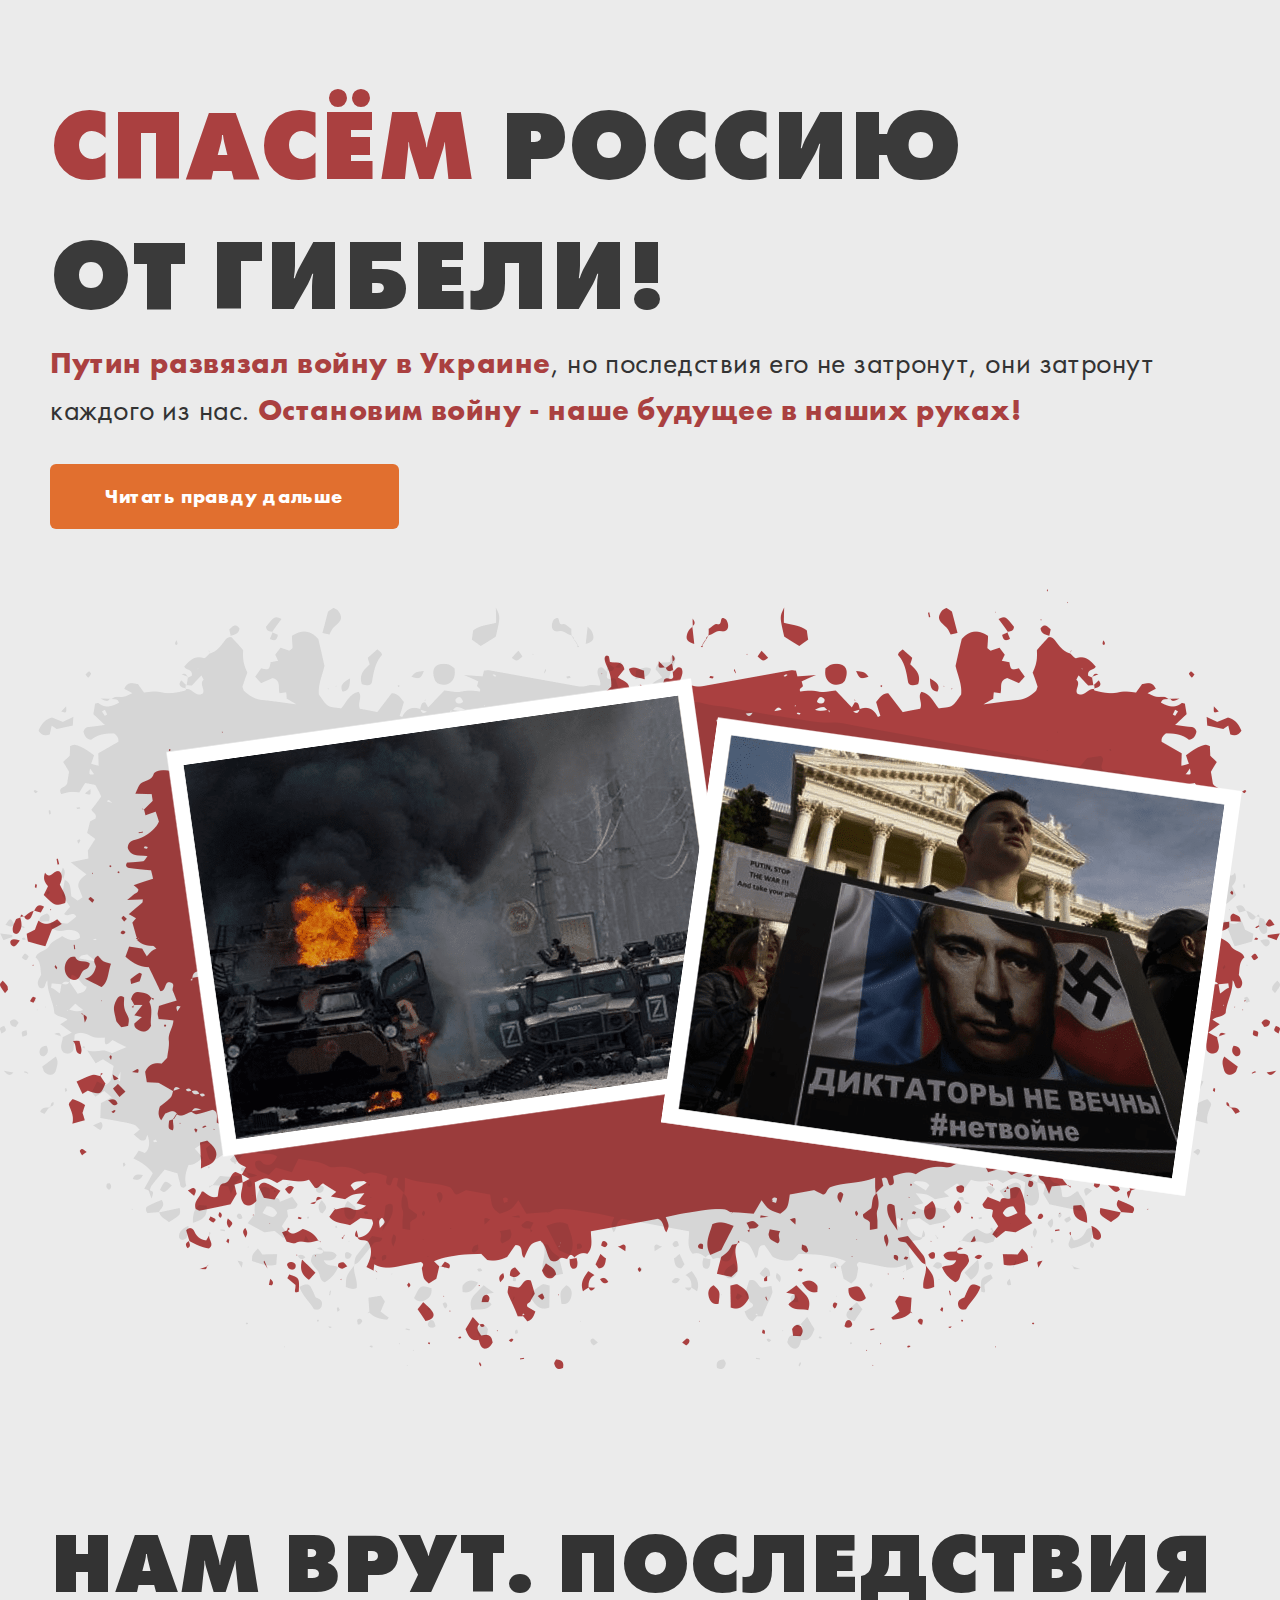
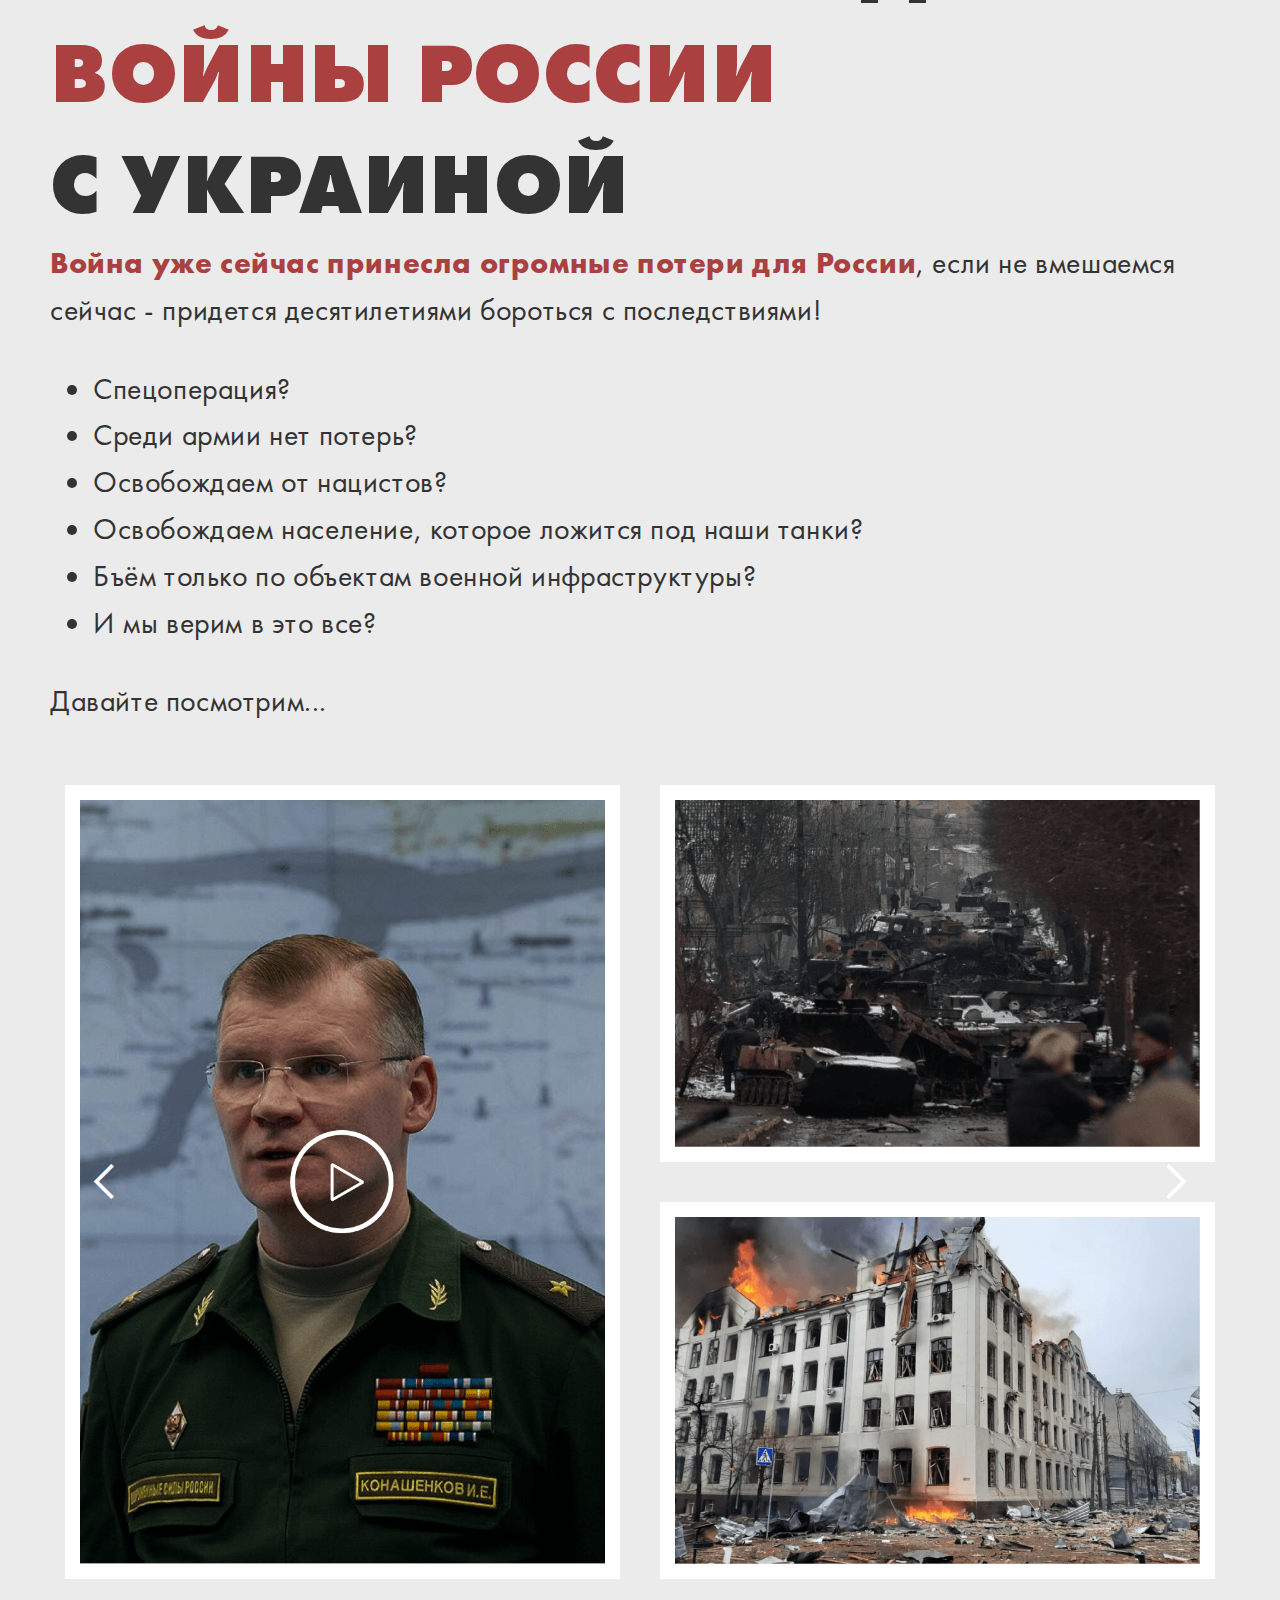
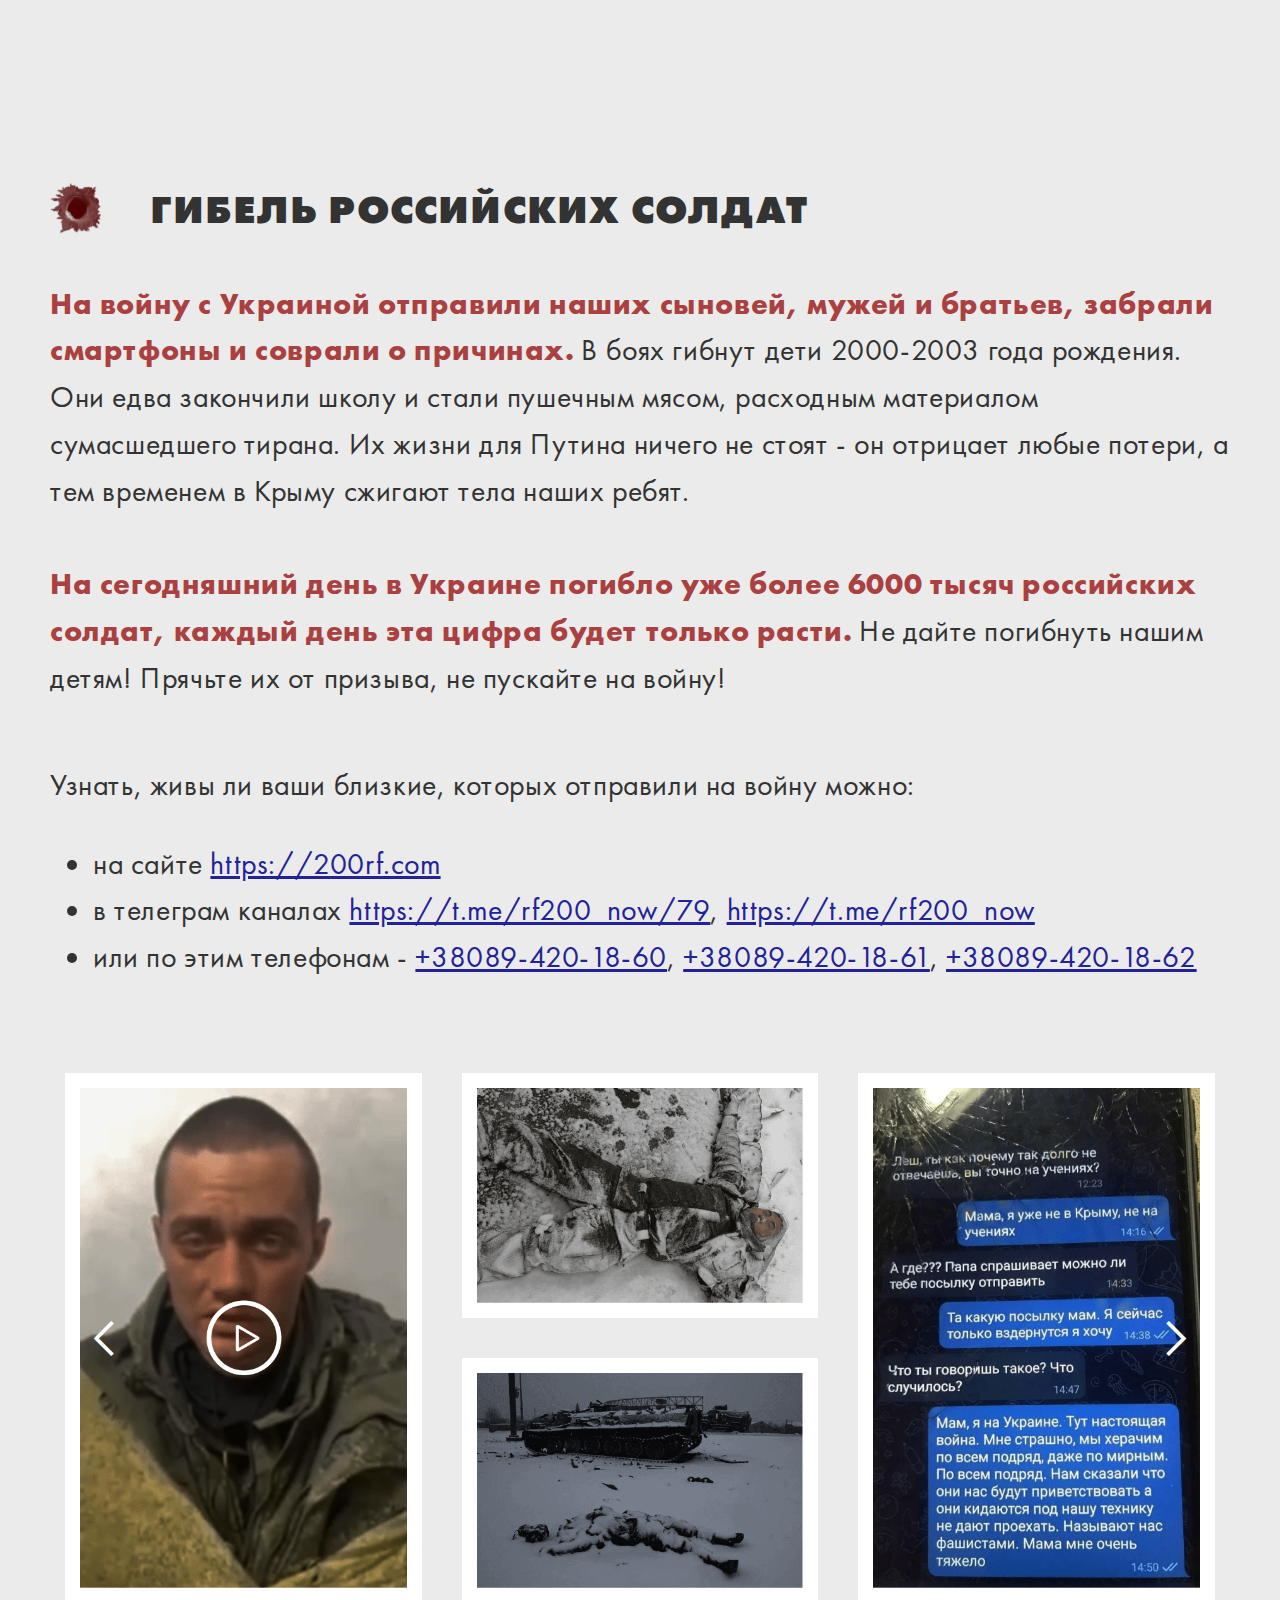
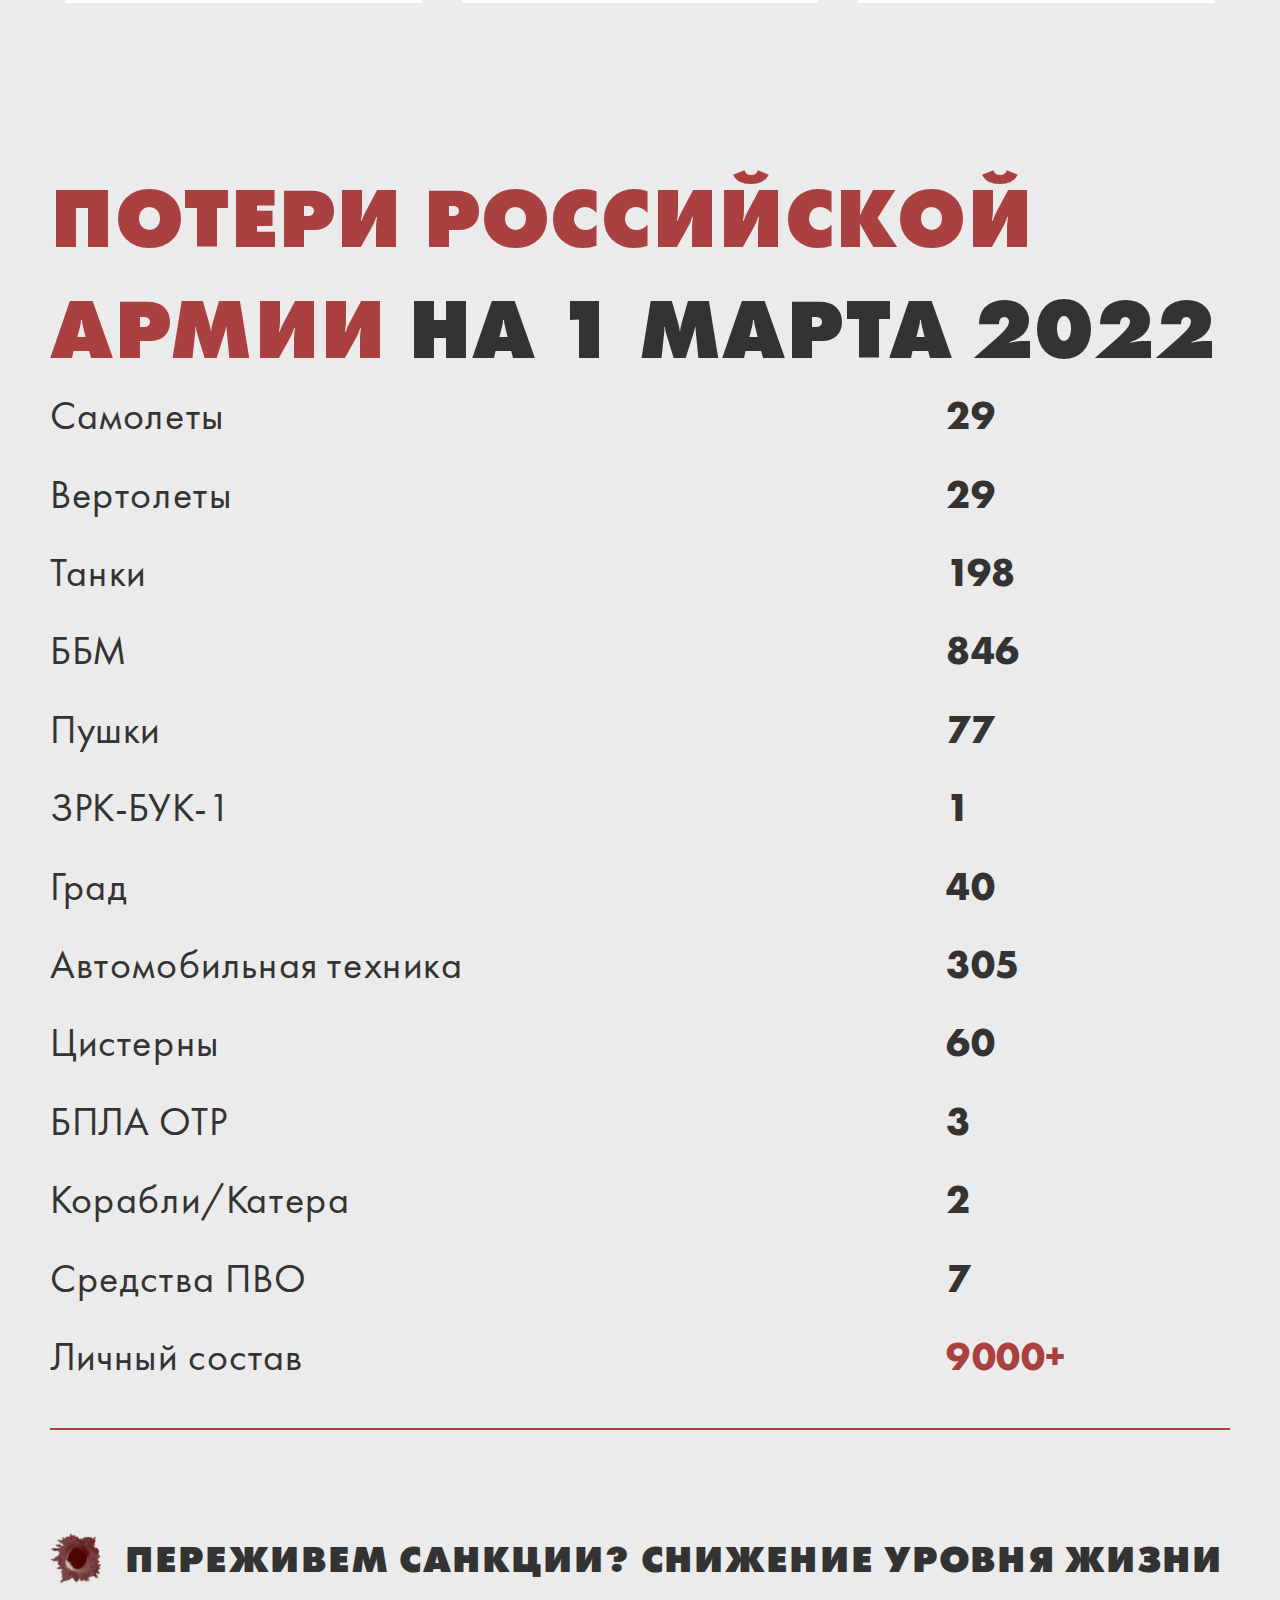
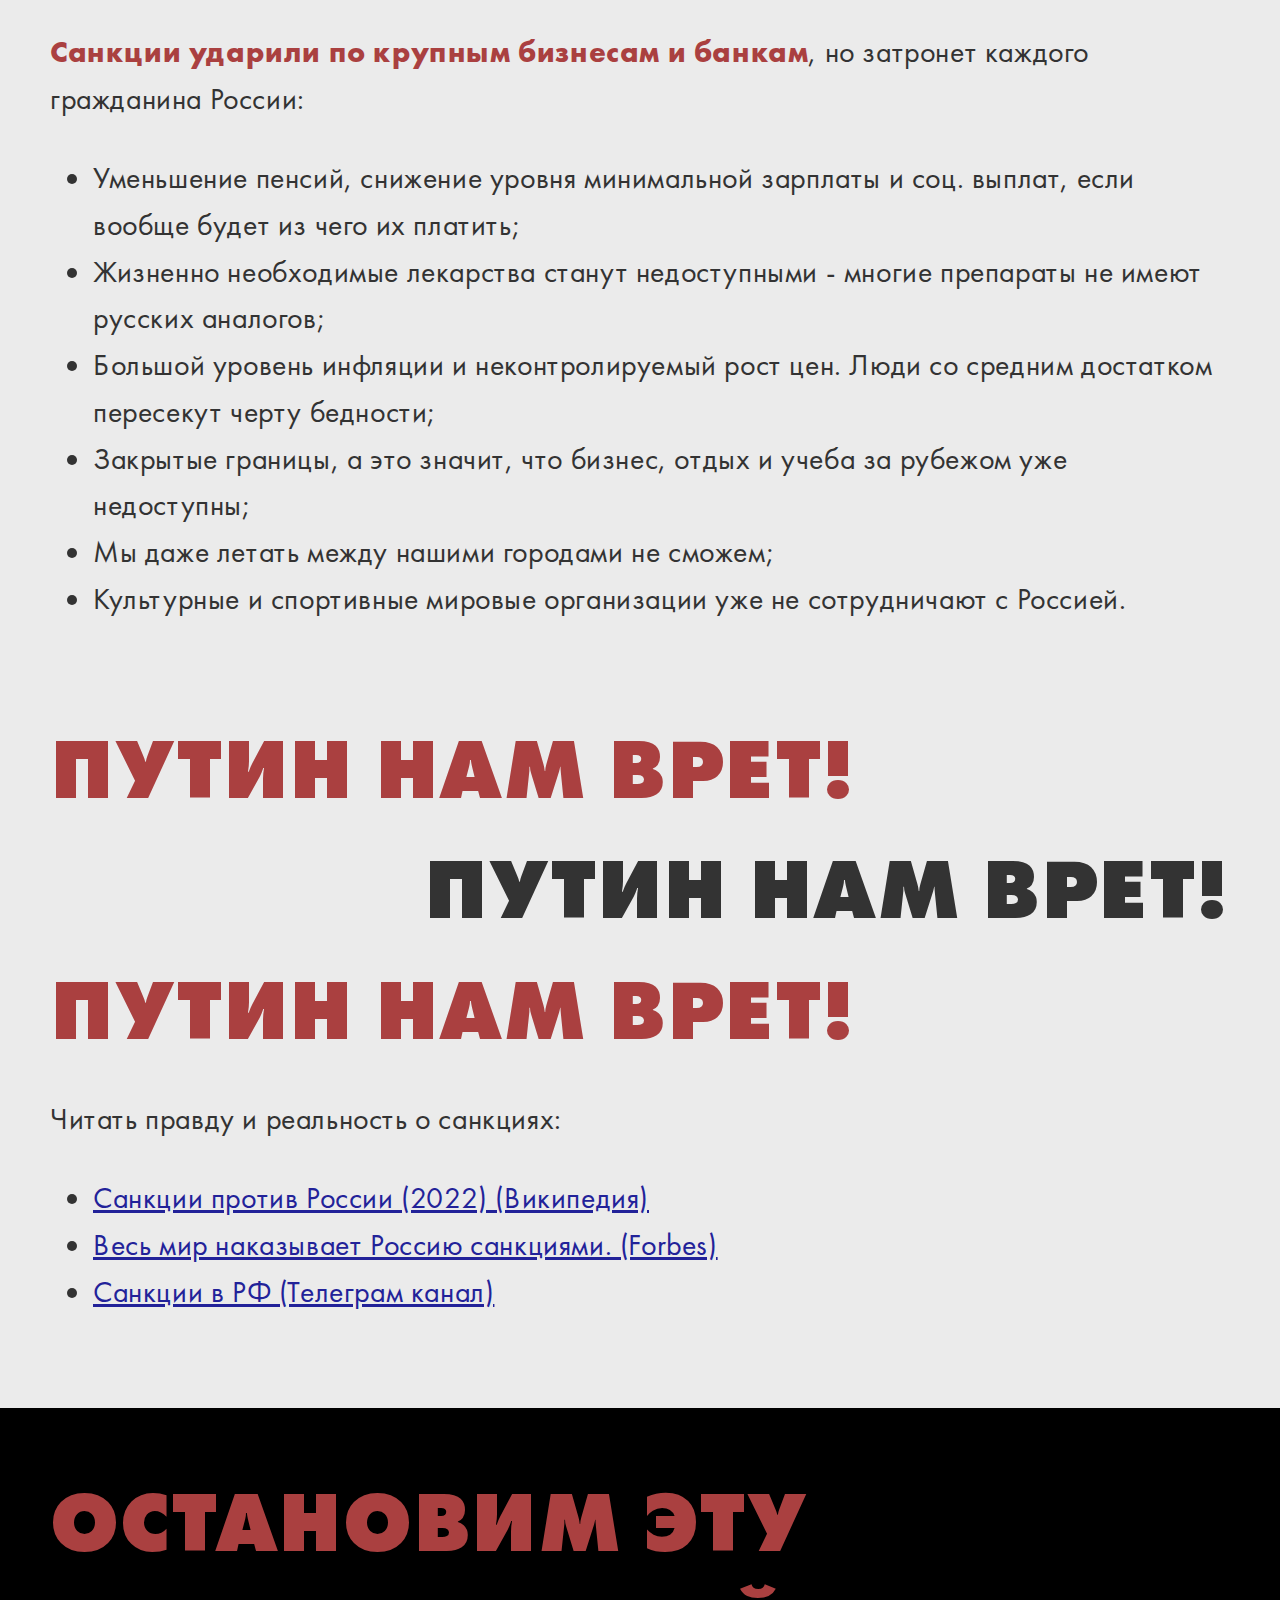
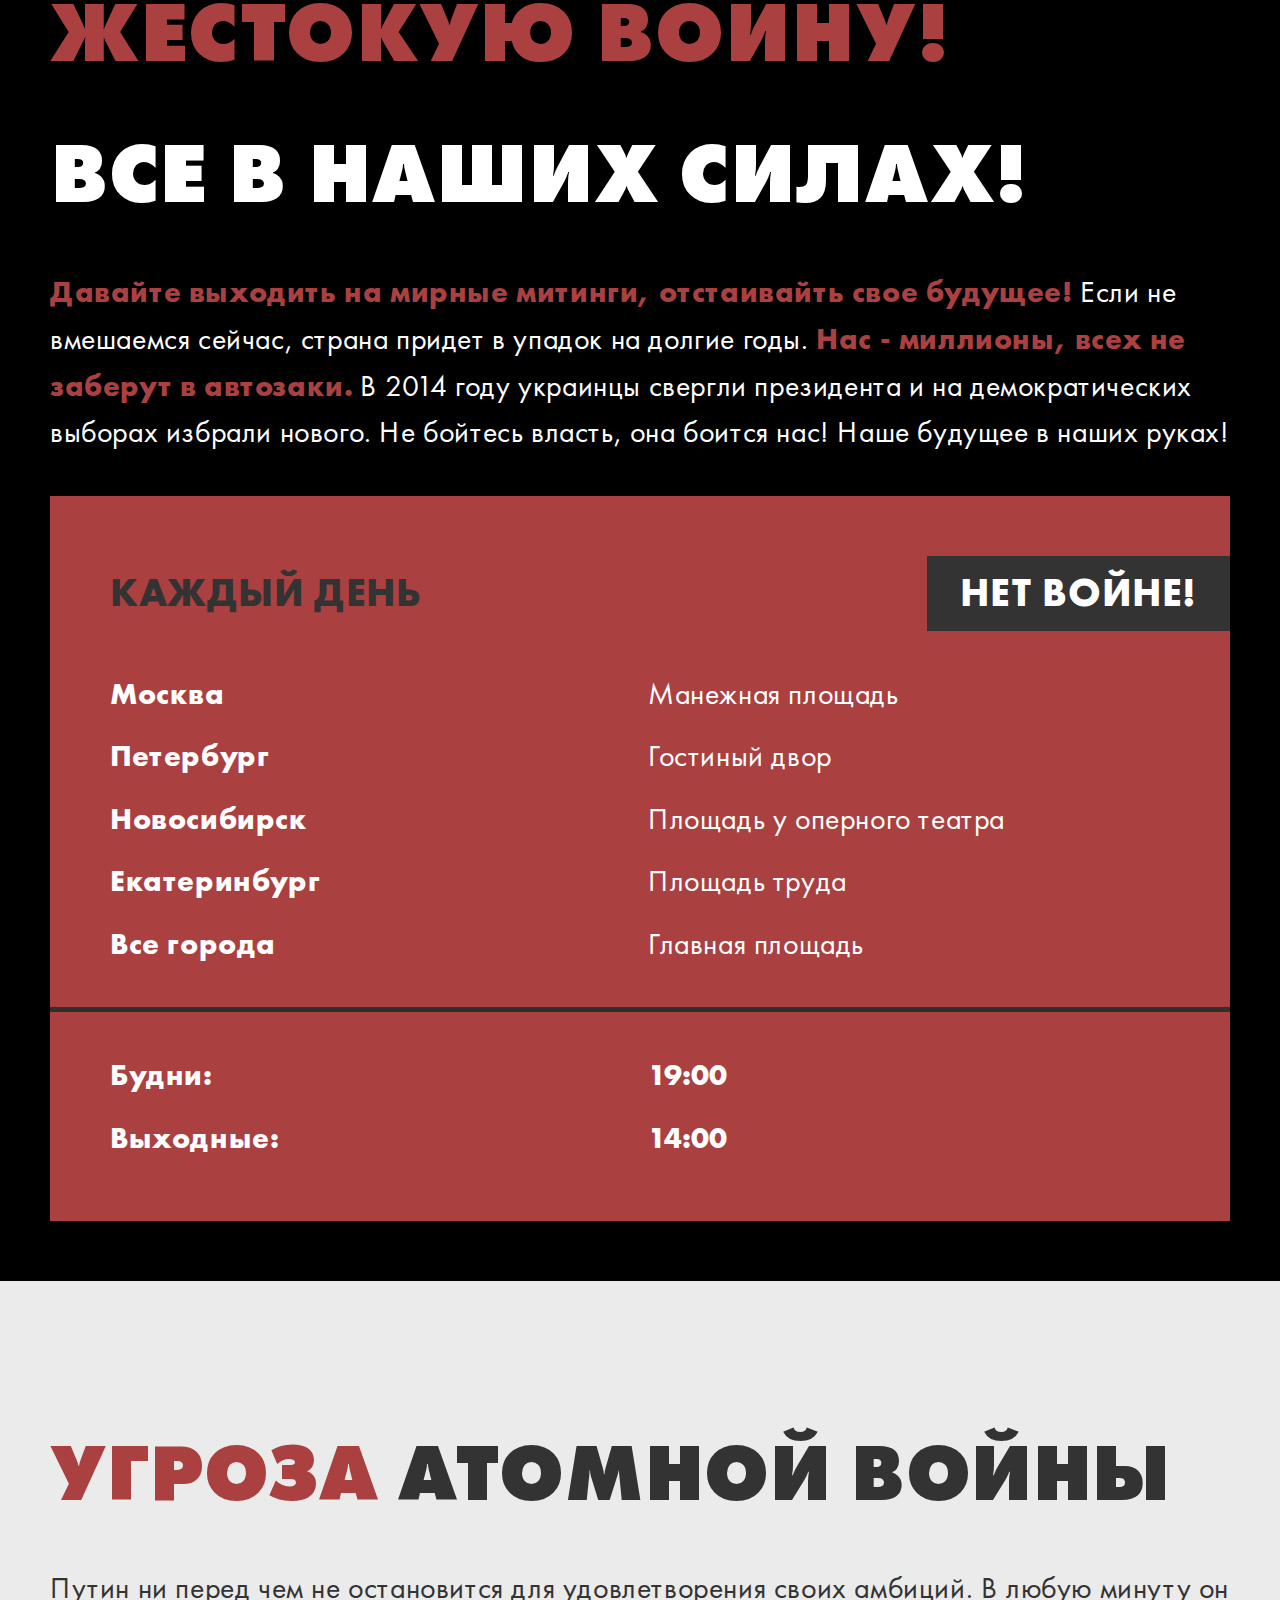
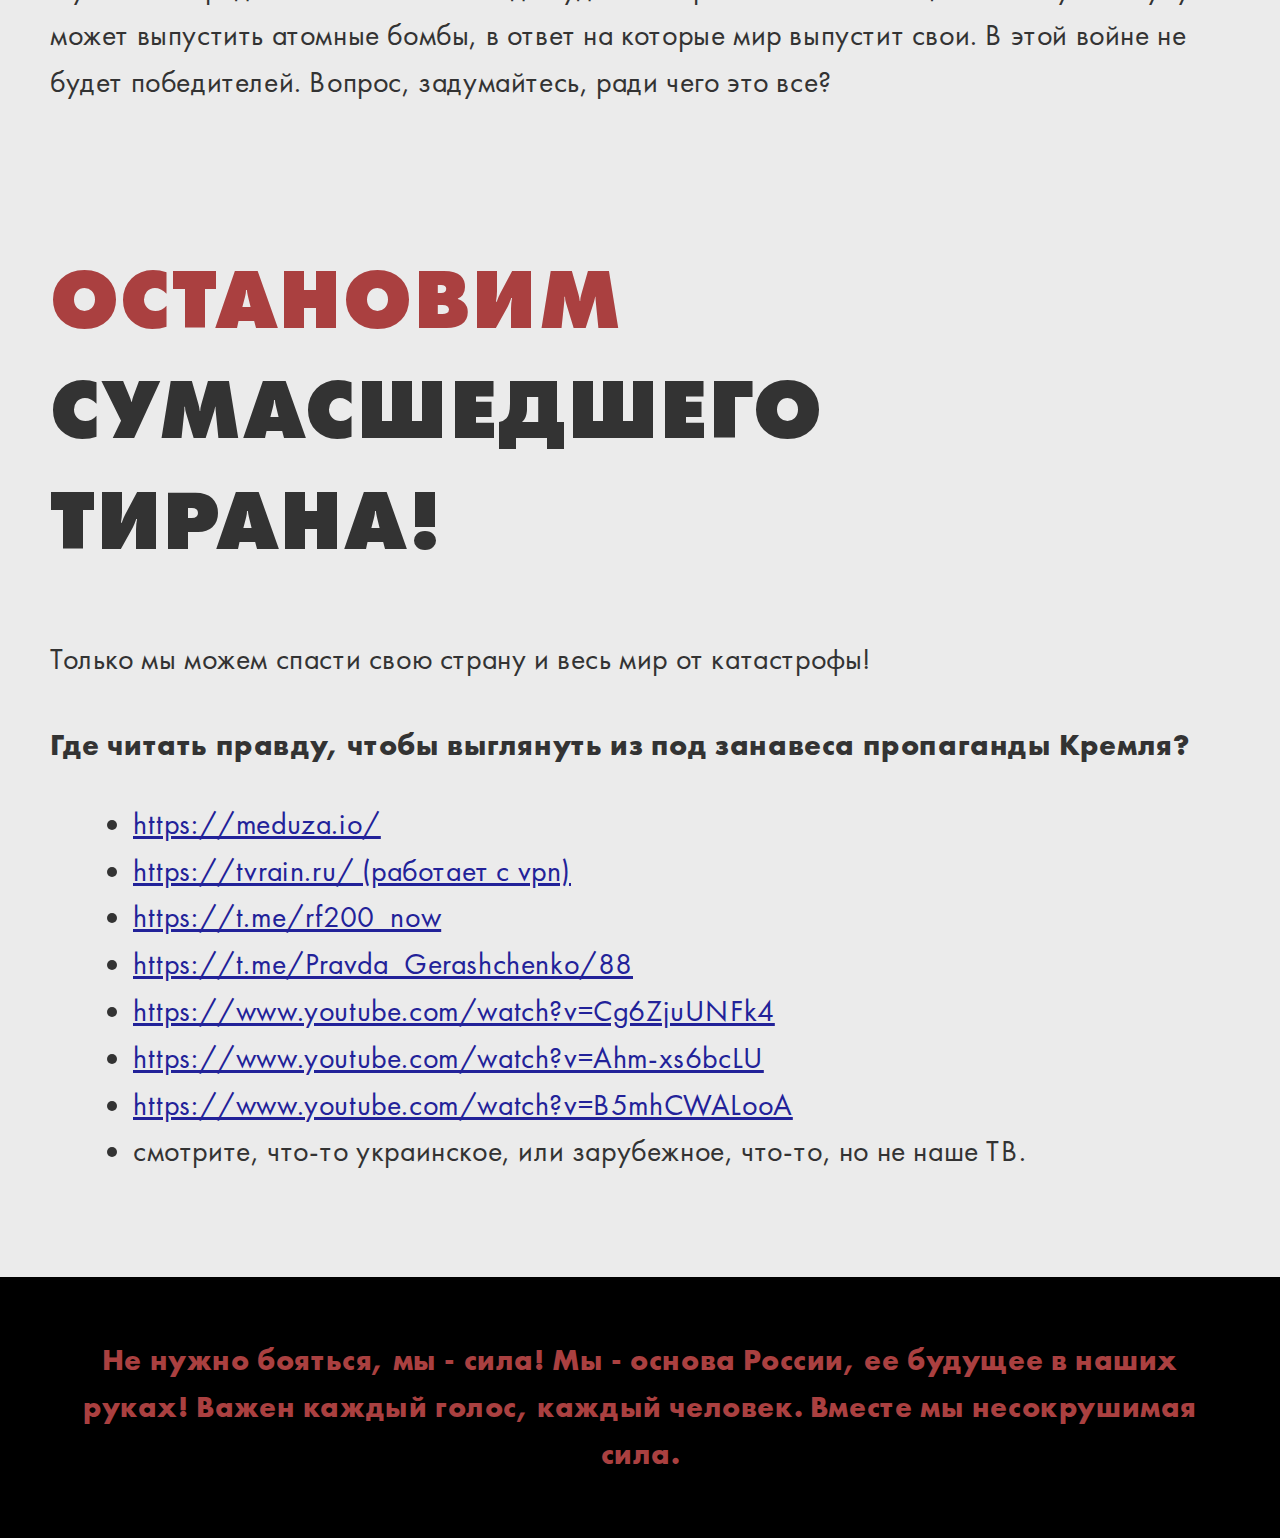
<file: index.html>
<!DOCTYPE html><!--  This site was created in Webflow. http://www.webflow.com  -->
<!--  Last Published: Thu Mar 03 2022 12:31:22 GMT+0000 (Coordinated Universal Time)  -->
<html data-wf-page="621f9b807c4278a5fb81eaf9" data-wf-site="621f9b807c4278328a81eafa">
<head>
  <meta charset="utf-8">
  <title>Спасём Россию от гибели!</title>
  <meta content="width=device-width, initial-scale=1" name="viewport">
  <meta content="Webflow" name="generator">
  <link href="css/normalize.css" rel="stylesheet" type="text/css">
  <link href="css/webflow.css" rel="stylesheet" type="text/css">
  <link href="css/howtostoprussia-ru.webflow.css" rel="stylesheet" type="text/css">
  <!-- [if lt IE 9]><script src="https://cdnjs.cloudflare.com/ajax/libs/html5shiv/3.7.3/html5shiv.min.js" type="text/javascript"></script><![endif] -->
  <script type="text/javascript">!function(o,c){var n=c.documentElement,t=" w-mod-";n.className+=t+"js",("ontouchstart"in o||o.DocumentTouch&&c instanceof DocumentTouch)&&(n.className+=t+"touch")}(window,document);</script>
  <link href="images/favicon.png" rel="shortcut icon" type="image/x-icon">
  <link href="images/webclip.png" rel="apple-touch-icon">
  <meta name="facebook-domain-verification" content="km3q55funo2dw32epkrj2sj1w4gs7p">
  <!--  Meta Pixel Code  -->
  <script>
  !function(f,b,e,v,n,t,s)
  {if(f.fbq)return;n=f.fbq=function(){n.callMethod?
  n.callMethod.apply(n,arguments):n.queue.push(arguments)};
  if(!f._fbq)f._fbq=n;n.push=n;n.loaded=!0;n.version='2.0';
  n.queue=[];t=b.createElement(e);t.async=!0;
  t.src=v;s=b.getElementsByTagName(e)[0];
  s.parentNode.insertBefore(t,s)}(window, document,'script',
  'https://connect.facebook.net/en_US/fbevents.js');
  fbq('init', '714795883263866');
  fbq('track', 'PageView');
</script>
  <noscript><img height="1" width="1" style="display:none" src="https://www.facebook.com/tr?id=714795883263866&ev=PageView&noscript=1"></noscript>
  <!--  End Meta Pixel Code  -->
  <style>
    .w-dropdown-toggle {
    white-space:normal !important;}
    </style>
</head>
<body>
  <div class="site">
    <div f_group="Главный экран блок" class="section hero wf-section">
      <a href="#top" class="up-button w-inline-block"></a>
      <div class="wrapper hero">
        <h1 f_area="Главный заголовок Н1" class="hero-heading"><span class="span-bordov">Спасём </span>Россию от гибели!</h1>
        <div class="subtittle"><span class="span-bordov">Путин развязал войну в Украине</span>, но последствия его не затронут, они затронут каждого из нас. <span class="span-bordov">Остановим войну - наше будущее в наших руках!</span></div>
        <div class="block-30h"></div>
        <a href="#anch-1" class="orange-btn w-inline-block">
          <div>Читать правду дальше</div>
        </a>
        <div class="block-60h"></div>
      </div>
      <div class="hero-contents"><img src="images/hero-bg.png" loading="lazy" sizes="100vw" srcset="images/hero-bg-p-500.png 500w, images/hero-bg-p-800.png 800w, images/hero-bg.png 2560w" alt="" class="hero-bg-img">
        <div class="hero-img-1"><img src="images/image-4.png" loading="lazy" sizes="(max-width: 767px) 100vw, (max-width: 991px) 71vw, 581.8133544921875px" srcset="images/image-4-p-500.png 500w, images/image-4.png 782w" alt="" class="hero-img"></div>
        <div class="hero-img-2"><img src="images/image-5.png" loading="lazy" sizes="(max-width: 767px) 100vw, (max-width: 991px) 71vw, 59vw" srcset="images/image-5-p-500.png 500w, images/image-5.png 752w" alt="" class="hero-img"></div>
      </div>
    </div>
    <div class="section wf-section">
      <div class="wrapper">
        <h2 f_area="Главный заголовок Н1" id="anch-1" class="heading-2">Нам врут. Последствия <span class="span-bordov">войны России </span><br>с Украиной<br></h2>
        <div class="subtittle"><span class="span-bordov">Война уже сейчас принесла огромные потери для России</span>, если не вмешаемся сейчас - придется десятилетиями бороться с последствиями!</div>
        <ul role="list" class="list">
          <li>Спецоперация?</li>
          <li>Среди армии нет потерь?</li>
          <li>Освобождаем от нацистов?</li>
          <li>Освобождаем население, которое ложится под наши танки?</li>
          <li>Бъём только по объектам военной инфраструктуры?</li>
          <li>И мы верим в это все?</li>
        </ul>
        <div class="main-text">Давайте посмотрим...</div>
        <div class="block-60h"></div>
        <div class="wrapper">
          <div data-delay="4000" data-animation="slide" class="slider w-slider" data-autoplay="false" data-easing="ease" data-hide-arrows="false" data-disable-swipe="false" data-autoplay-limit="0" data-nav-spacing="3" data-duration="500" data-infinite="true">
            <div class="mask-sl w-slider-mask">
              <div class="slide-item w-slide">
                <div class="gal-grid">
                  <div id="w-node-_063bfaad-8584-df7f-e667-fa2eab816ccb-fb81eaf9" class="link-video-div">
                    <a href="#" class="img-border _100ph w-inline-block w-lightbox"><img src="images/Group-13.png" loading="lazy" width="562" height="" alt="" class="image">
                      <script type="application/json" class="w-json">{
  "items": [
    {
      "url": "https://www.youtube.com/watch?v=Ztd5p3GHr_Y",
      "originalUrl": "https://www.youtube.com/watch?v=Ztd5p3GHr_Y",
      "width": 940,
      "height": 528,
      "thumbnailUrl": "https://i.ytimg.com/vi/Ztd5p3GHr_Y/hqdefault.jpg",
      "html": "<iframe class=\"embedly-embed\" src=\"//cdn.embedly.com/widgets/media.html?src=https%3A%2F%2Fwww.youtube.com%2Fembed%2FZtd5p3GHr_Y%3Ffeature%3Doembed&display_name=YouTube&url=https%3A%2F%2Fwww.youtube.com%2Fwatch%3Fv%3DZtd5p3GHr_Y&image=https%3A%2F%2Fi.ytimg.com%2Fvi%2FZtd5p3GHr_Y%2Fhqdefault.jpg&key=96f1f04c5f4143bcb0f2e68c87d65feb&type=text%2Fhtml&schema=youtube\" width=\"940\" height=\"528\" scrolling=\"no\" title=\"YouTube embed\" frameborder=\"0\" allow=\"autoplay; fullscreen\" allowfullscreen=\"true\"></iframe>",
      "type": "video"
    }
  ],
  "group": ""
}</script>
                    </a>
                  </div><img src="images/image-9.png" loading="lazy" id="w-node-_0ee5d1b9-eae1-b342-4d03-8fdc52315d73-fb81eaf9" sizes="(max-width: 479px) 87vw, (max-width: 767px) 92vw, 45vw" srcset="images/image-9-p-500.png 500w, images/image-9.png 884w" alt="" class="img-border _100ph"><img src="images/image-10.png" loading="lazy" id="w-node-_0ee5d1b9-eae1-b342-4d03-8fdc52315d74-fb81eaf9" alt="" class="img-border _100ph">
                </div>
              </div>
              <div class="slide-item w-slide">
                <div class="gal-grid"><img src="images/image-9-1.png" loading="lazy" id="w-node-_21d76b88-ae98-f96d-b571-b4cf0656cafa-fb81eaf9" sizes="(max-width: 479px) 87vw, (max-width: 767px) 92vw, 45vw" srcset="images/image-9-1-p-500.png 500w, images/image-9-1.png 884w" alt="" class="img-border"><img src="images/image-10-1.png" loading="lazy" id="w-node-_21d76b88-ae98-f96d-b571-b4cf0656cafb-fb81eaf9" sizes="(max-width: 479px) 87vw, (max-width: 767px) 92vw, 45vw" srcset="images/image-10-1-p-500.png 500w, images/image-10-1.png 884w" alt="" class="img-border">
                  <div id="w-node-_3f20700f-6e0b-4296-0640-a4d6f1efc063-fb81eaf9" class="link-video-div">
                    <a href="#" class="img-border _100ph w-inline-block w-lightbox"><img src="images/Group-15.png" loading="lazy" width="562" height="" srcset="images/Group-15-p-500.png 500w, images/Group-15.png 884w" sizes="(max-width: 479px) 87vw, (max-width: 767px) 90vw, (max-width: 991px) 44vw, 42vw" alt="" class="image">
                      <script type="application/json" class="w-json">{
  "items": [
    {
      "url": "https://www.youtube.com/watch?v=3Eq7qh89rgg",
      "originalUrl": "https://www.youtube.com/watch?v=3Eq7qh89rgg",
      "width": 940,
      "height": 528,
      "thumbnailUrl": "https://i.ytimg.com/vi/3Eq7qh89rgg/hqdefault.jpg",
      "html": "<iframe class=\"embedly-embed\" src=\"//cdn.embedly.com/widgets/media.html?src=https%3A%2F%2Fwww.youtube.com%2Fembed%2F3Eq7qh89rgg%3Ffeature%3Doembed&display_name=YouTube&url=https%3A%2F%2Fwww.youtube.com%2Fwatch%3Fv%3D3Eq7qh89rgg&image=https%3A%2F%2Fi.ytimg.com%2Fvi%2F3Eq7qh89rgg%2Fhqdefault.jpg&key=96f1f04c5f4143bcb0f2e68c87d65feb&type=text%2Fhtml&schema=youtube\" width=\"940\" height=\"528\" scrolling=\"no\" title=\"YouTube embed\" frameborder=\"0\" allow=\"autoplay; fullscreen\" allowfullscreen=\"true\"></iframe>",
      "type": "video"
    }
  ],
  "group": ""
}</script>
                    </a>
                  </div>
                </div>
              </div>
            </div>
            <div class="left-arrow w-slider-arrow-left">
              <div class="icon-slider w-icon-slider-left"></div>
            </div>
            <div class="right-arrow w-slider-arrow-right">
              <div class="icon-slider w-icon-slider-right"></div>
            </div>
            <div class="slide-nav w-slider-nav w-round"></div>
          </div>
        </div>
        <div class="block-40h"></div>
      </div>
    </div>
    <div class="section wf-section">
      <div class="wrapper">
        <div class="block-40h"></div>
        <div class="head-count"><img src="images/stop-war-1.png" loading="lazy" sizes="(max-width: 767px) 30px, 55px" srcset="images/stop-war-1-p-500.png 500w, images/stop-war-1.png 608w" alt="" class="shoot-drop">
          <h3 class="heading-3">Гибель российских солдат</h3>
        </div>
        <div class="block-40h"></div>
        <div class="subtittle"><span class="span-bordov">На войну с Украиной отправили наших сыновей, мужей и братьев, забрали смартфоны и соврали о причинах.</span> В боях гибнут дети 2000-2003 года рождения. Они едва закончили школу и стали пушечным мясом, расходным материалом сумасшедшего тирана. Их жизни для Путина ничего не стоят - он отрицает любые потери, а тем временем в Крыму сжигают тела наших ребят. <br><br><span class="span-bordov">На сегодняшний день в Украине погибло уже более 6000 тысяч российских солдат, каждый день эта цифра будет только расти.</span> Не дайте погибнуть нашим детям! Прячьте их от призыва, не пускайте на войну!</div>
        <div class="block-60h"></div>
        <div class="subtittle">Узнать, живы ли ваши близкие, которых отправили на войну можно:</div>
        <ul role="list" class="list">
          <li>на сайте <a href="https://200rf.com">https://200rf.com</a>
          </li>
          <li>в телеграм каналах <a href="https://t.me/rf200_now/79">https://t.me/rf200_now/79</a>, <a href="https://t.me/rf200_now">https://t.me/rf200_now</a>
          </li>
          <li>или по этим телефонам - <a href="tel:+380894201860">+38089-420-18-60</a>, <a href="tel:+380894201861">+38089-420-18-61</a>, <a href="tel:+380894201862">+38089-420-18-62</a>
          </li>
        </ul>
        <div class="block-60h"></div>
        <div class="wrapper">
          <div data-delay="4000" data-animation="slide" class="slider w-slider" data-autoplay="false" data-easing="ease" data-hide-arrows="false" data-disable-swipe="false" data-autoplay-limit="0" data-nav-spacing="3" data-duration="500" data-infinite="true">
            <div class="w-slider-mask">
              <div class="w-slide">
                <div class="gal-grid _4">
                  <div id="w-node-_988d8312-9b0f-239a-37ba-da23bc520246-fb81eaf9">
                    <a href="#" class="img-border _100ph w-inline-block w-lightbox"><img src="images/Group-14.png" loading="lazy" alt="" class="image">
                      <script type="application/json" class="w-json">{
  "items": [
    {
      "url": "https://www.youtube.com/watch?v=Xl5gZEquTe8",
      "originalUrl": "https://www.youtube.com/watch?v=Xl5gZEquTe8",
      "width": 940,
      "height": 528,
      "thumbnailUrl": "https://i.ytimg.com/vi/Xl5gZEquTe8/hqdefault.jpg",
      "html": "<iframe class=\"embedly-embed\" src=\"//cdn.embedly.com/widgets/media.html?src=https%3A%2F%2Fwww.youtube.com%2Fembed%2FXl5gZEquTe8%3Ffeature%3Doembed&display_name=YouTube&url=https%3A%2F%2Fwww.youtube.com%2Fwatch%3Fv%3DXl5gZEquTe8&image=https%3A%2F%2Fi.ytimg.com%2Fvi%2FXl5gZEquTe8%2Fhqdefault.jpg&key=96f1f04c5f4143bcb0f2e68c87d65feb&type=text%2Fhtml&schema=youtube\" width=\"940\" height=\"528\" scrolling=\"no\" title=\"YouTube embed\" frameborder=\"0\" allow=\"autoplay; fullscreen\" allowfullscreen=\"true\"></iframe>",
      "type": "video"
    }
  ],
  "group": ""
}</script>
                    </a>
                  </div><img src="images/Rectangle-4.png" loading="lazy" id="w-node-_28de90cf-b50f-a1ed-abb8-34e9f977f2d9-fb81eaf9" alt="" class="img-border"><img src="images/Rectangle-5.png" loading="lazy" id="w-node-_28de90cf-b50f-a1ed-abb8-34e9f977f2da-fb81eaf9" alt="" class="img-border"><img src="images/Rectangle-3.png" loading="lazy" id="w-node-c14fcd31-970f-6e85-b6d4-5c8841cd419a-fb81eaf9" alt="" class="img-border _100ph">
                </div>
              </div>
              <div class="w-slide">
                <div class="gal-grid _4">
                  <div id="w-node-_9935e8c9-f5de-26df-f216-bd22a87e622f-fb81eaf9">
                    <a href="#" class="img-border _100ph w-inline-block w-lightbox"><img src="images/Group-16.png" loading="lazy" alt="" class="image">
                      <script type="application/json" class="w-json">{
  "items": [
    {
      "url": "https://www.youtube.com/watch?v=Xl5gZEquTe8",
      "originalUrl": "https://www.youtube.com/watch?v=Xl5gZEquTe8",
      "width": 940,
      "height": 528,
      "thumbnailUrl": "https://i.ytimg.com/vi/Xl5gZEquTe8/hqdefault.jpg",
      "html": "<iframe class=\"embedly-embed\" src=\"//cdn.embedly.com/widgets/media.html?src=https%3A%2F%2Fwww.youtube.com%2Fembed%2FXl5gZEquTe8%3Ffeature%3Doembed&display_name=YouTube&url=https%3A%2F%2Fwww.youtube.com%2Fwatch%3Fv%3DXl5gZEquTe8&image=https%3A%2F%2Fi.ytimg.com%2Fvi%2FXl5gZEquTe8%2Fhqdefault.jpg&key=96f1f04c5f4143bcb0f2e68c87d65feb&type=text%2Fhtml&schema=youtube\" width=\"940\" height=\"528\" scrolling=\"no\" title=\"YouTube embed\" frameborder=\"0\" allow=\"autoplay; fullscreen\" allowfullscreen=\"true\"></iframe>",
      "type": "video"
    }
  ],
  "group": ""
}</script>
                    </a>
                  </div><img src="images/Rectangle-4-1.png" loading="lazy" id="w-node-_28de90cf-b50f-a1ed-abb8-34e9f977f2de-fb81eaf9" alt="" class="img-border"><img src="images/Rectangle-5-1.png" loading="lazy" id="w-node-_28de90cf-b50f-a1ed-abb8-34e9f977f2df-fb81eaf9" sizes="(max-width: 479px) 87vw, (max-width: 767px) 92vw, (max-width: 991px) 30vw, 29vw" srcset="images/Rectangle-5-1-p-500.png 500w, images/Rectangle-5-1.png 585w" alt="" class="img-border"><img src="images/Rectangle-3-1.png" loading="lazy" id="w-node-d585eed1-40aa-af50-c268-e1f96b7cef26-fb81eaf9" sizes="(max-width: 479px) 87vw, (max-width: 767px) 92vw, (max-width: 991px) 30vw, 29vw" srcset="images/Rectangle-3-1-p-500.png 500w, images/Rectangle-3-1.png 586w" alt="" class="img-border _100ph">
                </div>
              </div>
            </div>
            <div class="left-arrow w-slider-arrow-left">
              <div class="icon-slider w-icon-slider-left"></div>
            </div>
            <div class="right-arrow w-slider-arrow-right">
              <div class="icon-slider w-icon-slider-right"></div>
            </div>
            <div class="slide-nav w-slider-nav w-round"></div>
          </div>
        </div>
        <div class="block-40h"></div>
      </div>
    </div>
    <div class="section wf-section">
      <div class="wrapper">
        <h2 f_area="Главный заголовок Н1" class="heading-2"><span class="span-bordov">потери российской армии</span> на 1 марта 2022<br></h2>
        <div>
          <div class="w-layout-grid before-after-text">
            <div>
              <div class="main-text-40">Самолеты</div>
            </div>
            <div>
              <div class="main-text-40 bold">29</div>
            </div>
            <div>
              <div class="main-text-40">Вертолеты</div>
            </div>
            <div>
              <div class="main-text-40 bold">29</div>
            </div>
            <div>
              <div class="main-text-40">Танки</div>
            </div>
            <div>
              <div class="main-text-40 bold">198</div>
            </div>
            <div>
              <div class="main-text-40">ББМ</div>
            </div>
            <div>
              <div class="main-text-40 bold">846</div>
            </div>
            <div>
              <div class="main-text-40">Пушки</div>
            </div>
            <div>
              <div class="main-text-40 bold">77</div>
            </div>
            <div>
              <div class="main-text-40">ЗРК-БУК-1</div>
            </div>
            <div>
              <div class="main-text-40 bold">1</div>
            </div>
            <div>
              <div class="main-text-40">Град</div>
            </div>
            <div>
              <div class="main-text-40 bold">40</div>
            </div>
            <div>
              <div class="main-text-40">Автомобильная техника</div>
            </div>
            <div>
              <div class="main-text-40 bold">305</div>
            </div>
            <div>
              <div class="main-text-40">Цистерны</div>
            </div>
            <div>
              <div class="main-text-40 bold">60</div>
            </div>
            <div>
              <div class="main-text-40">БПЛА ОТР</div>
            </div>
            <div>
              <div class="main-text-40 bold">3</div>
            </div>
            <div>
              <div class="main-text-40">Корабли/Катера</div>
            </div>
            <div>
              <div class="main-text-40 bold">2</div>
            </div>
            <div>
              <div class="main-text-40">Средства ПВО</div>
            </div>
            <div>
              <div class="main-text-40 bold">7</div>
            </div>
            <div>
              <div class="main-text-40">Личный состав</div>
            </div>
            <div>
              <div class="main-text-40 bold"><span class="span-bordov">9000+</span></div>
            </div>
          </div>
        </div>
        <div class="block-40h"></div>
        <div class="red-divider"></div>
        <div class="block-60h"></div>
      </div>
      <div class="wrapper">
        <div class="block-40h"></div>
        <div class="head-count"><img src="images/stop-war-1.png" loading="lazy" sizes="(max-width: 767px) 30px, 55px" srcset="images/stop-war-1-p-500.png 500w, images/stop-war-1.png 608w" alt="" class="shoot-drop m-l-20">
          <h3 class="heading-3 _38">Переживем санкции? Снижение уровня жизни</h3>
        </div>
        <div class="block-40h"></div>
        <div class="subtittle"><span class="span-bordov">Санкции ударили по крупным бизнесам и банкам</span>, но затронет каждого гражданина России:</div>
        <ul role="list" class="list">
          <li>Уменьшение пенсий, снижение уровня минимальной зарплаты и соц. выплат, если вообще будет из чего их платить;</li>
          <li>Жизненно необходимые лекарства станут недоступными - многие препараты не имеют русских аналогов;</li>
          <li>Большой уровень инфляции и неконтролируемый рост цен. Люди со средним достатком пересекут черту бедности;</li>
          <li>Закрытые границы, а это значит, что бизнес, отдых и учеба за рубежом уже недоступны;</li>
          <li>Мы даже летать между нашими городами не сможем;</li>
          <li>Культурные и спортивные мировые организации уже не сотрудничают с Россией.</li>
        </ul>
        <div class="block-60h"></div>
        <div>
          <h2 f_area="Главный заголовок Н1" class="heading-2"><span class="span-bordov">Путин нам врет!</span><br></h2>
        </div>
        <div class="left-ar-count">
          <h2 f_area="Главный заголовок Н1" class="heading-2">Путин нам врет!<br></h2>
        </div>
        <div>
          <h2 f_area="Главный заголовок Н1" class="heading-2"><span class="span-bordov">Путин нам врет!</span><br></h2>
        </div>
        <div class="block-30h"></div>
        <div class="subtittle">Читать правду и реальность о санкциях:</div>
        <ul role="list" class="list">
          <li>
            <a href="https://bit.ly/35NZ1yk">Санкции против России (2022) (Википедия)<br></a>
          </li>
          <li>
            <a href="https://forbes.ua/ru/inside/ves-svit-karae-rosiyu-sanktsiyam-os-ikh-povniy-spisok-onovlyuetsya-28022022-4001">Весь мир наказывает Россию санкциями. (Forbes)</a>
          </li>
          <li>
            <a href="https://t.me/RUSanctions">Санкции в РФ (Телеграм канал)</a>
          </li>
        </ul>
      </div>
    </div>
    <div class="section dark wf-section">
      <div class="wrapper">
        <h2 f_area="Главный заголовок Н1" class="heading-2"><span class="span-bordov">Остановим эту<br>жестокую войну!</span><br></h2>
        <div class="block-30h"></div>
        <h2 f_area="Главный заголовок Н1" class="heading-2">Все в наших силах!<br></h2>
        <div class="block-40h"></div>
        <div class="subtittle"><span class="span-bordov">Давайте выходить на мирные митинги, отстаивайть свое будущее!</span> Если не вмешаемся сейчас, страна придет в упадок на долгие годы. <span class="span-bordov regular">Нас - миллионы, всех не заберут в автозаки.</span> В 2014 году украинцы свергли президента и на демократических выборах избрали нового. Не бойтесь власть, она боится нас! Наше будущее в наших руках!</div>
        <div class="block-40h"></div>
        <div class="red-wrap">
          <div class="top-red-coun">
            <div class="main-text-40 bold">КАЖДЫЙ ДЕНЬ</div>
            <div class="top-red-colum-right">
              <div class="main-text-40 bold">НЕТ ВОЙНЕ!</div>
            </div>
          </div>
          <div class="w-layout-grid before-after-text-red">
            <div id="w-node-c322b32f-ddb4-0ca6-b676-f85aae2d1de5-fb81eaf9">Москва</div>
            <div id="w-node-_2c550fcd-9fb3-0977-2665-5378344b15db-fb81eaf9" class="main-text">Манежная площадь</div>
            <div id="w-node-_8b67ab40-bcf9-045b-ca0f-39354fdefdd3-fb81eaf9">Петербург</div>
            <div id="w-node-e1d13365-5ba8-3dce-404b-c0a68284b4ca-fb81eaf9" class="main-text">Гостиный двор</div>
            <div id="w-node-_17d93e05-5c51-3623-976f-0fd4562566be-fb81eaf9">Новосибирск</div>
            <div id="w-node-_4d090dad-4ee3-db45-30aa-05ba80e04004-fb81eaf9" class="main-text">Площадь у оперного театра</div>
            <div id="w-node-_666ab838-f570-46a3-d1ee-e7e933fad48b-fb81eaf9">Екатеринбург</div>
            <div id="w-node-bdcb2ed3-de95-107f-0536-ec7f0e6693e5-fb81eaf9" class="main-text">Площадь труда</div>
            <div id="w-node-e71939d3-8071-fc26-d913-c1841251af63-fb81eaf9">Все города</div>
            <div id="w-node-a9a3f0fb-e44f-f3b8-db03-cd36c04e1cd4-fb81eaf9" class="main-text">Главная площадь</div>
          </div>
          <div class="divider-black"></div>
          <div class="w-layout-grid before-after-text-red">
            <div id="w-node-_79d940ba-04e6-3d18-8487-3645979cc1d1-fb81eaf9">Будни:</div>
            <div id="w-node-_79d940ba-04e6-3d18-8487-3645979cc1d3-fb81eaf9">19:00</div>
            <div id="w-node-_79d940ba-04e6-3d18-8487-3645979cc1d5-fb81eaf9">Выходные:</div>
            <div id="w-node-_79d940ba-04e6-3d18-8487-3645979cc1d7-fb81eaf9">14:00</div>
          </div>
        </div>
      </div>
    </div>
    <div class="section wf-section">
      <div class="block-40h"></div>
      <div class="block-40h"></div>
      <div class="wrapper">
        <h2 f_area="Главный заголовок Н1" class="heading-2 _80"><span class="span-bordov">Угроза</span> атомной войны<br></h2>
        <div class="block-40h"></div>
        <div class="subtittle">Путин ни перед чем не остановится для удовлетворения своих амбиций. В любую минуту он может выпустить атомные бомбы, в ответ на которые мир выпустит свои. В этой войне не будет победителей. Вопрос, задумайтесь, ради чего это все?</div>
        <div class="block-40h"></div>
        <div class="block-40h"></div>
      </div>
      <div class="wrapper">
        <div class="columns-2"><img src="images/paint.png" loading="lazy" id="w-node-_0b563959-52ac-bcb4-a7d4-81ad2d401842-fb81eaf9" sizes="(max-width: 479px) 94vw, (max-width: 767px) 96vw, 97vw" srcset="images/paint-p-500.png 500w, images/paint.png 1638w" alt="" class="paint-img">
          <h2 f_area="Главный заголовок Н1" class="heading-2 rel"><span class="span-bordov">Остановим<br></span>сумасшедшего тирана!</h2><img src="images/palec.png" loading="lazy" sizes="(max-width: 767px) 94vw, (max-width: 991px) 37vw, 23vw" srcset="images/palec-p-500.png 500w, images/palec.png 720w" alt="" class="occupant-img rel">
        </div>
        <div class="subtittle">Только мы можем спасти свою страну и весь мир от катастрофы!</div>
        <div class="block-40h"></div>
        <div class="main-text bold">Где читать правду, чтобы выглянуть из под занавеса пропаганды Кремля?</div>
        <div class="rich-text-block list w-richtext">
          <ul role="list">
            <li>
              <a href="https://meduza.io/">https://meduza.io/</a>
            </li>
            <li>
              <a href="https://tvrain.ru/ (работает с vpn)">https://tvrain.ru/ (работает с vpn)</a>
            </li>
            <li>
              <a href="https://t.me/rf200_now">https://t.me/rf200_now</a>
            </li>
            <li>
              <a href="https://t.me/Pravda_Gerashchenko/88">https://t.me/Pravda_Gerashchenko/88</a>
            </li>
            <li>
              <a href="https://www.youtube.com/watch?v=Cg6ZjuUNFk4">https://www.youtube.com/watch?v=Cg6ZjuUNFk4</a>
            </li>
            <li>
              <a href="https://www.youtube.com/watch?v=Ahm-xs6bcLU">https://www.youtube.com/watch?v=Ahm-xs6bcLU</a>
            </li>
            <li>
              <a href="https://www.youtube.com/watch?v=B5mhCWALooA">https://www.youtube.com/watch?v=B5mhCWALooA</a>
            </li>
            <li>смотрите, что-то украинское, или зарубежное, что-то, но не наше ТВ.</li>
          </ul>
        </div>
      </div>
    </div>
    <div class="section dark wf-section">
      <div class="wrapper">
        <div class="subtittle center"><span class="span-bordov">Не нужно бояться, мы - сила! Мы - основа России, ее будущее в наших руках! Важен каждый голос, каждый человек. Вместе мы несокрушимая сила.</span></div>
      </div>
    </div>
  </div>
  <script src="https://d3e54v103j8qbb.cloudfront.net/js/jquery-3.5.1.min.dc5e7f18c8.js?site=621f9b807c4278328a81eafa" type="text/javascript" integrity="sha256-9/aliU8dGd2tb6OSsuzixeV4y/faTqgFtohetphbbj0=" crossorigin="anonymous"></script>
  <script src="js/webflow.js" type="text/javascript"></script>
  <!-- [if lte IE 9]><script src="https://cdnjs.cloudflare.com/ajax/libs/placeholders/3.0.2/placeholders.min.js"></script><![endif] -->
</body>
</html>
</file>
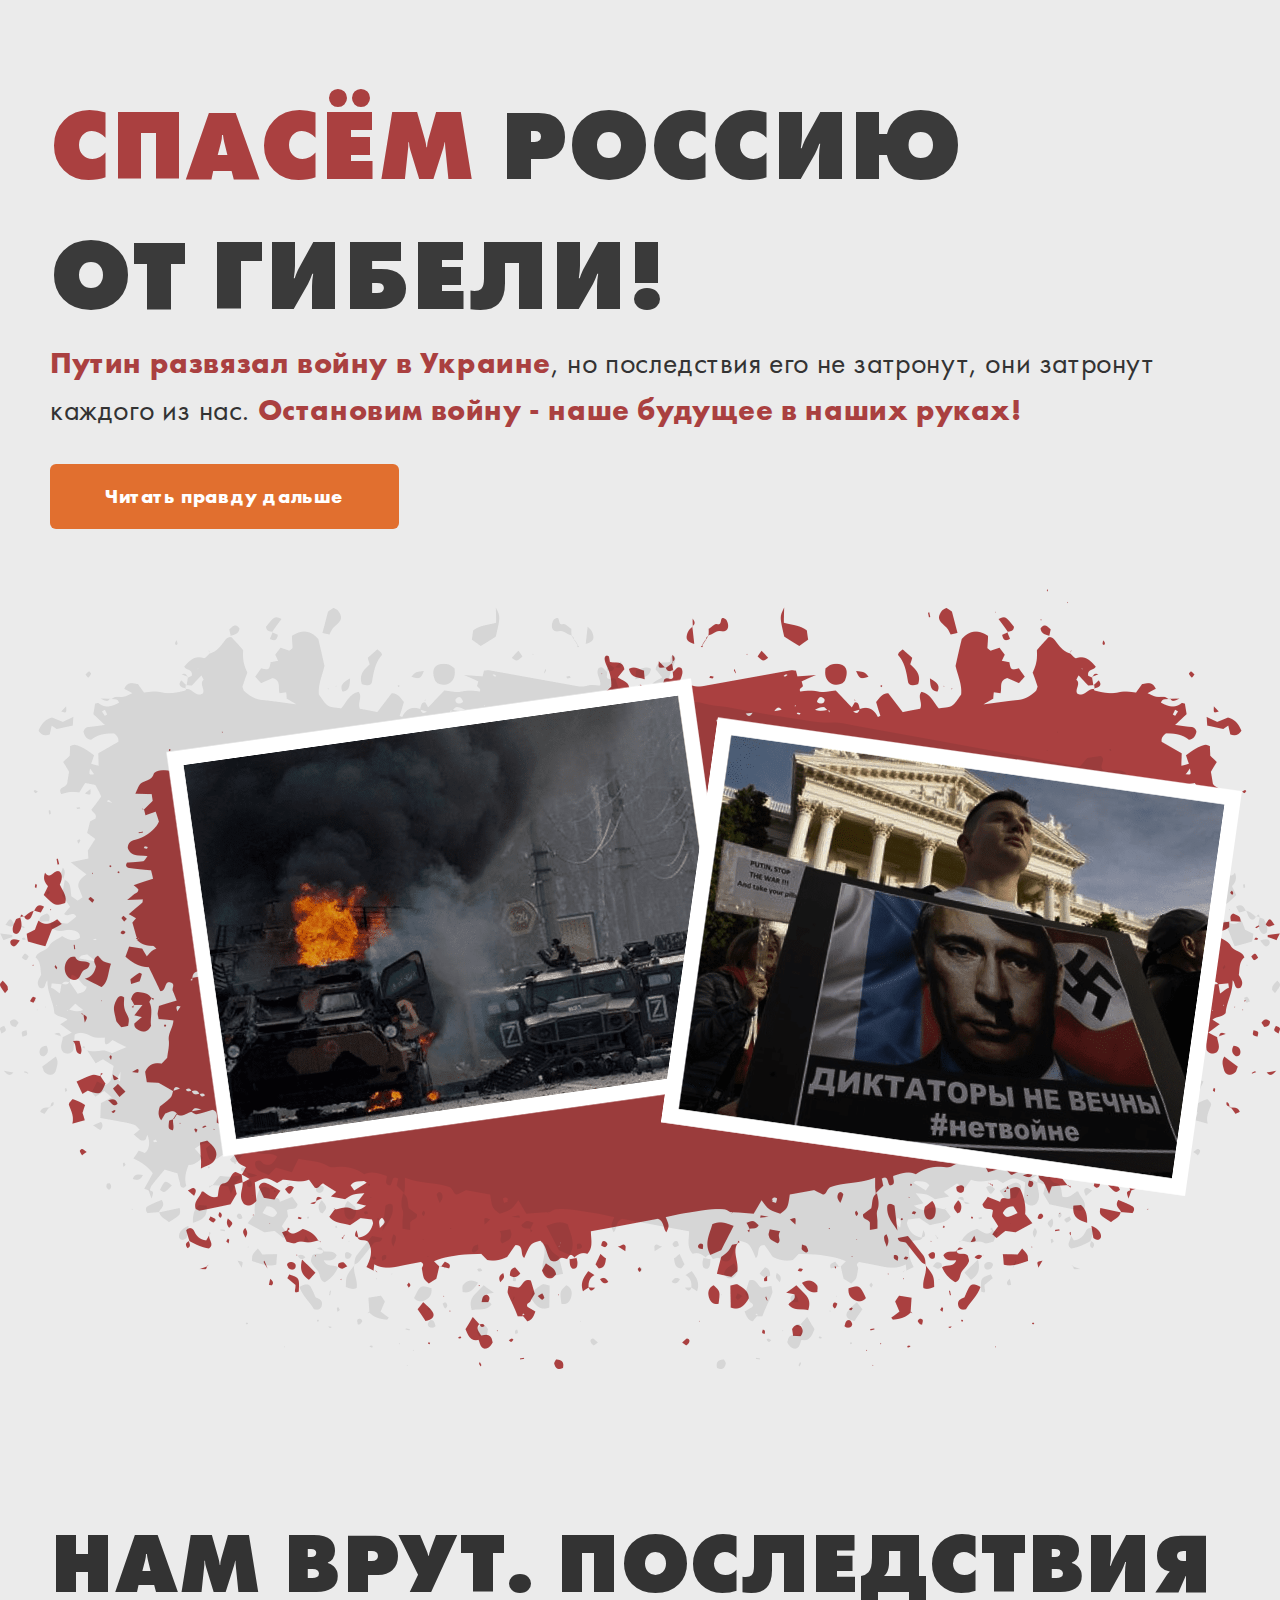
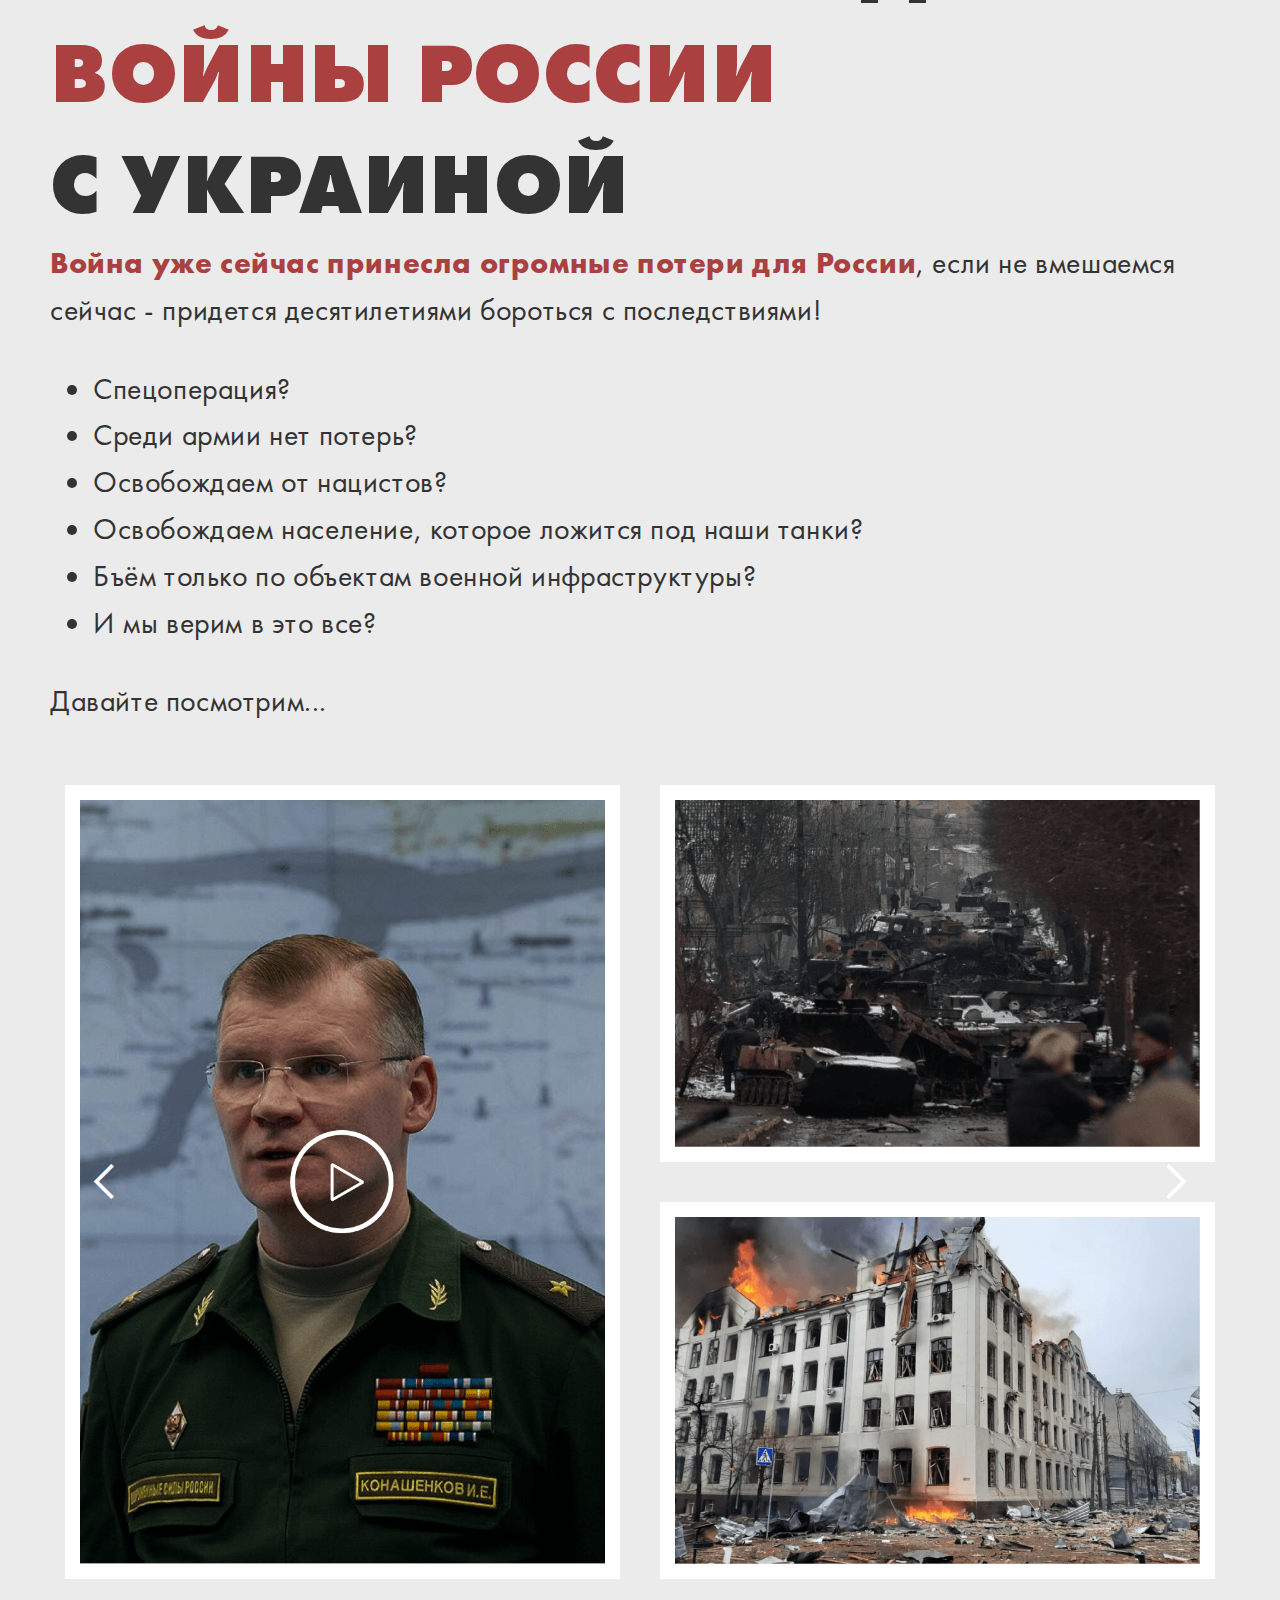
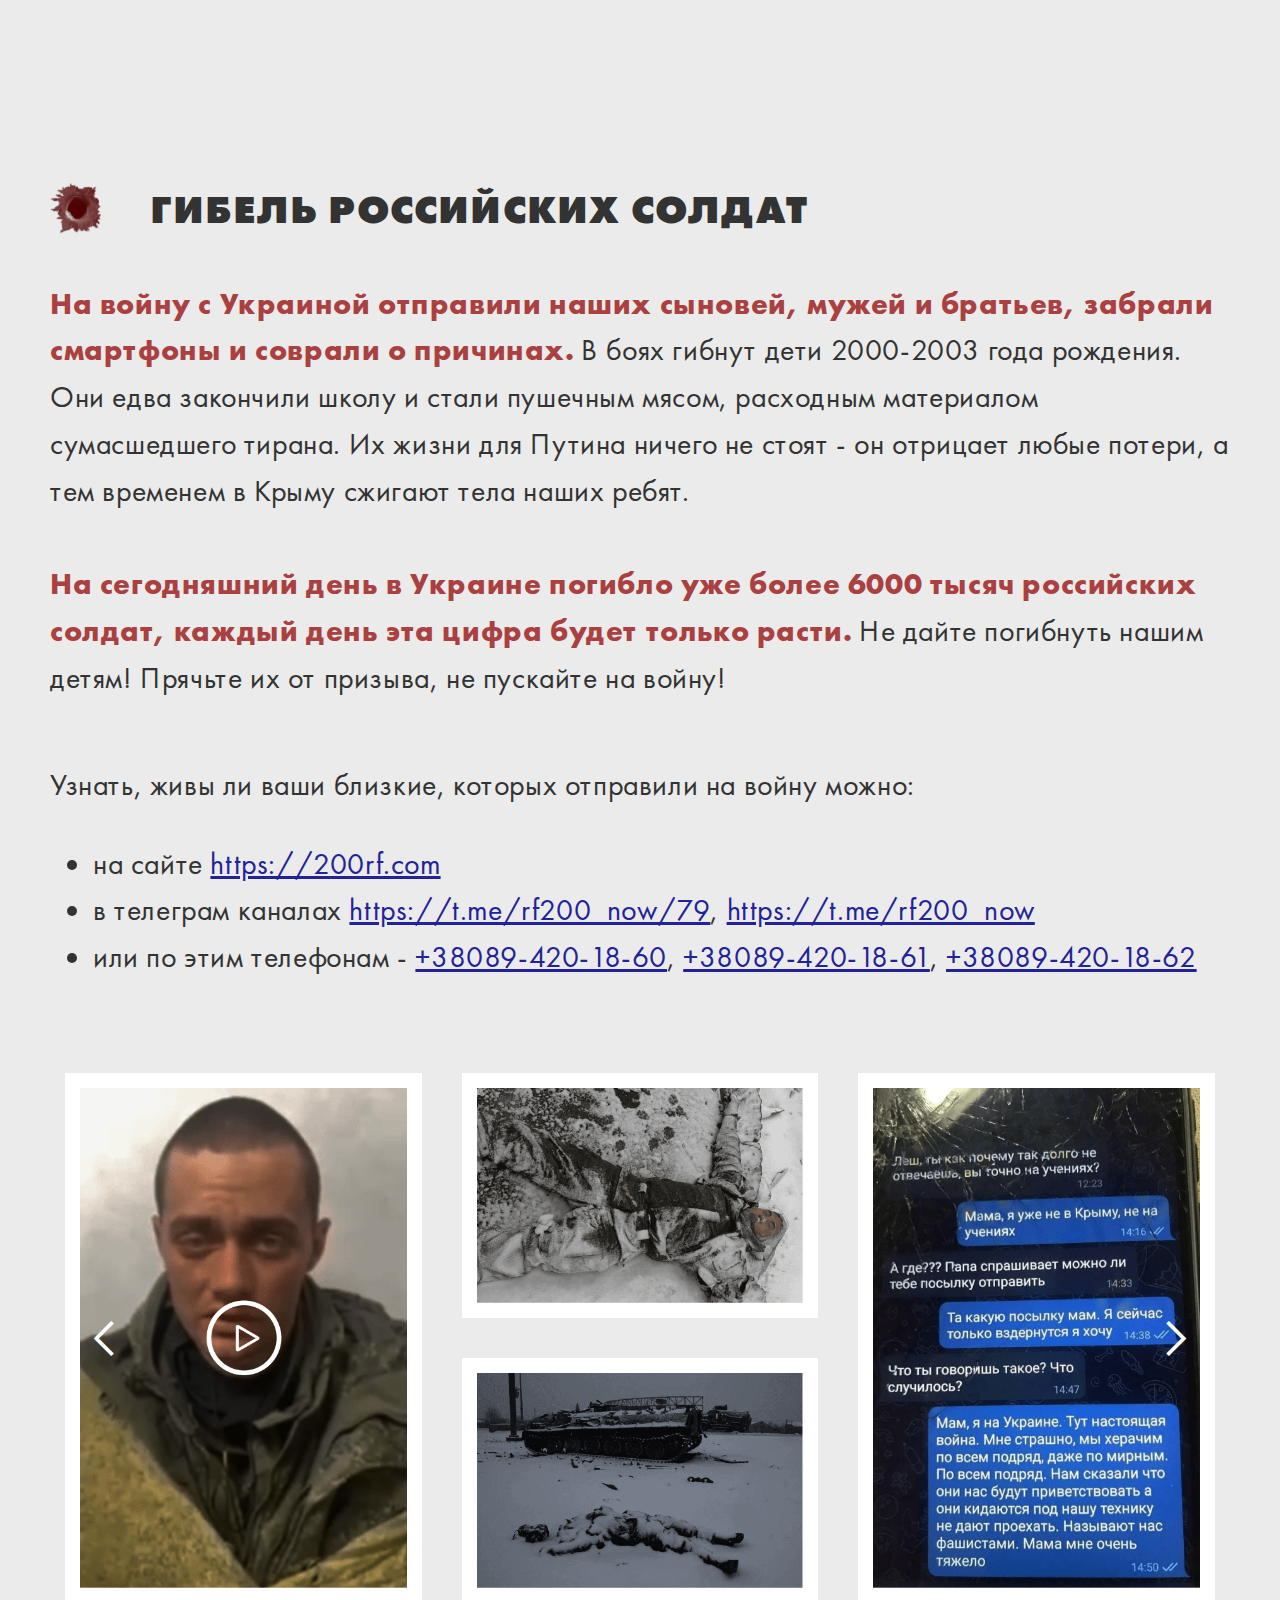
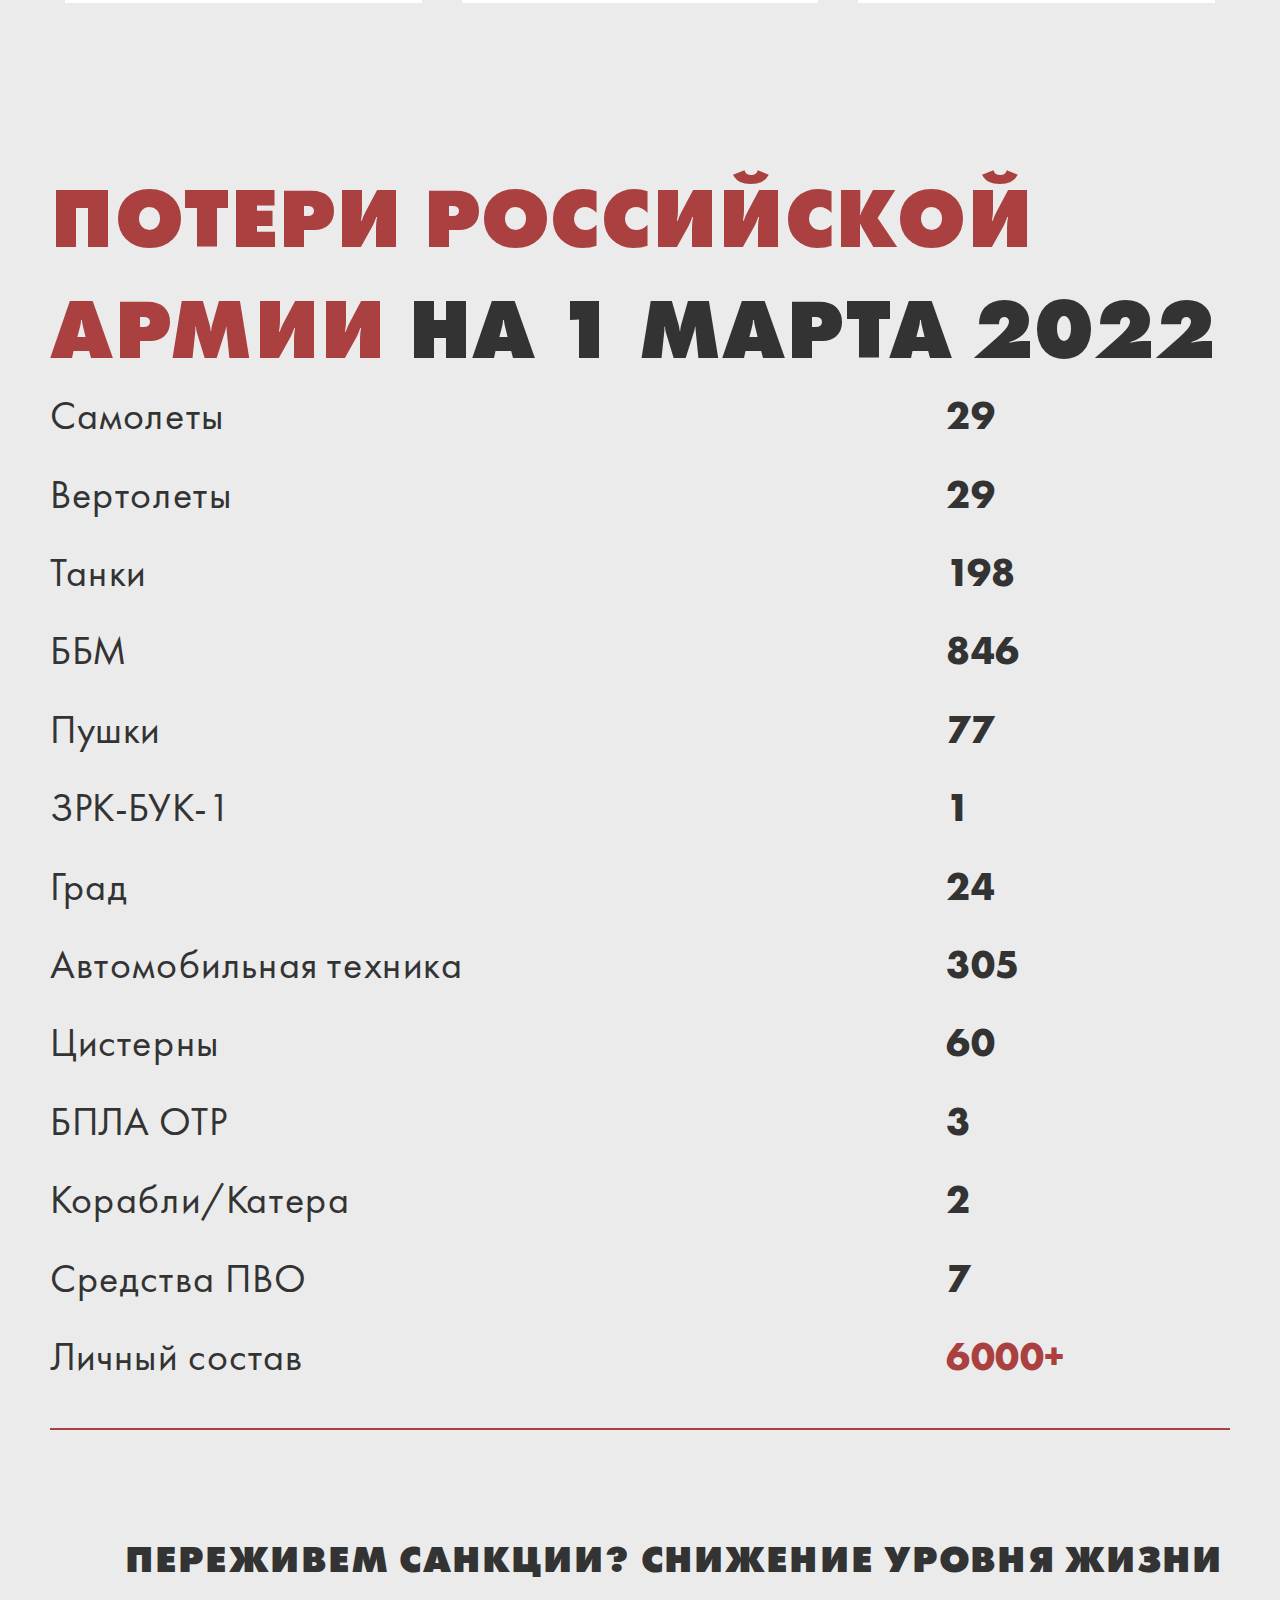
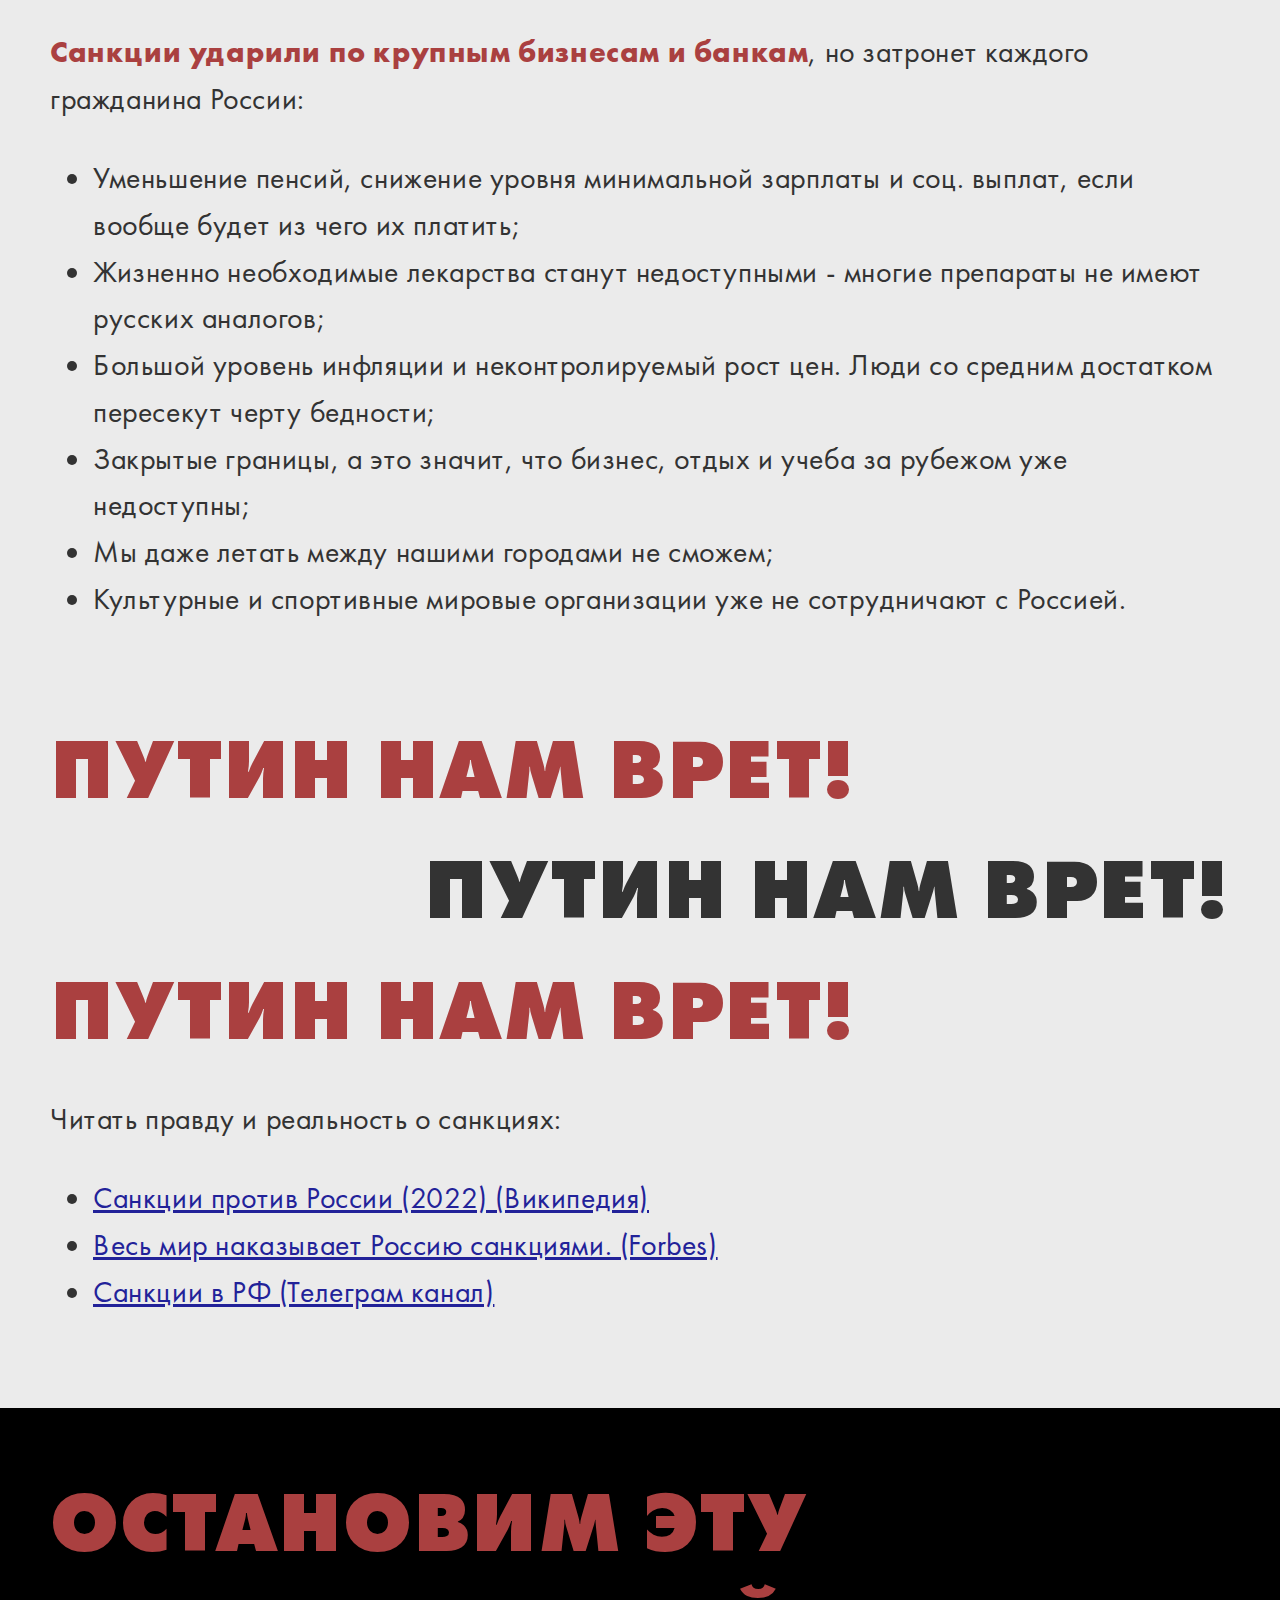
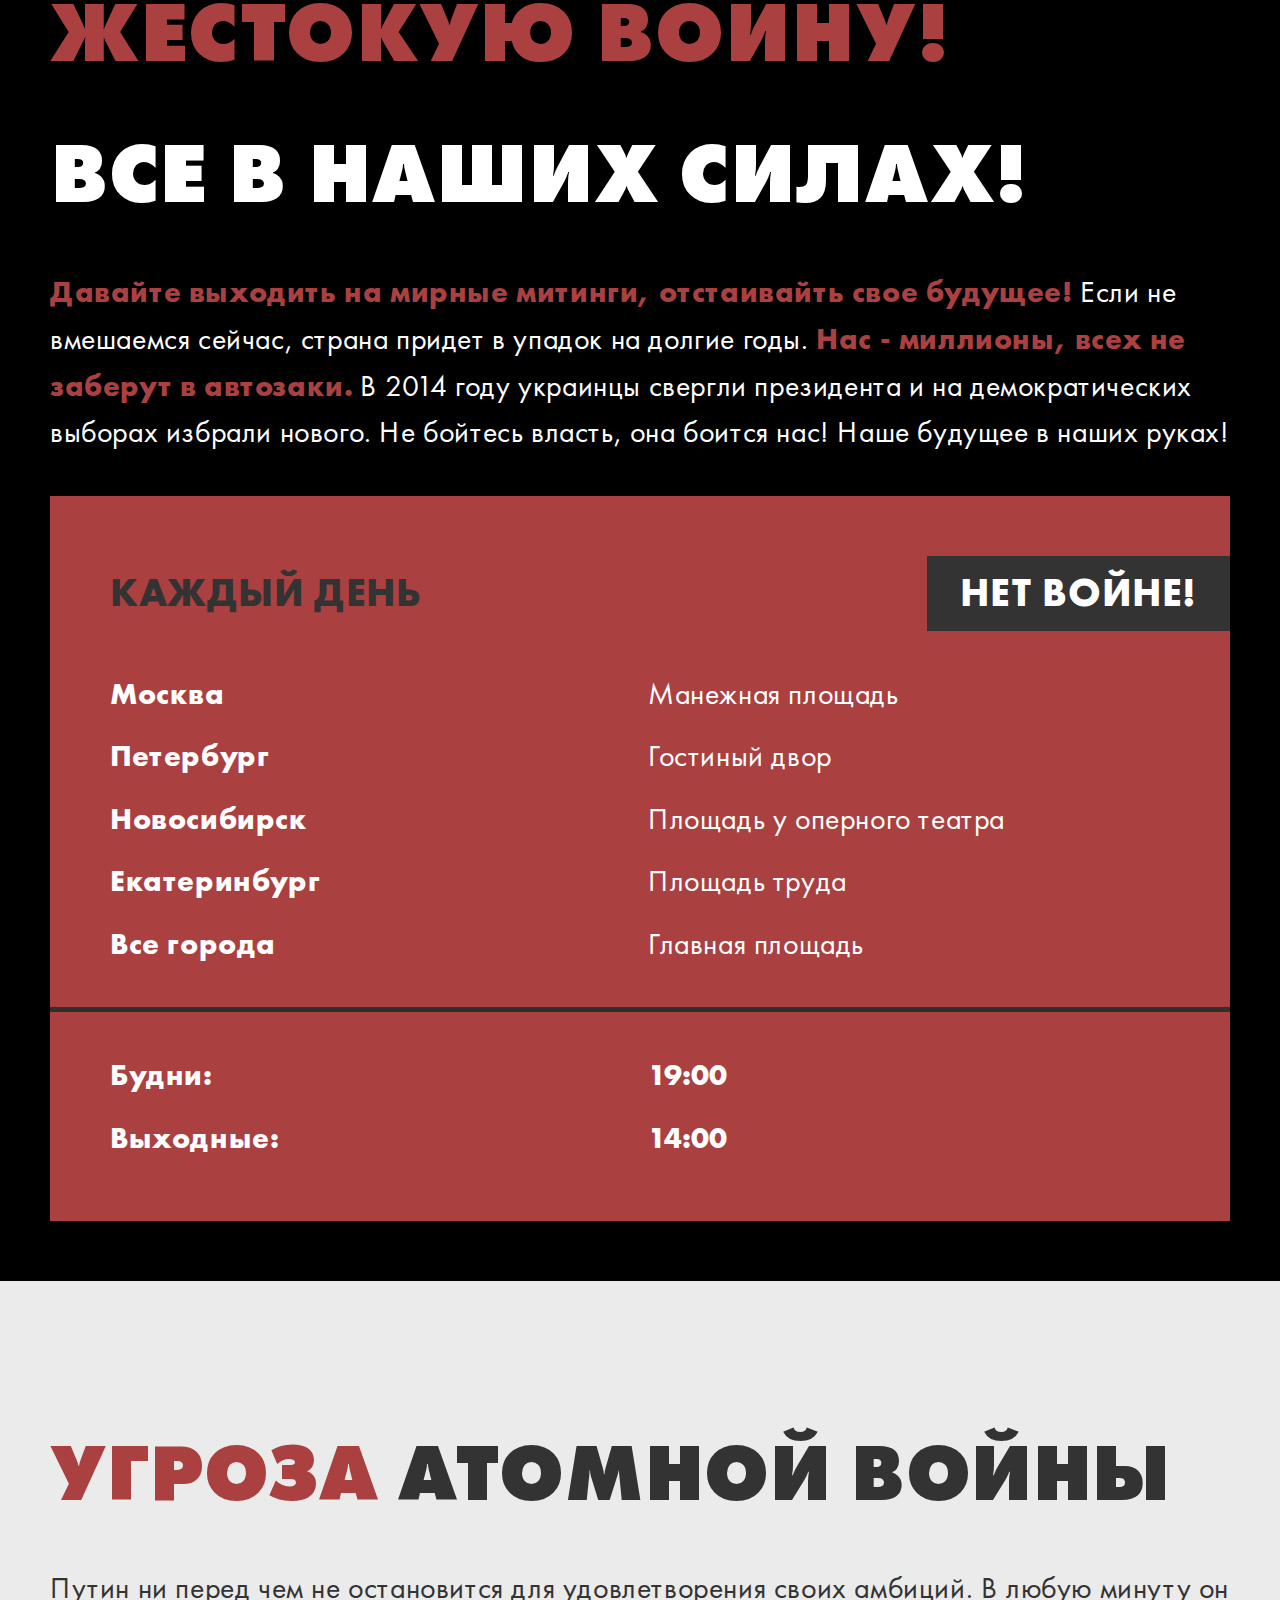
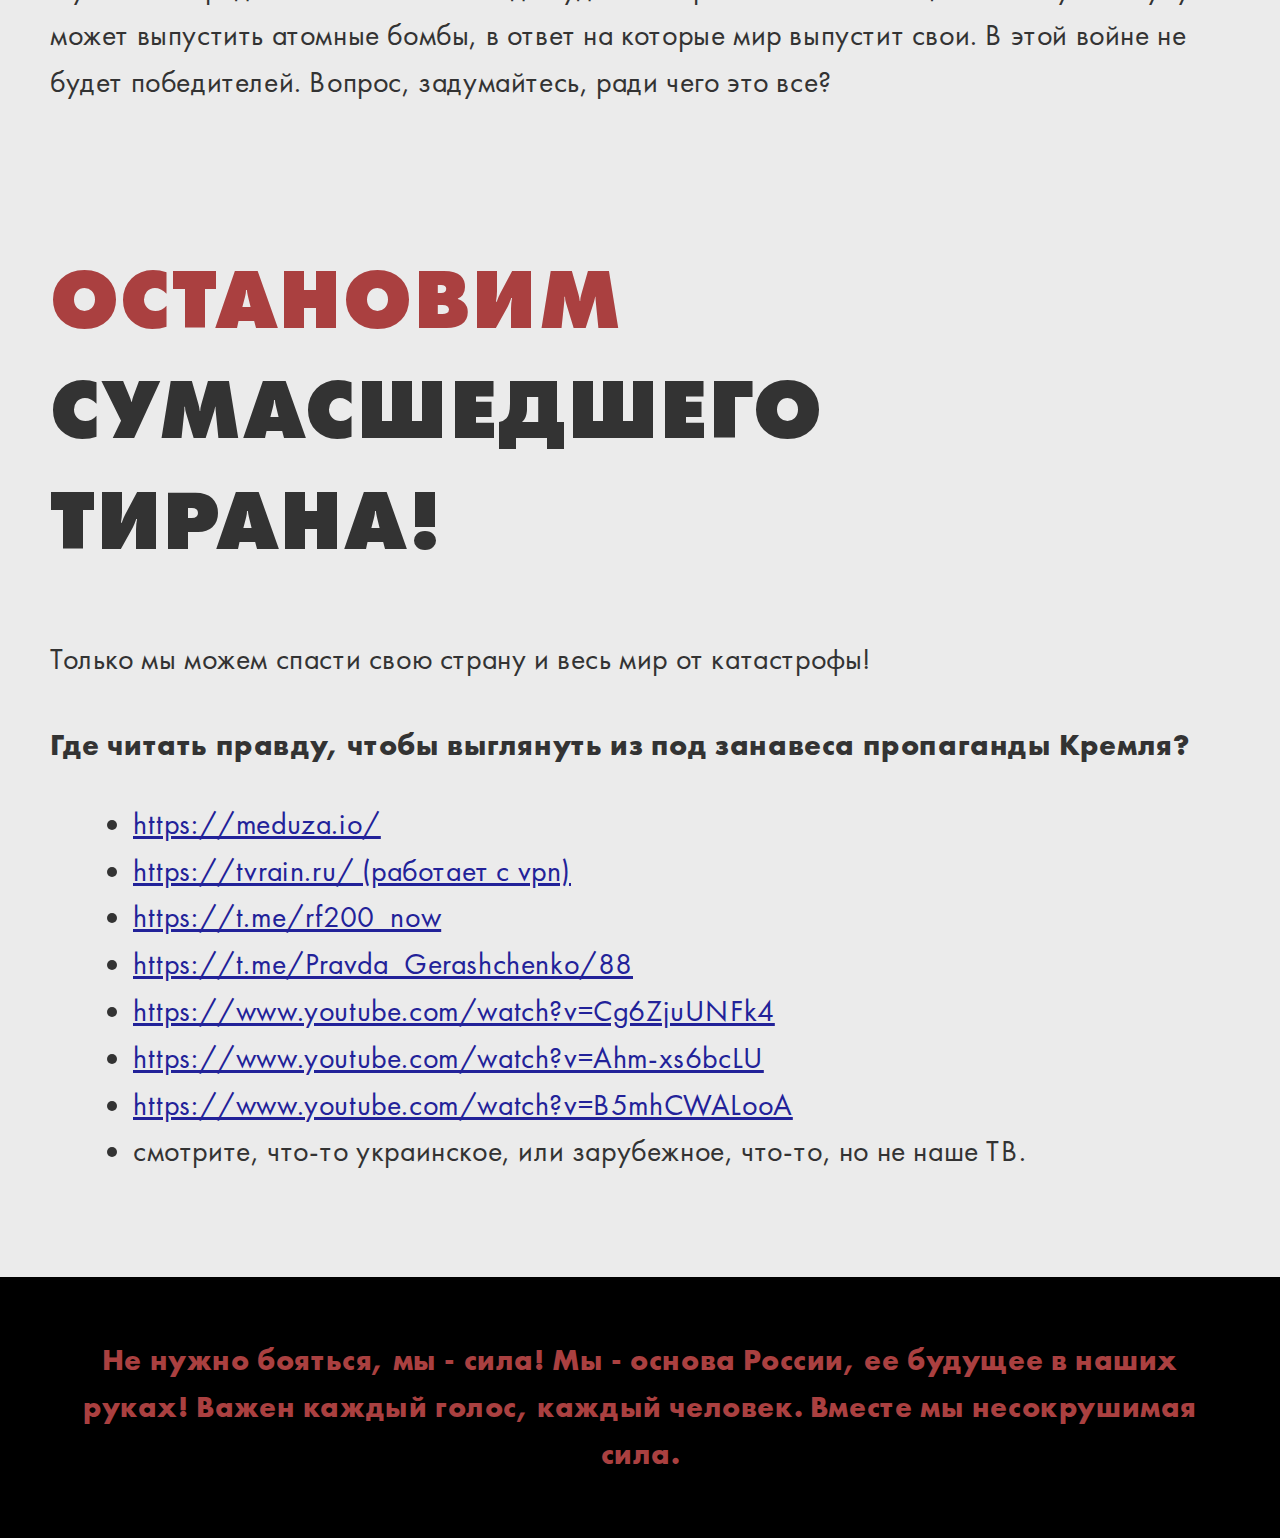
<file: Новая папка с объектами/index.html>
<!DOCTYPE html><!--  This site was created in Webflow. http://www.webflow.com  -->
<!--  Last Published: Thu Mar 03 2022 12:31:22 GMT+0000 (Coordinated Universal Time)  -->
<html data-wf-page="621f9b807c4278a5fb81eaf9" data-wf-site="621f9b807c4278328a81eafa">
<head>
  <meta charset="utf-8">
  <title>Спасём Россию от гибели!</title>
  <meta content="width=device-width, initial-scale=1" name="viewport">
  <meta content="Webflow" name="generator">
  <link href="css/normalize.css" rel="stylesheet" type="text/css">
  <link href="css/webflow.css" rel="stylesheet" type="text/css">
  <link href="css/howtostoprussia-ru.webflow.css" rel="stylesheet" type="text/css">
  <!-- [if lt IE 9]><script src="https://cdnjs.cloudflare.com/ajax/libs/html5shiv/3.7.3/html5shiv.min.js" type="text/javascript"></script><![endif] -->
  <script type="text/javascript">!function(o,c){var n=c.documentElement,t=" w-mod-";n.className+=t+"js",("ontouchstart"in o||o.DocumentTouch&&c instanceof DocumentTouch)&&(n.className+=t+"touch")}(window,document);</script>
  <link href="images/favicon.png" rel="shortcut icon" type="image/x-icon">
  <link href="images/webclip.png" rel="apple-touch-icon">
  <meta name="facebook-domain-verification" content="km3q55funo2dw32epkrj2sj1w4gs7p">
  <!--  Meta Pixel Code  -->
  <script>
  !function(f,b,e,v,n,t,s)
  {if(f.fbq)return;n=f.fbq=function(){n.callMethod?
  n.callMethod.apply(n,arguments):n.queue.push(arguments)};
  if(!f._fbq)f._fbq=n;n.push=n;n.loaded=!0;n.version='2.0';
  n.queue=[];t=b.createElement(e);t.async=!0;
  t.src=v;s=b.getElementsByTagName(e)[0];
  s.parentNode.insertBefore(t,s)}(window, document,'script',
  'https://connect.facebook.net/en_US/fbevents.js');
  fbq('init', '714795883263866');
  fbq('track', 'PageView');
</script>
  <noscript><img height="1" width="1" style="display:none" src="https://www.facebook.com/tr?id=714795883263866&ev=PageView&noscript=1"></noscript>
  <!--  End Meta Pixel Code  -->
  <style>
    .w-dropdown-toggle {
    white-space:normal !important;}
    </style>
</head>
<body>
  <div class="site">
    <div f_group="Главный экран блок" class="section hero wf-section">
      <a href="#top" class="up-button w-inline-block"></a>
      <div class="wrapper hero">
        <h1 f_area="Главный заголовок Н1" class="hero-heading"><span class="span-bordov">Спасём </span>Россию от гибели!</h1>
        <div class="subtittle"><span class="span-bordov">Путин развязал войну в Украине</span>, но последствия его не затронут, они затронут каждого из нас. <span class="span-bordov">Остановим войну - наше будущее в наших руках!</span></div>
        <div class="block-30h"></div>
        <a href="https://bank.gov.ua/en/news/all/natsionalniy-bank-vidkriv-spetsrahunok-dlya-zboru-koshtiv-na-potrebi-armiyi" target="_blank" class="orange-btn w-inline-block">
          <div>Читать правду дальше</div>
        </a>
        <div class="block-60h"></div>
      </div>
      <div class="hero-contents"><img src="images/hero-bg.png" loading="lazy" sizes="100vw" srcset="images/hero-bg-p-500.png 500w, images/hero-bg-p-800.png 800w, images/hero-bg.png 2560w" alt="" class="hero-bg-img">
        <div class="hero-img-1"><img src="images/image-4.png" loading="lazy" sizes="(max-width: 767px) 100vw, (max-width: 991px) 71vw, 581.8133544921875px" srcset="images/image-4-p-500.png 500w, images/image-4.png 782w" alt="" class="hero-img"></div>
        <div class="hero-img-2"><img src="images/image-5.png" loading="lazy" sizes="(max-width: 767px) 100vw, (max-width: 991px) 71vw, 59vw" srcset="images/image-5-p-500.png 500w, images/image-5.png 752w" alt="" class="hero-img"></div>
      </div>
    </div>
    <div class="section wf-section">
      <div class="wrapper">
        <h2 f_area="Главный заголовок Н1" class="heading-2">Нам врут. Последствия <span class="span-bordov">войны России </span><br>с Украиной<br></h2>
        <div class="subtittle"><span class="span-bordov">Война уже сейчас принесла огромные потери для России</span>, если не вмешаемся сейчас - придется десятилетиями бороться с последствиями!</div>
        <ul role="list" class="list">
          <li>Спецоперация?</li>
          <li>Среди армии нет потерь?</li>
          <li>Освобождаем от нацистов?</li>
          <li>Освобождаем население, которое ложится под наши танки?</li>
          <li>Бъём только по объектам военной инфраструктуры?</li>
          <li>И мы верим в это все?</li>
        </ul>
        <div class="main-text">Давайте посмотрим...</div>
        <div class="block-60h"></div>
        <div class="wrapper">
          <div data-delay="4000" data-animation="slide" class="slider w-slider" data-autoplay="false" data-easing="ease" data-hide-arrows="false" data-disable-swipe="false" data-autoplay-limit="0" data-nav-spacing="3" data-duration="500" data-infinite="true">
            <div class="mask-sl w-slider-mask">
              <div class="slide-item w-slide">
                <div class="gal-grid">
                  <div id="w-node-_063bfaad-8584-df7f-e667-fa2eab816ccb-fb81eaf9" class="link-video-div">
                    <a href="#" class="img-border _100ph w-inline-block w-lightbox"><img src="images/Group-13.png" loading="lazy" width="562" height="" alt="" class="image">
                      <script type="application/json" class="w-json">{
  "items": [
    {
      "url": "https://www.youtube.com/watch?v=Ztd5p3GHr_Y",
      "originalUrl": "https://www.youtube.com/watch?v=Ztd5p3GHr_Y",
      "width": 940,
      "height": 528,
      "thumbnailUrl": "https://i.ytimg.com/vi/Ztd5p3GHr_Y/hqdefault.jpg",
      "html": "<iframe class=\"embedly-embed\" src=\"//cdn.embedly.com/widgets/media.html?src=https%3A%2F%2Fwww.youtube.com%2Fembed%2FZtd5p3GHr_Y%3Ffeature%3Doembed&display_name=YouTube&url=https%3A%2F%2Fwww.youtube.com%2Fwatch%3Fv%3DZtd5p3GHr_Y&image=https%3A%2F%2Fi.ytimg.com%2Fvi%2FZtd5p3GHr_Y%2Fhqdefault.jpg&key=96f1f04c5f4143bcb0f2e68c87d65feb&type=text%2Fhtml&schema=youtube\" width=\"940\" height=\"528\" scrolling=\"no\" title=\"YouTube embed\" frameborder=\"0\" allow=\"autoplay; fullscreen\" allowfullscreen=\"true\"></iframe>",
      "type": "video"
    }
  ],
  "group": ""
}</script>
                    </a>
                  </div><img src="images/image-9.png" loading="lazy" id="w-node-_0ee5d1b9-eae1-b342-4d03-8fdc52315d73-fb81eaf9" sizes="(max-width: 479px) 87vw, (max-width: 767px) 92vw, 45vw" srcset="images/image-9-p-500.png 500w, images/image-9.png 884w" alt="" class="img-border _100ph"><img src="images/image-10.png" loading="lazy" id="w-node-_0ee5d1b9-eae1-b342-4d03-8fdc52315d74-fb81eaf9" alt="" class="img-border _100ph">
                </div>
              </div>
              <div class="slide-item w-slide">
                <div class="gal-grid"><img src="images/image-9-1.png" loading="lazy" id="w-node-_21d76b88-ae98-f96d-b571-b4cf0656cafa-fb81eaf9" sizes="(max-width: 479px) 87vw, (max-width: 767px) 92vw, 45vw" srcset="images/image-9-1-p-500.png 500w, images/image-9-1.png 884w" alt="" class="img-border"><img src="images/image-10-1.png" loading="lazy" id="w-node-_21d76b88-ae98-f96d-b571-b4cf0656cafb-fb81eaf9" sizes="(max-width: 479px) 87vw, (max-width: 767px) 92vw, 45vw" srcset="images/image-10-1-p-500.png 500w, images/image-10-1.png 884w" alt="" class="img-border">
                  <div id="w-node-_3f20700f-6e0b-4296-0640-a4d6f1efc063-fb81eaf9" class="link-video-div">
                    <a href="#" class="img-border _100ph w-inline-block w-lightbox"><img src="images/Group-15.png" loading="lazy" width="562" height="" srcset="images/Group-15-p-500.png 500w, images/Group-15.png 884w" sizes="(max-width: 479px) 87vw, (max-width: 767px) 90vw, (max-width: 991px) 44vw, 42vw" alt="" class="image">
                      <script type="application/json" class="w-json">{
  "items": [
    {
      "url": "https://www.youtube.com/watch?v=3Eq7qh89rgg",
      "originalUrl": "https://www.youtube.com/watch?v=3Eq7qh89rgg",
      "width": 940,
      "height": 528,
      "thumbnailUrl": "https://i.ytimg.com/vi/3Eq7qh89rgg/hqdefault.jpg",
      "html": "<iframe class=\"embedly-embed\" src=\"//cdn.embedly.com/widgets/media.html?src=https%3A%2F%2Fwww.youtube.com%2Fembed%2F3Eq7qh89rgg%3Ffeature%3Doembed&display_name=YouTube&url=https%3A%2F%2Fwww.youtube.com%2Fwatch%3Fv%3D3Eq7qh89rgg&image=https%3A%2F%2Fi.ytimg.com%2Fvi%2F3Eq7qh89rgg%2Fhqdefault.jpg&key=96f1f04c5f4143bcb0f2e68c87d65feb&type=text%2Fhtml&schema=youtube\" width=\"940\" height=\"528\" scrolling=\"no\" title=\"YouTube embed\" frameborder=\"0\" allow=\"autoplay; fullscreen\" allowfullscreen=\"true\"></iframe>",
      "type": "video"
    }
  ],
  "group": ""
}</script>
                    </a>
                  </div>
                </div>
              </div>
            </div>
            <div class="left-arrow w-slider-arrow-left">
              <div class="icon-slider w-icon-slider-left"></div>
            </div>
            <div class="right-arrow w-slider-arrow-right">
              <div class="icon-slider w-icon-slider-right"></div>
            </div>
            <div class="slide-nav w-slider-nav w-round"></div>
          </div>
        </div>
        <div class="block-40h"></div>
      </div>
    </div>
    <div class="section wf-section">
      <div class="wrapper">
        <div class="block-40h"></div>
        <div class="head-count"><img src="images/stop-war-1.png" loading="lazy" sizes="(max-width: 767px) 30px, 55px" srcset="images/stop-war-1-p-500.png 500w, images/stop-war-1.png 608w" alt="" class="shoot-drop">
          <h3 class="heading-3">Гибель российских солдат</h3>
        </div>
        <div class="block-40h"></div>
        <div class="subtittle"><span class="span-bordov">На войну с Украиной отправили наших сыновей, мужей и братьев, забрали смартфоны и соврали о причинах.</span> В боях гибнут дети 2000-2003 года рождения. Они едва закончили школу и стали пушечным мясом, расходным материалом сумасшедшего тирана. Их жизни для Путина ничего не стоят - он отрицает любые потери, а тем временем в Крыму сжигают тела наших ребят. <br><br><span class="span-bordov">На сегодняшний день в Украине погибло уже более 6000 тысяч российских солдат, каждый день эта цифра будет только расти.</span> Не дайте погибнуть нашим детям! Прячьте их от призыва, не пускайте на войну!</div>
        <div class="block-60h"></div>
        <div class="subtittle">Узнать, живы ли ваши близкие, которых отправили на войну можно:</div>
        <ul role="list" class="list">
          <li>на сайте <a href="https://200rf.com">https://200rf.com</a>
          </li>
          <li>в телеграм каналах <a href="https://t.me/rf200_now/79">https://t.me/rf200_now/79</a>, <a href="https://t.me/rf200_now">https://t.me/rf200_now</a>
          </li>
          <li>или по этим телефонам - <a href="tel:+380894201860">+38089-420-18-60</a>, <a href="tel:+380894201861">+38089-420-18-61</a>, <a href="tel:+380894201862">+38089-420-18-62</a>
          </li>
        </ul>
        <div class="block-60h"></div>
        <div class="wrapper">
          <div data-delay="4000" data-animation="slide" class="slider w-slider" data-autoplay="false" data-easing="ease" data-hide-arrows="false" data-disable-swipe="false" data-autoplay-limit="0" data-nav-spacing="3" data-duration="500" data-infinite="true">
            <div class="w-slider-mask">
              <div class="w-slide">
                <div class="gal-grid _4">
                  <div id="w-node-_988d8312-9b0f-239a-37ba-da23bc520246-fb81eaf9">
                    <a href="#" class="img-border _100ph w-inline-block w-lightbox"><img src="images/Group-14.png" loading="lazy" alt="" class="image">
                      <script type="application/json" class="w-json">{
  "items": [
    {
      "url": "https://www.youtube.com/watch?v=Xl5gZEquTe8",
      "originalUrl": "https://www.youtube.com/watch?v=Xl5gZEquTe8",
      "width": 940,
      "height": 528,
      "thumbnailUrl": "https://i.ytimg.com/vi/Xl5gZEquTe8/hqdefault.jpg",
      "html": "<iframe class=\"embedly-embed\" src=\"//cdn.embedly.com/widgets/media.html?src=https%3A%2F%2Fwww.youtube.com%2Fembed%2FXl5gZEquTe8%3Ffeature%3Doembed&display_name=YouTube&url=https%3A%2F%2Fwww.youtube.com%2Fwatch%3Fv%3DXl5gZEquTe8&image=https%3A%2F%2Fi.ytimg.com%2Fvi%2FXl5gZEquTe8%2Fhqdefault.jpg&key=96f1f04c5f4143bcb0f2e68c87d65feb&type=text%2Fhtml&schema=youtube\" width=\"940\" height=\"528\" scrolling=\"no\" title=\"YouTube embed\" frameborder=\"0\" allow=\"autoplay; fullscreen\" allowfullscreen=\"true\"></iframe>",
      "type": "video"
    }
  ],
  "group": ""
}</script>
                    </a>
                  </div><img src="images/Rectangle-4.png" loading="lazy" id="w-node-_28de90cf-b50f-a1ed-abb8-34e9f977f2d9-fb81eaf9" alt="" class="img-border"><img src="images/Rectangle-5.png" loading="lazy" id="w-node-_28de90cf-b50f-a1ed-abb8-34e9f977f2da-fb81eaf9" alt="" class="img-border"><img src="images/Rectangle-3.png" loading="lazy" id="w-node-c14fcd31-970f-6e85-b6d4-5c8841cd419a-fb81eaf9" alt="" class="img-border _100ph">
                </div>
              </div>
              <div class="w-slide">
                <div class="gal-grid _4">
                  <div id="w-node-_9935e8c9-f5de-26df-f216-bd22a87e622f-fb81eaf9">
                    <a href="#" class="img-border _100ph w-inline-block w-lightbox"><img src="images/Group-16.png" loading="lazy" alt="" class="image">
                      <script type="application/json" class="w-json">{
  "items": [
    {
      "url": "https://www.youtube.com/watch?v=Xl5gZEquTe8",
      "originalUrl": "https://www.youtube.com/watch?v=Xl5gZEquTe8",
      "width": 940,
      "height": 528,
      "thumbnailUrl": "https://i.ytimg.com/vi/Xl5gZEquTe8/hqdefault.jpg",
      "html": "<iframe class=\"embedly-embed\" src=\"//cdn.embedly.com/widgets/media.html?src=https%3A%2F%2Fwww.youtube.com%2Fembed%2FXl5gZEquTe8%3Ffeature%3Doembed&display_name=YouTube&url=https%3A%2F%2Fwww.youtube.com%2Fwatch%3Fv%3DXl5gZEquTe8&image=https%3A%2F%2Fi.ytimg.com%2Fvi%2FXl5gZEquTe8%2Fhqdefault.jpg&key=96f1f04c5f4143bcb0f2e68c87d65feb&type=text%2Fhtml&schema=youtube\" width=\"940\" height=\"528\" scrolling=\"no\" title=\"YouTube embed\" frameborder=\"0\" allow=\"autoplay; fullscreen\" allowfullscreen=\"true\"></iframe>",
      "type": "video"
    }
  ],
  "group": ""
}</script>
                    </a>
                  </div><img src="images/Rectangle-4-1.png" loading="lazy" id="w-node-_28de90cf-b50f-a1ed-abb8-34e9f977f2de-fb81eaf9" alt="" class="img-border"><img src="images/Rectangle-5-1.png" loading="lazy" id="w-node-_28de90cf-b50f-a1ed-abb8-34e9f977f2df-fb81eaf9" sizes="(max-width: 479px) 87vw, (max-width: 767px) 92vw, (max-width: 991px) 30vw, 29vw" srcset="images/Rectangle-5-1-p-500.png 500w, images/Rectangle-5-1.png 585w" alt="" class="img-border"><img src="images/Rectangle-3-1.png" loading="lazy" id="w-node-d585eed1-40aa-af50-c268-e1f96b7cef26-fb81eaf9" sizes="(max-width: 479px) 87vw, (max-width: 767px) 92vw, (max-width: 991px) 30vw, 29vw" srcset="images/Rectangle-3-1-p-500.png 500w, images/Rectangle-3-1.png 586w" alt="" class="img-border _100ph">
                </div>
              </div>
            </div>
            <div class="left-arrow w-slider-arrow-left">
              <div class="icon-slider w-icon-slider-left"></div>
            </div>
            <div class="right-arrow w-slider-arrow-right">
              <div class="icon-slider w-icon-slider-right"></div>
            </div>
            <div class="slide-nav w-slider-nav w-round"></div>
          </div>
        </div>
        <div class="block-40h"></div>
      </div>
    </div>
    <div class="section wf-section">
      <div class="wrapper">
        <h2 f_area="Главный заголовок Н1" class="heading-2"><span class="span-bordov">потери российской армии</span> на 1 марта 2022<br></h2>
        <div>
          <div class="w-layout-grid before-after-text">
            <div>
              <div class="main-text-40">Самолеты</div>
            </div>
            <div>
              <div class="main-text-40 bold">29</div>
            </div>
            <div>
              <div class="main-text-40">Вертолеты</div>
            </div>
            <div>
              <div class="main-text-40 bold">29</div>
            </div>
            <div>
              <div class="main-text-40">Танки</div>
            </div>
            <div>
              <div class="main-text-40 bold">198</div>
            </div>
            <div>
              <div class="main-text-40">ББМ</div>
            </div>
            <div>
              <div class="main-text-40 bold">846</div>
            </div>
            <div>
              <div class="main-text-40">Пушки</div>
            </div>
            <div>
              <div class="main-text-40 bold">77</div>
            </div>
            <div>
              <div class="main-text-40">ЗРК-БУК-1</div>
            </div>
            <div>
              <div class="main-text-40 bold">1</div>
            </div>
            <div>
              <div class="main-text-40">Град</div>
            </div>
            <div>
              <div class="main-text-40 bold">24</div>
            </div>
            <div>
              <div class="main-text-40">Автомобильная техника</div>
            </div>
            <div>
              <div class="main-text-40 bold">305</div>
            </div>
            <div>
              <div class="main-text-40">Цистерны</div>
            </div>
            <div>
              <div class="main-text-40 bold">60</div>
            </div>
            <div>
              <div class="main-text-40">БПЛА ОТР</div>
            </div>
            <div>
              <div class="main-text-40 bold">3</div>
            </div>
            <div>
              <div class="main-text-40">Корабли/Катера</div>
            </div>
            <div>
              <div class="main-text-40 bold">2</div>
            </div>
            <div>
              <div class="main-text-40">Средства ПВО</div>
            </div>
            <div>
              <div class="main-text-40 bold">7</div>
            </div>
            <div>
              <div class="main-text-40">Личный состав</div>
            </div>
            <div>
              <div class="main-text-40 bold"><span class="span-bordov">6000+</span></div>
            </div>
          </div>
        </div>
        <div class="block-40h"></div>
        <div class="red-divider"></div>
        <div class="block-60h"></div>
      </div>
      <div class="wrapper">
        <div class="block-40h"></div>
        <div class="head-count"><img src="images/stop-war-1.png" loading="lazy" sizes="(max-width: 767px) 30px, 55px" srcset="images/stop-war-1-p-500.png 500w, images/stop-war-1.png 608w" alt="" class="shoot-drop m-l-20">
          <h3 class="heading-3 _38">Переживем санкции? Снижение уровня жизни</h3>
        </div>
        <div class="block-40h"></div>
        <div class="subtittle"><span class="span-bordov">Санкции ударили по крупным бизнесам и банкам</span>, но затронет каждого гражданина России:</div>
        <ul role="list" class="list">
          <li>Уменьшение пенсий, снижение уровня минимальной зарплаты и соц. выплат, если вообще будет из чего их платить;</li>
          <li>Жизненно необходимые лекарства станут недоступными - многие препараты не имеют русских аналогов;</li>
          <li>Большой уровень инфляции и неконтролируемый рост цен. Люди со средним достатком пересекут черту бедности;</li>
          <li>Закрытые границы, а это значит, что бизнес, отдых и учеба за рубежом уже недоступны;</li>
          <li>Мы даже летать между нашими городами не сможем;</li>
          <li>Культурные и спортивные мировые организации уже не сотрудничают с Россией.</li>
        </ul>
        <div class="block-60h"></div>
        <div>
          <h2 f_area="Главный заголовок Н1" class="heading-2"><span class="span-bordov">Путин нам врет!</span><br></h2>
        </div>
        <div class="left-ar-count">
          <h2 f_area="Главный заголовок Н1" class="heading-2">Путин нам врет!<br></h2>
        </div>
        <div>
          <h2 f_area="Главный заголовок Н1" class="heading-2"><span class="span-bordov">Путин нам врет!</span><br></h2>
        </div>
        <div class="block-30h"></div>
        <div class="subtittle">Читать правду и реальность о санкциях:</div>
        <ul role="list" class="list">
          <li>
            <a href="https://bit.ly/35NZ1yk">Санкции против России (2022) (Википедия)<br></a>
          </li>
          <li>
            <a href="https://forbes.ua/ru/inside/ves-svit-karae-rosiyu-sanktsiyam-os-ikh-povniy-spisok-onovlyuetsya-28022022-4001">Весь мир наказывает Россию санкциями. (Forbes)</a>
          </li>
          <li>
            <a href="https://t.me/RUSanctions">Санкции в РФ (Телеграм канал)</a>
          </li>
        </ul>
      </div>
    </div>
    <div class="section dark wf-section">
      <div class="wrapper">
        <h2 f_area="Главный заголовок Н1" class="heading-2"><span class="span-bordov">Остановим эту<br>жестокую войну!</span><br></h2>
        <div class="block-30h"></div>
        <h2 f_area="Главный заголовок Н1" class="heading-2">Все в наших силах!<br></h2>
        <div class="block-40h"></div>
        <div class="subtittle"><span class="span-bordov">Давайте выходить на мирные митинги, отстаивайть свое будущее!</span> Если не вмешаемся сейчас, страна придет в упадок на долгие годы. <span class="span-bordov regular">Нас - миллионы, всех не заберут в автозаки.</span> В 2014 году украинцы свергли президента и на демократических выборах избрали нового. Не бойтесь власть, она боится нас! Наше будущее в наших руках!</div>
        <div class="block-40h"></div>
        <div class="red-wrap">
          <div class="top-red-coun">
            <div class="main-text-40 bold">КАЖДЫЙ ДЕНЬ</div>
            <div class="top-red-colum-right">
              <div class="main-text-40 bold">НЕТ ВОЙНЕ!</div>
            </div>
          </div>
          <div class="w-layout-grid before-after-text-red">
            <div id="w-node-c322b32f-ddb4-0ca6-b676-f85aae2d1de5-fb81eaf9">Москва</div>
            <div id="w-node-_2c550fcd-9fb3-0977-2665-5378344b15db-fb81eaf9" class="main-text">Манежная площадь</div>
            <div id="w-node-_8b67ab40-bcf9-045b-ca0f-39354fdefdd3-fb81eaf9">Петербург</div>
            <div id="w-node-e1d13365-5ba8-3dce-404b-c0a68284b4ca-fb81eaf9" class="main-text">Гостиный двор</div>
            <div id="w-node-_17d93e05-5c51-3623-976f-0fd4562566be-fb81eaf9">Новосибирск</div>
            <div id="w-node-_4d090dad-4ee3-db45-30aa-05ba80e04004-fb81eaf9" class="main-text">Площадь у оперного театра</div>
            <div id="w-node-_666ab838-f570-46a3-d1ee-e7e933fad48b-fb81eaf9">Екатеринбург</div>
            <div id="w-node-bdcb2ed3-de95-107f-0536-ec7f0e6693e5-fb81eaf9" class="main-text">Площадь труда</div>
            <div id="w-node-e71939d3-8071-fc26-d913-c1841251af63-fb81eaf9">Все города</div>
            <div id="w-node-a9a3f0fb-e44f-f3b8-db03-cd36c04e1cd4-fb81eaf9" class="main-text">Главная площадь</div>
          </div>
          <div class="divider-black"></div>
          <div class="w-layout-grid before-after-text-red">
            <div id="w-node-_79d940ba-04e6-3d18-8487-3645979cc1d1-fb81eaf9">Будни:</div>
            <div id="w-node-_79d940ba-04e6-3d18-8487-3645979cc1d3-fb81eaf9">19:00</div>
            <div id="w-node-_79d940ba-04e6-3d18-8487-3645979cc1d5-fb81eaf9">Выходные:</div>
            <div id="w-node-_79d940ba-04e6-3d18-8487-3645979cc1d7-fb81eaf9">14:00</div>
          </div>
        </div>
      </div>
    </div>
    <div class="section wf-section">
      <div class="block-40h"></div>
      <div class="block-40h"></div>
      <div class="wrapper">
        <h2 f_area="Главный заголовок Н1" class="heading-2 _80"><span class="span-bordov">Угроза</span> атомной войны<br></h2>
        <div class="block-40h"></div>
        <div class="subtittle">Путин ни перед чем не остановится для удовлетворения своих амбиций. В любую минуту он может выпустить атомные бомбы, в ответ на которые мир выпустит свои. В этой войне не будет победителей. Вопрос, задумайтесь, ради чего это все?</div>
        <div class="block-40h"></div>
        <div class="block-40h"></div>
      </div>
      <div class="wrapper">
        <div class="columns-2"><img src="images/paint.png" loading="lazy" id="w-node-_0b563959-52ac-bcb4-a7d4-81ad2d401842-fb81eaf9" sizes="(max-width: 479px) 94vw, (max-width: 767px) 96vw, 97vw" srcset="images/paint-p-500.png 500w, images/paint.png 1638w" alt="" class="paint-img">
          <h2 f_area="Главный заголовок Н1" class="heading-2 rel"><span class="span-bordov">Остановим<br></span>сумасшедшего тирана!</h2><img src="images/palec.png" loading="lazy" sizes="(max-width: 767px) 94vw, (max-width: 991px) 37vw, 23vw" srcset="images/palec-p-500.png 500w, images/palec.png 720w" alt="" class="occupant-img rel">
        </div>
        <div class="subtittle">Только мы можем спасти свою страну и весь мир от катастрофы!</div>
        <div class="block-40h"></div>
        <div class="main-text bold">Где читать правду, чтобы выглянуть из под занавеса пропаганды Кремля?</div>
        <div class="rich-text-block list w-richtext">
          <ul role="list">
            <li>
              <a href="https://meduza.io/">https://meduza.io/</a>
            </li>
            <li>
              <a href="https://tvrain.ru/ (работает с vpn)">https://tvrain.ru/ (работает с vpn)</a>
            </li>
            <li>
              <a href="https://t.me/rf200_now">https://t.me/rf200_now</a>
            </li>
            <li>
              <a href="https://t.me/Pravda_Gerashchenko/88">https://t.me/Pravda_Gerashchenko/88</a>
            </li>
            <li>
              <a href="https://www.youtube.com/watch?v=Cg6ZjuUNFk4">https://www.youtube.com/watch?v=Cg6ZjuUNFk4</a>
            </li>
            <li>
              <a href="https://www.youtube.com/watch?v=Ahm-xs6bcLU">https://www.youtube.com/watch?v=Ahm-xs6bcLU</a>
            </li>
            <li>
              <a href="https://www.youtube.com/watch?v=B5mhCWALooA">https://www.youtube.com/watch?v=B5mhCWALooA</a>
            </li>
            <li>смотрите, что-то украинское, или зарубежное, что-то, но не наше ТВ.</li>
          </ul>
        </div>
      </div>
    </div>
    <div class="section dark wf-section">
      <div class="wrapper">
        <div class="subtittle center"><span class="span-bordov">Не нужно бояться, мы - сила! Мы - основа России, ее будущее в наших руках! Важен каждый голос, каждый человек. Вместе мы несокрушимая сила.</span></div>
      </div>
    </div>
  </div>
  <script src="https://d3e54v103j8qbb.cloudfront.net/js/jquery-3.5.1.min.dc5e7f18c8.js?site=621f9b807c4278328a81eafa" type="text/javascript" integrity="sha256-9/aliU8dGd2tb6OSsuzixeV4y/faTqgFtohetphbbj0=" crossorigin="anonymous"></script>
  <script src="js/webflow.js" type="text/javascript"></script>
  <!-- [if lte IE 9]><script src="https://cdnjs.cloudflare.com/ajax/libs/placeholders/3.0.2/placeholders.min.js"></script><![endif] -->
</body>
</html>
</file>
<file: css/webflow.css>
@font-face {
  font-family: 'webflow-icons';
  src: url("[data-uri]") format('truetype');
  font-weight: normal;
  font-style: normal;
}
[class^="w-icon-"],
[class*=" w-icon-"] {
  /* use !important to prevent issues with browser extensions that change fonts */
  font-family: 'webflow-icons' !important;
  speak: none;
  font-style: normal;
  font-weight: normal;
  font-variant: normal;
  text-transform: none;
  line-height: 1;
  /* Better Font Rendering =========== */
  -webkit-font-smoothing: antialiased;
  -moz-osx-font-smoothing: grayscale;
}
.w-icon-slider-right:before {
  content: "\e600";
}
.w-icon-slider-left:before {
  content: "\e601";
}
.w-icon-nav-menu:before {
  content: "\e602";
}
.w-icon-arrow-down:before,
.w-icon-dropdown-toggle:before {
  content: "\e603";
}
.w-icon-file-upload-remove:before {
  content: "\e900";
}
.w-icon-file-upload-icon:before {
  content: "\e903";
}
* {
  -webkit-box-sizing: border-box;
  -moz-box-sizing: border-box;
  box-sizing: border-box;
}
html {
  height: 100%;
}
body {
  margin: 0;
  min-height: 100%;
  background-color: #fff;
  font-family: Arial, sans-serif;
  font-size: 14px;
  line-height: 20px;
  color: #333;
}
img {
  max-width: 100%;
  vertical-align: middle;
  display: inline-block;
}
html.w-mod-touch * {
  background-attachment: scroll !important;
}
.w-block {
  display: block;
}
.w-inline-block {
  max-width: 100%;
  display: inline-block;
}
.w-clearfix:before,
.w-clearfix:after {
  content: " ";
  display: table;
  grid-column-start: 1;
  grid-row-start: 1;
  grid-column-end: 2;
  grid-row-end: 2;
}
.w-clearfix:after {
  clear: both;
}
.w-hidden {
  display: none;
}
.w-button {
  display: inline-block;
  padding: 9px 15px;
  background-color: #3898EC;
  color: white;
  border: 0;
  line-height: inherit;
  text-decoration: none;
  cursor: pointer;
  border-radius: 0;
}
input.w-button {
  -webkit-appearance: button;
}
html[data-w-dynpage] [data-w-cloak] {
  color: transparent !important;
}
.w-webflow-badge,
.w-webflow-badge * {
  position: static;
  left: auto;
  top: auto;
  right: auto;
  bottom: auto;
  z-index: auto;
  display: block;
  visibility: visible;
  overflow: visible;
  overflow-x: visible;
  overflow-y: visible;
  box-sizing: border-box;
  width: auto;
  height: auto;
  max-height: none;
  max-width: none;
  min-height: 0;
  min-width: 0;
  margin: 0;
  padding: 0;
  float: none;
  clear: none;
  border: 0 none transparent;
  border-radius: 0;
  background: none;
  background-image: none;
  background-position: 0% 0%;
  background-size: auto auto;
  background-repeat: repeat;
  background-origin: padding-box;
  background-clip: border-box;
  background-attachment: scroll;
  background-color: transparent;
  box-shadow: none;
  opacity: 1.0;
  transform: none;
  transition: none;
  direction: ltr;
  font-family: inherit;
  font-weight: inherit;
  color: inherit;
  font-size: inherit;
  line-height: inherit;
  font-style: inherit;
  font-variant: inherit;
  text-align: inherit;
  letter-spacing: inherit;
  text-decoration: inherit;
  text-indent: 0;
  text-transform: inherit;
  list-style-type: disc;
  text-shadow: none;
  font-smoothing: auto;
  vertical-align: baseline;
  cursor: inherit;
  white-space: inherit;
  word-break: normal;
  word-spacing: normal;
  word-wrap: normal;
}
.w-webflow-badge {
  position: fixed !important;
  display: inline-block !important;
  visibility: visible !important;
  opacity: 1 !important;
  z-index: 2147483647 !important;
  top: auto !important;
  right: 12px !important;
  bottom: 12px !important;
  left: auto !important;
  color: #AAADB0 !important;
  background-color: #fff !important;
  border-radius: 3px !important;
  padding: 6px 8px 6px 6px !important;
  font-size: 12px !important;
  opacity: 1.0 !important;
  line-height: 14px !important;
  text-decoration: none !important;
  transform: none !important;
  margin: 0 !important;
  width: auto !important;
  height: auto !important;
  overflow: visible !important;
  white-space: nowrap;
  box-shadow: 0 0 0 1px rgba(0, 0, 0, 0.1), 0px 1px 3px rgba(0, 0, 0, 0.1);
  cursor: pointer;
}
.w-webflow-badge > img {
  display: inline-block !important;
  visibility: visible !important;
  opacity: 1 !important;
  vertical-align: middle !important;
}
h1,
h2,
h3,
h4,
h5,
h6 {
  font-weight: bold;
  margin-bottom: 10px;
}
h1 {
  font-size: 38px;
  line-height: 44px;
  margin-top: 20px;
}
h2 {
  font-size: 32px;
  line-height: 36px;
  margin-top: 20px;
}
h3 {
  font-size: 24px;
  line-height: 30px;
  margin-top: 20px;
}
h4 {
  font-size: 18px;
  line-height: 24px;
  margin-top: 10px;
}
h5 {
  font-size: 14px;
  line-height: 20px;
  margin-top: 10px;
}
h6 {
  font-size: 12px;
  line-height: 18px;
  margin-top: 10px;
}
p {
  margin-top: 0;
  margin-bottom: 10px;
}
blockquote {
  margin: 0 0 10px 0;
  padding: 10px 20px;
  border-left: 5px solid #E2E2E2;
  font-size: 18px;
  line-height: 22px;
}
figure {
  margin: 0;
  margin-bottom: 10px;
}
figcaption {
  margin-top: 5px;
  text-align: center;
}
ul,
ol {
  margin-top: 0px;
  margin-bottom: 10px;
  padding-left: 40px;
}
.w-list-unstyled {
  padding-left: 0;
  list-style: none;
}
.w-embed:before,
.w-embed:after {
  content: " ";
  display: table;
  grid-column-start: 1;
  grid-row-start: 1;
  grid-column-end: 2;
  grid-row-end: 2;
}
.w-embed:after {
  clear: both;
}
.w-video {
  width: 100%;
  position: relative;
  padding: 0;
}
.w-video iframe,
.w-video object,
.w-video embed {
  position: absolute;
  top: 0;
  left: 0;
  width: 100%;
  height: 100%;
  border: none;
}
fieldset {
  padding: 0;
  margin: 0;
  border: 0;
}
button,
html input[type='button'],
input[type='reset'] {
  border: 0;
  cursor: pointer;
  -webkit-appearance: button;
}
.w-form {
  margin: 0 0 15px;
}
.w-form-done {
  display: none;
  padding: 20px;
  text-align: center;
  background-color: #dddddd;
}
.w-form-fail {
  display: none;
  margin-top: 10px;
  padding: 10px;
  background-color: #ffdede;
}
label {
  display: block;
  margin-bottom: 5px;
  font-weight: bold;
}
.w-input,
.w-select {
  display: block;
  width: 100%;
  height: 38px;
  padding: 8px 12px;
  margin-bottom: 10px;
  font-size: 14px;
  line-height: 1.428571429;
  color: #333333;
  vertical-align: middle;
  background-color: #ffffff;
  border: 1px solid #cccccc;
}
.w-input:-moz-placeholder,
.w-select:-moz-placeholder {
  color: #999;
}
.w-input::-moz-placeholder,
.w-select::-moz-placeholder {
  color: #999;
  opacity: 1;
}
.w-input:-ms-input-placeholder,
.w-select:-ms-input-placeholder {
  color: #999;
}
.w-input::-webkit-input-placeholder,
.w-select::-webkit-input-placeholder {
  color: #999;
}
.w-input:focus,
.w-select:focus {
  border-color: #3898EC;
  outline: 0;
}
.w-input[disabled],
.w-select[disabled],
.w-input[readonly],
.w-select[readonly],
fieldset[disabled] .w-input,
fieldset[disabled] .w-select {
  cursor: not-allowed;
  background-color: #eeeeee;
}
textarea.w-input,
textarea.w-select {
  height: auto;
}
.w-select {
  background-color: #f3f3f3;
}
.w-select[multiple] {
  height: auto;
}
.w-form-label {
  display: inline-block;
  cursor: pointer;
  font-weight: normal;
  margin-bottom: 0px;
}
.w-radio {
  display: block;
  margin-bottom: 5px;
  padding-left: 20px;
}
.w-radio:before,
.w-radio:after {
  content: " ";
  display: table;
  grid-column-start: 1;
  grid-row-start: 1;
  grid-column-end: 2;
  grid-row-end: 2;
}
.w-radio:after {
  clear: both;
}
.w-radio-input {
  margin: 4px 0 0;
  margin-top: 1px \9;
  line-height: normal;
  float: left;
  margin-left: -20px;
}
.w-radio-input {
  margin-top: 3px;
}
.w-file-upload {
  display: block;
  margin-bottom: 10px;
}
.w-file-upload-input {
  width: 0.1px;
  height: 0.1px;
  opacity: 0;
  overflow: hidden;
  position: absolute;
  z-index: -100;
}
.w-file-upload-default,
.w-file-upload-uploading,
.w-file-upload-success {
  display: inline-block;
  color: #333333;
}
.w-file-upload-error {
  display: block;
  margin-top: 10px;
}
.w-file-upload-default.w-hidden,
.w-file-upload-uploading.w-hidden,
.w-file-upload-error.w-hidden,
.w-file-upload-success.w-hidden {
  display: none;
}
.w-file-upload-uploading-btn {
  display: flex;
  font-size: 14px;
  font-weight: normal;
  cursor: pointer;
  margin: 0;
  padding: 8px 12px;
  border: 1px solid #cccccc;
  background-color: #fafafa;
}
.w-file-upload-file {
  display: flex;
  flex-grow: 1;
  justify-content: space-between;
  margin: 0;
  padding: 8px 9px 8px 11px;
  border: 1px solid #cccccc;
  background-color: #fafafa;
}
.w-file-upload-file-name {
  font-size: 14px;
  font-weight: normal;
  display: block;
}
.w-file-remove-link {
  margin-top: 3px;
  margin-left: 10px;
  width: auto;
  height: auto;
  padding: 3px;
  display: block;
  cursor: pointer;
}
.w-icon-file-upload-remove {
  margin: auto;
  font-size: 10px;
}
.w-file-upload-error-msg {
  display: inline-block;
  color: #ea384c;
  padding: 2px 0;
}
.w-file-upload-info {
  display: inline-block;
  line-height: 38px;
  padding: 0 12px;
}
.w-file-upload-label {
  display: inline-block;
  font-size: 14px;
  font-weight: normal;
  cursor: pointer;
  margin: 0;
  padding: 8px 12px;
  border: 1px solid #cccccc;
  background-color: #fafafa;
}
.w-icon-file-upload-icon,
.w-icon-file-upload-uploading {
  display: inline-block;
  margin-right: 8px;
  width: 20px;
}
.w-icon-file-upload-uploading {
  height: 20px;
}
.w-container {
  margin-left: auto;
  margin-right: auto;
  max-width: 940px;
}
.w-container:before,
.w-container:after {
  content: " ";
  display: table;
  grid-column-start: 1;
  grid-row-start: 1;
  grid-column-end: 2;
  grid-row-end: 2;
}
.w-container:after {
  clear: both;
}
.w-container .w-row {
  margin-left: -10px;
  margin-right: -10px;
}
.w-row:before,
.w-row:after {
  content: " ";
  display: table;
  grid-column-start: 1;
  grid-row-start: 1;
  grid-column-end: 2;
  grid-row-end: 2;
}
.w-row:after {
  clear: both;
}
.w-row .w-row {
  margin-left: 0;
  margin-right: 0;
}
.w-col {
  position: relative;
  float: left;
  width: 100%;
  min-height: 1px;
  padding-left: 10px;
  padding-right: 10px;
}
.w-col .w-col {
  padding-left: 0;
  padding-right: 0;
}
.w-col-1 {
  width: 8.33333333%;
}
.w-col-2 {
  width: 16.66666667%;
}
.w-col-3 {
  width: 25%;
}
.w-col-4 {
  width: 33.33333333%;
}
.w-col-5 {
  width: 41.66666667%;
}
.w-col-6 {
  width: 50%;
}
.w-col-7 {
  width: 58.33333333%;
}
.w-col-8 {
  width: 66.66666667%;
}
.w-col-9 {
  width: 75%;
}
.w-col-10 {
  width: 83.33333333%;
}
.w-col-11 {
  width: 91.66666667%;
}
.w-col-12 {
  width: 100%;
}
.w-hidden-main {
  display: none !important;
}
@media screen and (max-width: 991px) {
  .w-container {
    max-width: 728px;
  }
  .w-hidden-main {
    display: inherit !important;
  }
  .w-hidden-medium {
    display: none !important;
  }
  .w-col-medium-1 {
    width: 8.33333333%;
  }
  .w-col-medium-2 {
    width: 16.66666667%;
  }
  .w-col-medium-3 {
    width: 25%;
  }
  .w-col-medium-4 {
    width: 33.33333333%;
  }
  .w-col-medium-5 {
    width: 41.66666667%;
  }
  .w-col-medium-6 {
    width: 50%;
  }
  .w-col-medium-7 {
    width: 58.33333333%;
  }
  .w-col-medium-8 {
    width: 66.66666667%;
  }
  .w-col-medium-9 {
    width: 75%;
  }
  .w-col-medium-10 {
    width: 83.33333333%;
  }
  .w-col-medium-11 {
    width: 91.66666667%;
  }
  .w-col-medium-12 {
    width: 100%;
  }
  .w-col-stack {
    width: 100%;
    left: auto;
    right: auto;
  }
}
@media screen and (max-width: 767px) {
  .w-hidden-main {
    display: inherit !important;
  }
  .w-hidden-medium {
    display: inherit !important;
  }
  .w-hidden-small {
    display: none !important;
  }
  .w-row,
  .w-container .w-row {
    margin-left: 0;
    margin-right: 0;
  }
  .w-col {
    width: 100%;
    left: auto;
    right: auto;
  }
  .w-col-small-1 {
    width: 8.33333333%;
  }
  .w-col-small-2 {
    width: 16.66666667%;
  }
  .w-col-small-3 {
    width: 25%;
  }
  .w-col-small-4 {
    width: 33.33333333%;
  }
  .w-col-small-5 {
    width: 41.66666667%;
  }
  .w-col-small-6 {
    width: 50%;
  }
  .w-col-small-7 {
    width: 58.33333333%;
  }
  .w-col-small-8 {
    width: 66.66666667%;
  }
  .w-col-small-9 {
    width: 75%;
  }
  .w-col-small-10 {
    width: 83.33333333%;
  }
  .w-col-small-11 {
    width: 91.66666667%;
  }
  .w-col-small-12 {
    width: 100%;
  }
}
@media screen and (max-width: 479px) {
  .w-container {
    max-width: none;
  }
  .w-hidden-main {
    display: inherit !important;
  }
  .w-hidden-medium {
    display: inherit !important;
  }
  .w-hidden-small {
    display: inherit !important;
  }
  .w-hidden-tiny {
    display: none !important;
  }
  .w-col {
    width: 100%;
  }
  .w-col-tiny-1 {
    width: 8.33333333%;
  }
  .w-col-tiny-2 {
    width: 16.66666667%;
  }
  .w-col-tiny-3 {
    width: 25%;
  }
  .w-col-tiny-4 {
    width: 33.33333333%;
  }
  .w-col-tiny-5 {
    width: 41.66666667%;
  }
  .w-col-tiny-6 {
    width: 50%;
  }
  .w-col-tiny-7 {
    width: 58.33333333%;
  }
  .w-col-tiny-8 {
    width: 66.66666667%;
  }
  .w-col-tiny-9 {
    width: 75%;
  }
  .w-col-tiny-10 {
    width: 83.33333333%;
  }
  .w-col-tiny-11 {
    width: 91.66666667%;
  }
  .w-col-tiny-12 {
    width: 100%;
  }
}
.w-widget {
  position: relative;
}
.w-widget-map {
  width: 100%;
  height: 400px;
}
.w-widget-map label {
  width: auto;
  display: inline;
}
.w-widget-map img {
  max-width: inherit;
}
.w-widget-map .gm-style-iw {
  text-align: center;
}
.w-widget-map .gm-style-iw > button {
  display: none !important;
}
.w-widget-twitter {
  overflow: hidden;
}
.w-widget-twitter-count-shim {
  display: inline-block;
  vertical-align: top;
  position: relative;
  width: 28px;
  height: 20px;
  text-align: center;
  background: white;
  border: #758696 solid 1px;
  border-radius: 3px;
}
.w-widget-twitter-count-shim * {
  pointer-events: none;
  -webkit-user-select: none;
  -moz-user-select: none;
  -ms-user-select: none;
  user-select: none;
}
.w-widget-twitter-count-shim .w-widget-twitter-count-inner {
  position: relative;
  font-size: 15px;
  line-height: 12px;
  text-align: center;
  color: #999;
  font-family: serif;
}
.w-widget-twitter-count-shim .w-widget-twitter-count-clear {
  position: relative;
  display: block;
}
.w-widget-twitter-count-shim.w--large {
  width: 36px;
  height: 28px;
}
.w-widget-twitter-count-shim.w--large .w-widget-twitter-count-inner {
  font-size: 18px;
  line-height: 18px;
}
.w-widget-twitter-count-shim:not(.w--vertical) {
  margin-left: 5px;
  margin-right: 8px;
}
.w-widget-twitter-count-shim:not(.w--vertical).w--large {
  margin-left: 6px;
}
.w-widget-twitter-count-shim:not(.w--vertical):before,
.w-widget-twitter-count-shim:not(.w--vertical):after {
  top: 50%;
  left: 0;
  border: solid transparent;
  content: " ";
  height: 0;
  width: 0;
  position: absolute;
  pointer-events: none;
}
.w-widget-twitter-count-shim:not(.w--vertical):before {
  border-color: rgba(117, 134, 150, 0);
  border-right-color: #5d6c7b;
  border-width: 4px;
  margin-left: -9px;
  margin-top: -4px;
}
.w-widget-twitter-count-shim:not(.w--vertical).w--large:before {
  border-width: 5px;
  margin-left: -10px;
  margin-top: -5px;
}
.w-widget-twitter-count-shim:not(.w--vertical):after {
  border-color: rgba(255, 255, 255, 0);
  border-right-color: white;
  border-width: 4px;
  margin-left: -8px;
  margin-top: -4px;
}
.w-widget-twitter-count-shim:not(.w--vertical).w--large:after {
  border-width: 5px;
  margin-left: -9px;
  margin-top: -5px;
}
.w-widget-twitter-count-shim.w--vertical {
  width: 61px;
  height: 33px;
  margin-bottom: 8px;
}
.w-widget-twitter-count-shim.w--vertical:before,
.w-widget-twitter-count-shim.w--vertical:after {
  top: 100%;
  left: 50%;
  border: solid transparent;
  content: " ";
  height: 0;
  width: 0;
  position: absolute;
  pointer-events: none;
}
.w-widget-twitter-count-shim.w--vertical:before {
  border-color: rgba(117, 134, 150, 0);
  border-top-color: #5d6c7b;
  border-width: 5px;
  margin-left: -5px;
}
.w-widget-twitter-count-shim.w--vertical:after {
  border-color: rgba(255, 255, 255, 0);
  border-top-color: white;
  border-width: 4px;
  margin-left: -4px;
}
.w-widget-twitter-count-shim.w--vertical .w-widget-twitter-count-inner {
  font-size: 18px;
  line-height: 22px;
}
.w-widget-twitter-count-shim.w--vertical.w--large {
  width: 76px;
}
.w-background-video {
  position: relative;
  overflow: hidden;
  height: 500px;
  color: white;
}
.w-background-video > video {
  background-size: cover;
  background-position: 50% 50%;
  position: absolute;
  margin: auto;
  width: 100%;
  height: 100%;
  right: -100%;
  bottom: -100%;
  top: -100%;
  left: -100%;
  object-fit: cover;
  z-index: -100;
}
.w-background-video > video::-webkit-media-controls-start-playback-button {
  display: none !important;
  -webkit-appearance: none;
}
.w-slider {
  position: relative;
  height: 300px;
  text-align: center;
  background: #dddddd;
  clear: both;
  -webkit-tap-highlight-color: rgba(0, 0, 0, 0);
  tap-highlight-color: rgba(0, 0, 0, 0);
}
.w-slider-mask {
  position: relative;
  display: block;
  overflow: hidden;
  z-index: 1;
  left: 0;
  right: 0;
  height: 100%;
  white-space: nowrap;
}
.w-slide {
  position: relative;
  display: inline-block;
  vertical-align: top;
  width: 100%;
  height: 100%;
  white-space: normal;
  text-align: left;
}
.w-slider-nav {
  position: absolute;
  z-index: 2;
  top: auto;
  right: 0;
  bottom: 0;
  left: 0;
  margin: auto;
  padding-top: 10px;
  height: 40px;
  text-align: center;
  -webkit-tap-highlight-color: rgba(0, 0, 0, 0);
  tap-highlight-color: rgba(0, 0, 0, 0);
}
.w-slider-nav.w-round > div {
  border-radius: 100%;
}
.w-slider-nav.w-num > div {
  width: auto;
  height: auto;
  padding: 0.2em 0.5em;
  font-size: inherit;
  line-height: inherit;
}
.w-slider-nav.w-shadow > div {
  box-shadow: 0 0 3px rgba(51, 51, 51, 0.4);
}
.w-slider-nav-invert {
  color: #fff;
}
.w-slider-nav-invert > div {
  background-color: rgba(34, 34, 34, 0.4);
}
.w-slider-nav-invert > div.w-active {
  background-color: #222;
}
.w-slider-dot {
  position: relative;
  display: inline-block;
  width: 1em;
  height: 1em;
  background-color: rgba(255, 255, 255, 0.4);
  cursor: pointer;
  margin: 0 3px 0.5em;
  transition: background-color 100ms, color 100ms;
}
.w-slider-dot.w-active {
  background-color: #fff;
}
.w-slider-dot:focus {
  outline: none;
  box-shadow: 0px 0px 0px 2px #fff;
}
.w-slider-dot:focus.w-active {
  box-shadow: none;
}
.w-slider-arrow-left,
.w-slider-arrow-right {
  position: absolute;
  width: 80px;
  top: 0;
  right: 0;
  bottom: 0;
  left: 0;
  margin: auto;
  cursor: pointer;
  overflow: hidden;
  color: white;
  font-size: 40px;
  -webkit-tap-highlight-color: rgba(0, 0, 0, 0);
  tap-highlight-color: rgba(0, 0, 0, 0);
  -webkit-user-select: none;
  -moz-user-select: none;
  -ms-user-select: none;
  user-select: none;
}
.w-slider-arrow-left [class^='w-icon-'],
.w-slider-arrow-right [class^='w-icon-'],
.w-slider-arrow-left [class*=' w-icon-'],
.w-slider-arrow-right [class*=' w-icon-'] {
  position: absolute;
}
.w-slider-arrow-left:focus,
.w-slider-arrow-right:focus {
  outline: 0;
}
.w-slider-arrow-left {
  z-index: 3;
  right: auto;
}
.w-slider-arrow-right {
  z-index: 4;
  left: auto;
}
.w-icon-slider-left,
.w-icon-slider-right {
  top: 0;
  right: 0;
  bottom: 0;
  left: 0;
  margin: auto;
  width: 1em;
  height: 1em;
}
.w-slider-aria-label {
  border: 0;
  clip: rect(0 0 0 0);
  height: 1px;
  margin: -1px;
  overflow: hidden;
  padding: 0;
  position: absolute;
  width: 1px;
}
.w-slider-force-show {
  display: block !important;
}
.w-dropdown {
  display: inline-block;
  position: relative;
  text-align: left;
  margin-left: auto;
  margin-right: auto;
  z-index: 900;
}
.w-dropdown-btn,
.w-dropdown-toggle,
.w-dropdown-link {
  position: relative;
  vertical-align: top;
  text-decoration: none;
  color: #222222;
  padding: 20px;
  text-align: left;
  margin-left: auto;
  margin-right: auto;
  white-space: nowrap;
}
.w-dropdown-toggle {
  -webkit-user-select: none;
  -moz-user-select: none;
  -ms-user-select: none;
  user-select: none;
  display: inline-block;
  cursor: pointer;
  padding-right: 40px;
}
.w-dropdown-toggle:focus {
  outline: 0;
}
.w-icon-dropdown-toggle {
  position: absolute;
  top: 0;
  right: 0;
  bottom: 0;
  margin: auto;
  margin-right: 20px;
  width: 1em;
  height: 1em;
}
.w-dropdown-list {
  position: absolute;
  background: #dddddd;
  display: none;
  min-width: 100%;
}
.w-dropdown-list.w--open {
  display: block;
}
.w-dropdown-link {
  padding: 10px 20px;
  display: block;
  color: #222222;
}
.w-dropdown-link.w--current {
  color: #0082f3;
}
.w-dropdown-link:focus {
  outline: 0;
}
@media screen and (max-width: 767px) {
  .w-nav-brand {
    padding-left: 10px;
  }
}
/**
 * ## Note
 * Safari (on both iOS and OS X) does not handle viewport units (vh, vw) well.
 * For example percentage units do not work on descendants of elements that
 * have any dimensions expressed in viewport units. It also doesn’t handle them at
 * all in `calc()`.
 */
/**
 * Wrapper around all lightbox elements
 *
 * 1. Since the lightbox can receive focus, IE also gives it an outline.
 * 2. Fixes flickering on Chrome when a transition is in progress
 *    underneath the lightbox.
 */
.w-lightbox-backdrop {
  color: #000;
  cursor: auto;
  font-family: serif;
  font-size: medium;
  font-style: normal;
  font-variant: normal;
  font-weight: normal;
  letter-spacing: normal;
  line-height: normal;
  list-style: disc;
  text-align: start;
  text-indent: 0;
  text-shadow: none;
  text-transform: none;
  visibility: visible;
  white-space: normal;
  word-break: normal;
  word-spacing: normal;
  word-wrap: normal;
  position: fixed;
  top: 0;
  right: 0;
  bottom: 0;
  left: 0;
  color: #fff;
  font-family: "Helvetica Neue", Helvetica, Ubuntu, "Segoe UI", Verdana, sans-serif;
  font-size: 17px;
  line-height: 1.2;
  font-weight: 300;
  text-align: center;
  background: rgba(0, 0, 0, 0.9);
  z-index: 2000;
  outline: 0;
  /* 1 */
  opacity: 0;
  -webkit-user-select: none;
  -moz-user-select: none;
  -ms-user-select: none;
  -webkit-tap-highlight-color: transparent;
  -webkit-transform: translate(0, 0);
  /* 2 */
}
/**
 * Neat trick to bind the rubberband effect to our canvas instead of the whole
 * document on iOS. It also prevents a bug that causes the document underneath to scroll.
 */
.w-lightbox-backdrop,
.w-lightbox-container {
  height: 100%;
  overflow: auto;
  -webkit-overflow-scrolling: touch;
}
.w-lightbox-content {
  position: relative;
  height: 100vh;
  overflow: hidden;
}
.w-lightbox-view {
  position: absolute;
  width: 100vw;
  height: 100vh;
  opacity: 0;
}
.w-lightbox-view:before {
  content: "";
  height: 100vh;
}
/* .w-lightbox-content */
.w-lightbox-group,
.w-lightbox-group .w-lightbox-view,
.w-lightbox-group .w-lightbox-view:before {
  height: 86vh;
}
.w-lightbox-frame,
.w-lightbox-view:before {
  display: inline-block;
  vertical-align: middle;
}
/*
 * 1. Remove default margin set by user-agent on the <figure> element.
 */
.w-lightbox-figure {
  position: relative;
  margin: 0;
  /* 1 */
}
.w-lightbox-group .w-lightbox-figure {
  cursor: pointer;
}
/**
 * IE adds image dimensions as width and height attributes on the IMG tag,
 * but we need both width and height to be set to auto to enable scaling.
 */
.w-lightbox-img {
  width: auto;
  height: auto;
  max-width: none;
}
/**
 * 1. Reset if style is set by user on "All Images"
 */
.w-lightbox-image {
  display: block;
  float: none;
  /* 1 */
  max-width: 100vw;
  max-height: 100vh;
}
.w-lightbox-group .w-lightbox-image {
  max-height: 86vh;
}
.w-lightbox-caption {
  position: absolute;
  right: 0;
  bottom: 0;
  left: 0;
  padding: .5em 1em;
  background: rgba(0, 0, 0, 0.4);
  text-align: left;
  text-overflow: ellipsis;
  white-space: nowrap;
  overflow: hidden;
}
.w-lightbox-embed {
  position: absolute;
  top: 0;
  right: 0;
  bottom: 0;
  left: 0;
  width: 100%;
  height: 100%;
}
.w-lightbox-control {
  position: absolute;
  top: 0;
  width: 4em;
  background-size: 24px;
  background-repeat: no-repeat;
  background-position: center;
  cursor: pointer;
  -webkit-transition: all .3s;
  transition: all .3s;
}
.w-lightbox-left {
  display: none;
  bottom: 0;
  left: 0;
  /* <svg xmlns="http://www.w3.org/2000/svg" viewBox="-20 0 24 40" width="24" height="40"><g transform="rotate(45)"><path d="m0 0h5v23h23v5h-28z" opacity=".4"/><path d="m1 1h3v23h23v3h-26z" fill="#fff"/></g></svg> */
  background-image: url("[data-uri]");
}
.w-lightbox-right {
  display: none;
  right: 0;
  bottom: 0;
  /* <svg xmlns="http://www.w3.org/2000/svg" viewBox="-4 0 24 40" width="24" height="40"><g transform="rotate(45)"><path d="m0-0h28v28h-5v-23h-23z" opacity=".4"/><path d="m1 1h26v26h-3v-23h-23z" fill="#fff"/></g></svg> */
  background-image: url("[data-uri]");
}
/*
 * Without specifying the with and height inside the SVG, all versions of IE render the icon too small.
 * The bug does not seem to manifest itself if the elements are tall enough such as the above arrows.
 * (http://stackoverflow.com/questions/16092114/background-size-differs-in-internet-explorer)
 */
.w-lightbox-close {
  right: 0;
  height: 2.6em;
  /* <svg xmlns="http://www.w3.org/2000/svg" viewBox="-4 0 18 17" width="18" height="17"><g transform="rotate(45)"><path d="m0 0h7v-7h5v7h7v5h-7v7h-5v-7h-7z" opacity=".4"/><path d="m1 1h7v-7h3v7h7v3h-7v7h-3v-7h-7z" fill="#fff"/></g></svg> */
  background-image: url("[data-uri]");
  background-size: 18px;
}
/**
 * 1. All IE versions add extra space at the bottom without this.
 */
.w-lightbox-strip {
  position: absolute;
  bottom: 0;
  left: 0;
  right: 0;
  padding: 0 1vh;
  line-height: 0;
  /* 1 */
  white-space: nowrap;
  overflow-x: auto;
  overflow-y: hidden;
}
/*
 * 1. We use content-box to avoid having to do `width: calc(10vh + 2vw)`
 *    which doesn’t work in Safari anyway.
 * 2. Chrome renders images pixelated when switching to GPU. Making sure
 *    the parent is also rendered on the GPU (by setting translate3d for
 *    example) fixes this behavior.
 */
.w-lightbox-item {
  display: inline-block;
  width: 10vh;
  padding: 2vh 1vh;
  box-sizing: content-box;
  /* 1 */
  cursor: pointer;
  -webkit-transform: translate3d(0, 0, 0);
  /* 2 */
}
.w-lightbox-active {
  opacity: .3;
}
.w-lightbox-thumbnail {
  position: relative;
  height: 10vh;
  background: #222;
  overflow: hidden;
}
.w-lightbox-thumbnail-image {
  position: absolute;
  top: 0;
  left: 0;
}
.w-lightbox-thumbnail .w-lightbox-tall {
  top: 50%;
  width: 100%;
  -webkit-transform: translate(0, -50%);
  -ms-transform: translate(0, -50%);
  transform: translate(0, -50%);
}
.w-lightbox-thumbnail .w-lightbox-wide {
  left: 50%;
  height: 100%;
  -webkit-transform: translate(-50%, 0);
  -ms-transform: translate(-50%, 0);
  transform: translate(-50%, 0);
}
/*
 * Spinner
 *
 * Absolute pixel values are used to avoid rounding errors that would cause
 * the white spinning element to be misaligned with the track.
 */
.w-lightbox-spinner {
  position: absolute;
  top: 50%;
  left: 50%;
  box-sizing: border-box;
  width: 40px;
  height: 40px;
  margin-top: -20px;
  margin-left: -20px;
  border: 5px solid rgba(0, 0, 0, 0.4);
  border-radius: 50%;
  -webkit-animation: spin .8s infinite linear;
  animation: spin .8s infinite linear;
}
.w-lightbox-spinner:after {
  content: "";
  position: absolute;
  top: -4px;
  right: -4px;
  bottom: -4px;
  left: -4px;
  border: 3px solid transparent;
  border-bottom-color: #fff;
  border-radius: 50%;
}
/*
 * Utility classes
 */
.w-lightbox-hide {
  display: none;
}
.w-lightbox-noscroll {
  overflow: hidden;
}
@media (min-width: 768px) {
  .w-lightbox-content {
    height: 96vh;
    margin-top: 2vh;
  }
  .w-lightbox-view,
  .w-lightbox-view:before {
    height: 96vh;
  }
  /* .w-lightbox-content */
  .w-lightbox-group,
  .w-lightbox-group .w-lightbox-view,
  .w-lightbox-group .w-lightbox-view:before {
    height: 84vh;
  }
  .w-lightbox-image {
    max-width: 96vw;
    max-height: 96vh;
  }
  .w-lightbox-group .w-lightbox-image {
    max-width: 82.3vw;
    max-height: 84vh;
  }
  .w-lightbox-left,
  .w-lightbox-right {
    display: block;
    opacity: .5;
  }
  .w-lightbox-close {
    opacity: .8;
  }
  .w-lightbox-control:hover {
    opacity: 1;
  }
}
.w-lightbox-inactive,
.w-lightbox-inactive:hover {
  opacity: 0;
}
.w-richtext:before,
.w-richtext:after {
  content: " ";
  display: table;
  grid-column-start: 1;
  grid-row-start: 1;
  grid-column-end: 2;
  grid-row-end: 2;
}
.w-richtext:after {
  clear: both;
}
.w-richtext[contenteditable="true"]:before,
.w-richtext[contenteditable="true"]:after {
  white-space: initial;
}
.w-richtext ol,
.w-richtext ul {
  overflow: hidden;
}
.w-richtext .w-richtext-figure-selected.w-richtext-figure-type-video div:after,
.w-richtext .w-richtext-figure-selected[data-rt-type="video"] div:after {
  outline: 2px solid #2895f7;
}
.w-richtext .w-richtext-figure-selected.w-richtext-figure-type-image div,
.w-richtext .w-richtext-figure-selected[data-rt-type="image"] div {
  outline: 2px solid #2895f7;
}
.w-richtext figure.w-richtext-figure-type-video > div:after,
.w-richtext figure[data-rt-type="video"] > div:after {
  content: '';
  position: absolute;
  display: none;
  left: 0;
  top: 0;
  right: 0;
  bottom: 0;
}
.w-richtext figure {
  position: relative;
  max-width: 60%;
}
.w-richtext figure > div:before {
  cursor: default!important;
}
.w-richtext figure img {
  width: 100%;
}
.w-richtext figure figcaption.w-richtext-figcaption-placeholder {
  opacity: 0.6;
}
.w-richtext figure div {
  /* fix incorrectly sized selection border in the data manager */
  font-size: 0px;
  color: transparent;
}
.w-richtext figure.w-richtext-figure-type-image,
.w-richtext figure[data-rt-type="image"] {
  display: table;
}
.w-richtext figure.w-richtext-figure-type-image > div,
.w-richtext figure[data-rt-type="image"] > div {
  display: inline-block;
}
.w-richtext figure.w-richtext-figure-type-image > figcaption,
.w-richtext figure[data-rt-type="image"] > figcaption {
  display: table-caption;
  caption-side: bottom;
}
.w-richtext figure.w-richtext-figure-type-video,
.w-richtext figure[data-rt-type="video"] {
  width: 60%;
  height: 0;
}
.w-richtext figure.w-richtext-figure-type-video iframe,
.w-richtext figure[data-rt-type="video"] iframe {
  position: absolute;
  top: 0;
  left: 0;
  width: 100%;
  height: 100%;
}
.w-richtext figure.w-richtext-figure-type-video > div,
.w-richtext figure[data-rt-type="video"] > div {
  width: 100%;
}
.w-richtext figure.w-richtext-align-center {
  margin-right: auto;
  margin-left: auto;
  clear: both;
}
.w-richtext figure.w-richtext-align-center.w-richtext-figure-type-image > div,
.w-richtext figure.w-richtext-align-center[data-rt-type="image"] > div {
  max-width: 100%;
}
.w-richtext figure.w-richtext-align-normal {
  clear: both;
}
.w-richtext figure.w-richtext-align-fullwidth {
  width: 100%;
  max-width: 100%;
  text-align: center;
  clear: both;
  display: block;
  margin-right: auto;
  margin-left: auto;
}
.w-richtext figure.w-richtext-align-fullwidth > div {
  display: inline-block;
  /* padding-bottom is used for aspect ratios in video figures
      we want the div to inherit that so hover/selection borders in the designer-canvas
      fit right*/
  padding-bottom: inherit;
}
.w-richtext figure.w-richtext-align-fullwidth > figcaption {
  display: block;
}
.w-richtext figure.w-richtext-align-floatleft {
  float: left;
  margin-right: 15px;
  clear: none;
}
.w-richtext figure.w-richtext-align-floatright {
  float: right;
  margin-left: 15px;
  clear: none;
}
.w-nav {
  position: relative;
  background: #dddddd;
  z-index: 1000;
}
.w-nav:before,
.w-nav:after {
  content: " ";
  display: table;
  grid-column-start: 1;
  grid-row-start: 1;
  grid-column-end: 2;
  grid-row-end: 2;
}
.w-nav:after {
  clear: both;
}
.w-nav-brand {
  position: relative;
  float: left;
  text-decoration: none;
  color: #333333;
}
.w-nav-link {
  position: relative;
  display: inline-block;
  vertical-align: top;
  text-decoration: none;
  color: #222222;
  padding: 20px;
  text-align: left;
  margin-left: auto;
  margin-right: auto;
}
.w-nav-link.w--current {
  color: #0082f3;
}
.w-nav-menu {
  position: relative;
  float: right;
}
[data-nav-menu-open] {
  display: block !important;
  position: absolute;
  top: 100%;
  left: 0;
  right: 0;
  background: #C8C8C8;
  text-align: center;
  overflow: visible;
  min-width: 200px;
}
.w--nav-link-open {
  display: block;
  position: relative;
}
.w-nav-overlay {
  position: absolute;
  overflow: hidden;
  display: none;
  top: 100%;
  left: 0;
  right: 0;
  width: 100%;
}
.w-nav-overlay [data-nav-menu-open] {
  top: 0;
}
.w-nav[data-animation="over-left"] .w-nav-overlay {
  width: auto;
}
.w-nav[data-animation="over-left"] .w-nav-overlay,
.w-nav[data-animation="over-left"] [data-nav-menu-open] {
  right: auto;
  z-index: 1;
  top: 0;
}
.w-nav[data-animation="over-right"] .w-nav-overlay {
  width: auto;
}
.w-nav[data-animation="over-right"] .w-nav-overlay,
.w-nav[data-animation="over-right"] [data-nav-menu-open] {
  left: auto;
  z-index: 1;
  top: 0;
}
.w-nav-button {
  position: relative;
  float: right;
  padding: 18px;
  font-size: 24px;
  display: none;
  cursor: pointer;
  -webkit-tap-highlight-color: rgba(0, 0, 0, 0);
  tap-highlight-color: rgba(0, 0, 0, 0);
  -webkit-user-select: none;
  -moz-user-select: none;
  -ms-user-select: none;
  user-select: none;
}
.w-nav-button:focus {
  outline: 0;
}
.w-nav-button.w--open {
  background-color: #C8C8C8;
  color: white;
}
.w-nav[data-collapse="all"] .w-nav-menu {
  display: none;
}
.w-nav[data-collapse="all"] .w-nav-button {
  display: block;
}
.w--nav-dropdown-open {
  display: block;
}
.w--nav-dropdown-toggle-open {
  display: block;
}
.w--nav-dropdown-list-open {
  position: static;
}
@media screen and (max-width: 991px) {
  .w-nav[data-collapse="medium"] .w-nav-menu {
    display: none;
  }
  .w-nav[data-collapse="medium"] .w-nav-button {
    display: block;
  }
}
@media screen and (max-width: 767px) {
  .w-nav[data-collapse="small"] .w-nav-menu {
    display: none;
  }
  .w-nav[data-collapse="small"] .w-nav-button {
    display: block;
  }
  .w-nav-brand {
    padding-left: 10px;
  }
}
@media screen and (max-width: 479px) {
  .w-nav[data-collapse="tiny"] .w-nav-menu {
    display: none;
  }
  .w-nav[data-collapse="tiny"] .w-nav-button {
    display: block;
  }
}
.w-tabs {
  position: relative;
}
.w-tabs:before,
.w-tabs:after {
  content: " ";
  display: table;
  grid-column-start: 1;
  grid-row-start: 1;
  grid-column-end: 2;
  grid-row-end: 2;
}
.w-tabs:after {
  clear: both;
}
.w-tab-menu {
  position: relative;
}
.w-tab-link {
  position: relative;
  display: inline-block;
  vertical-align: top;
  text-decoration: none;
  padding: 9px 30px;
  text-align: left;
  cursor: pointer;
  color: #222222;
  background-color: #dddddd;
}
.w-tab-link.w--current {
  background-color: #C8C8C8;
}
.w-tab-link:focus {
  outline: 0;
}
.w-tab-content {
  position: relative;
  display: block;
  overflow: hidden;
}
.w-tab-pane {
  position: relative;
  display: none;
}
.w--tab-active {
  display: block;
}
@media screen and (max-width: 479px) {
  .w-tab-link {
    display: block;
  }
}
.w-ix-emptyfix:after {
  content: "";
}
@keyframes spin {
  0% {
    transform: rotate(0deg);
  }
  100% {
    transform: rotate(360deg);
  }
}
.w-dyn-empty {
  padding: 10px;
  background-color: #dddddd;
}
.w-dyn-hide {
  display: none !important;
}
.w-dyn-bind-empty {
  display: none !important;
}
.w-condition-invisible {
  display: none !important;
}
</file>
<file: css/howtostoprussia-ru.webflow.css>
.w-layout-grid {
  display: -ms-grid;
  display: grid;
  grid-auto-columns: 1fr;
  -ms-grid-columns: 1fr 1fr;
  grid-template-columns: 1fr 1fr;
  -ms-grid-rows: auto auto;
  grid-template-rows: auto auto;
  grid-row-gap: 16px;
  grid-column-gap: 16px;
}

body {
  background-color: #ebebeb;
  font-family: Futurapt, sans-serif;
  color: #333;
  font-size: 30px;
  line-height: 155%;
  letter-spacing: 0.02em;
}

h3 {
  margin-top: 0px;
  margin-bottom: 0px;
  font-size: 24px;
  line-height: 30px;
  font-weight: 700;
}

p {
  margin-bottom: 10px;
}

a {
  color: #229;
  text-decoration: underline;
}

ul {
  margin-top: 0px;
  margin-bottom: 10px;
  padding-left: 40px;
}

ol {
  margin-top: 0px;
  margin-bottom: 10px;
  padding-left: 23px;
}

.up-icon {
  position: relative;
  display: -webkit-box;
  display: -webkit-flex;
  display: -ms-flexbox;
  display: flex;
  width: 100%;
  height: 100%;
  -webkit-box-pack: center;
  -webkit-justify-content: center;
  -ms-flex-pack: center;
  justify-content: center;
  -webkit-box-align: center;
  -webkit-align-items: center;
  -ms-flex-align: center;
  align-items: center;
  border: 1px solid #6d6d6d;
  -webkit-transform: rotate(180deg);
  -ms-transform: rotate(180deg);
  transform: rotate(180deg);
  font-size: 20px;
}

.wrapper {
  max-width: 1210px;
  margin-right: auto;
  margin-left: auto;
  padding-right: 15px;
  padding-left: 15px;
}

.wrapper.hero {
  position: relative;
  max-width: 1210px;
}

.wrapper.rel {
  position: relative;
}

.hero-heading {
  width: 1000px;
  margin-top: 0px;
  margin-bottom: 0px;
  color: #3a3a3a;
  font-size: 100px;
  line-height: 130%;
  font-weight: 800;
  text-transform: uppercase;
}

.section {
  overflow: hidden;
  width: 100%;
  height: auto;
  padding-top: 60px;
  padding-bottom: 60px;
}

.section.hero {
  position: relative;
  padding-top: 80px;
  padding-bottom: 80px;
}

.section.foot {
  position: relative;
  padding-top: 120px;
  padding-bottom: 120px;
  color: #fff;
  text-align: center;
}

.section.dark {
  background-color: #000;
  color: #fff;
}

.hero-bg {
  position: absolute;
  left: 0%;
  top: 0%;
  right: 0%;
  bottom: 0%;
  width: 100%;
  height: 100%;
  -o-object-fit: cover;
  object-fit: cover;
}

.hero-blur {
  position: absolute;
  left: 0%;
  top: 0%;
  right: 0%;
  bottom: 0%;
  width: 100%;
  height: 100%;
  background-color: rgba(0, 0, 0, 0.05);
}

.up-button {
  position: fixed;
  left: auto;
  top: auto;
  right: 0.5%;
  bottom: 24%;
  z-index: 99999;
  overflow: hidden;
  width: 35px;
  height: 35px;
  background-color: transparent;
  color: #6d6d6d;
  font-size: 10px;
  text-decoration: none;
  cursor: pointer;
}

.up-button.w--current {
  z-index: 9900;
}

.heading-2 {
  margin-top: 0px;
  margin-bottom: 0px;
  font-size: 85px;
  line-height: 130%;
  font-weight: 800;
  text-transform: uppercase;
}

.heading-2.rel {
  position: relative;
}

.heading-2._80 {
  font-size: 80px;
}

.block-60h {
  width: 100%;
  height: 60px;
}

.span-bordov {
  font-family: Futurapt, sans-serif;
  color: #aa4040;
}

.span-bordov.bold {
  font-weight: 700;
}

.span-bordov._600 {
  font-weight: 600;
}

.columns-1 {
  display: -ms-grid;
  display: grid;
  grid-auto-columns: 1fr;
  grid-column-gap: 40px;
  grid-row-gap: 16px;
  -ms-grid-columns: 1.35fr 1fr;
  grid-template-columns: 1.35fr 1fr;
  -ms-grid-rows: auto;
  grid-template-rows: auto;
}

.text-18 {
  font-size: 18px;
  line-height: 140%;
}

.text-18.mab-12 {
  margin-bottom: 12px;
}

.text-18._600 {
  font-weight: 600;
}

.img-border {
  width: 100%;
  height: auto;
  border-style: solid;
  border-width: 15px;
  border-color: #fff;
  -o-object-fit: cover;
  object-fit: cover;
}

.img-border._100ph {
  height: 100%;
}

.hor-col {
  display: -webkit-box;
  display: -webkit-flex;
  display: -ms-flexbox;
  display: flex;
  -webkit-box-align: center;
  -webkit-align-items: center;
  -ms-flex-align: center;
  align-items: center;
}

.shot-img {
  width: 65px;
  height: 56px;
}

.shot-img.mar-15 {
  height: 65px;
  margin-right: 15px;
}

.gal-grid {
  display: -ms-grid;
  display: grid;
  width: 100%;
  height: 100%;
  grid-auto-columns: 1fr;
  grid-column-gap: 40px;
  grid-row-gap: 40px;
  grid-template-areas: "Area Area-2"
    "Area Area-3";
  -ms-grid-columns: 1fr 40px 1fr;
  grid-template-columns: 1fr 1fr;
  -ms-grid-rows: auto 40px auto;
  grid-template-rows: auto auto;
}

.gal-grid._4 {
  grid-column-gap: 40px;
  -ms-grid-columns: 1fr 1fr 1fr;
  grid-template-columns: 1fr 1fr 1fr;
}

.block-40h {
  width: 100%;
  height: 40px;
}

.gal-grid-revers {
  display: -ms-grid;
  display: grid;
  grid-auto-columns: 1fr;
  grid-auto-rows: auto;
  grid-column-gap: 40px;
  grid-row-gap: 40px;
  grid-template-areas: "Area Area-3"
    "Area-2 Area-3";
  -ms-grid-columns: 1fr 40px 1.35fr;
  grid-template-columns: 1fr 1.35fr;
  -ms-grid-rows: 1fr 40px 1fr;
  grid-template-rows: 1fr 1fr;
}

.columns-2 {
  position: relative;
  display: -ms-grid;
  display: grid;
  justify-items: center;
  -webkit-box-align: center;
  -webkit-align-items: center;
  -ms-flex-align: center;
  align-items: center;
  grid-auto-columns: 1fr;
  grid-column-gap: 16px;
  grid-row-gap: 16px;
  -ms-grid-columns: 1fr 1fr;
  grid-template-columns: 1fr 1fr;
  -ms-grid-rows: auto;
  grid-template-rows: auto;
}

.occupant-img {
  width: 480px;
  height: 450px;
  -o-object-fit: contain;
  object-fit: contain;
}

.occupant-img.rel {
  position: relative;
}

.site {
  overflow: hidden;
  width: 100%;
}

.drop {
  width: 100%;
  border-bottom: 2px solid #3a3a3a;
}

.drop-tog {
  display: -webkit-box;
  display: -webkit-flex;
  display: -ms-flexbox;
  display: flex;
  width: 100%;
  padding: 40px 0px;
  -webkit-box-pack: justify;
  -webkit-justify-content: space-between;
  -ms-flex-pack: justify;
  justify-content: space-between;
  -webkit-box-align: center;
  -webkit-align-items: center;
  -ms-flex-align: center;
  align-items: center;
}

.drop-tog.w--open {
  padding: 40px 0px;
}

.drop-list {
  position: relative;
}

.drop-list.w--open {
  background-color: transparent;
}

.drop-title {
  font-family: Anton;
  color: #3a3a3a;
  font-size: 46px;
  line-height: 130%;
}

.drop-div-content {
  padding-bottom: 60px;
  padding-left: 100px;
}

.drop-div-content.grid {
  display: -ms-grid;
  display: grid;
  grid-auto-columns: 1fr;
  grid-column-gap: 30px;
  grid-row-gap: 0px;
  -ms-grid-columns: 1fr 1fr;
  grid-template-columns: 1fr 1fr;
  -ms-grid-rows: auto;
  grid-template-rows: auto;
}

.shoot-drop {
  width: 55px;
  height: 55px;
  margin-right: 45px;
}

.shoot-drop.m-l-20 {
  margin-right: 20px;
}

.drop-img {
  width: 64px;
  height: 64px;
  margin-left: auto;
}

.drop-rich p {
  font-size: 20px;
  line-height: 120%;
}

.drop-rich li {
  margin-bottom: 10px;
  font-size: 18px;
  line-height: 125%;
}

.drop-rich ul {
  padding-left: 20px;
}

.drop-rich a {
  color: #000;
  font-size: 20px;
}

.paint-img {
  position: absolute;
  width: 100%;
  height: 530px;
}

.text-46 {
  font-size: 46px;
  line-height: 120%;
  font-weight: 400;
}

.text-46.anton {
  color: #fff;
}

.text-46.anton.abs-1 {
  position: absolute;
  left: 7%;
  top: auto;
  right: auto;
  bottom: 9%;
}

.heading-46 {
  font-family: Anton;
  font-size: 46px;
  line-height: 130%;
  font-weight: 400;
}

.heading-46.capitalize {
  text-transform: uppercase;
}

.text-20 {
  font-size: 20px;
}

.text-20.c4c4c4 {
  color: #c4c4c4;
  line-height: 120%;
}

.orange-btn {
  padding: 17px 55px;
  border-radius: 6px;
  background-color: #e16f2f;
  color: #fff;
  font-size: 20px;
  line-height: 155%;
  text-decoration: none;
}

.orange-btn:hover {
  opacity: 0.8;
}

.orange-btn.white {
  border: 3px solid #000;
  background-color: #fff;
  color: #000;
  font-weight: 800;
}

.orange-btn.white:hover {
  opacity: 0.62;
}

.block-30h {
  width: 100%;
  height: 30px;
}

.white-link {
  color: #fff;
  font-size: 18px;
  line-height: 130%;
}

.foot-img {
  position: absolute;
  left: auto;
  top: 0%;
  right: 0%;
  bottom: 0%;
}

.foot-blur {
  position: absolute;
  left: 0%;
  top: 0%;
  right: 0%;
  bottom: 0%;
  width: 100%;
  height: 100%;
  background-color: #520001;
  opacity: 0.8;
}

.hero-contents {
  position: relative;
  display: -webkit-box;
  display: -webkit-flex;
  display: -ms-flexbox;
  display: flex;
  max-width: 1280px;
  margin-right: auto;
  margin-left: auto;
  -webkit-box-orient: vertical;
  -webkit-box-direction: normal;
  -webkit-flex-direction: column;
  -ms-flex-direction: column;
  flex-direction: column;
}

.hero-img {
  width: 100%;
  height: auto;
}

.hero-img-1 {
  position: absolute;
  left: 15%;
  top: 16%;
  right: auto;
  bottom: auto;
  display: -webkit-box;
  display: -webkit-flex;
  display: -ms-flexbox;
  display: flex;
  width: 530px;
  -webkit-box-pack: center;
  -webkit-justify-content: center;
  -ms-flex-pack: center;
  justify-content: center;
  -webkit-box-align: center;
  -webkit-align-items: center;
  -ms-flex-align: center;
  align-items: center;
  -webkit-transform: rotate(-8deg);
  -ms-transform: rotate(-8deg);
  transform: rotate(-8deg);
}

.hero-img-2 {
  position: absolute;
  left: auto;
  top: 21%;
  right: 5%;
  bottom: auto;
  width: 530px;
  -webkit-transform: rotate(8deg);
  -ms-transform: rotate(8deg);
  transform: rotate(8deg);
}

.hero-bg-img {
  width: 100%;
  height: auto;
}

.war-ua-video {
  display: none;
  width: 80%;
  margin-right: auto;
  margin-bottom: 60px;
  margin-left: auto;
}

.subtittle {
  font-family: 'Futurapt book', sans-serif;
  font-size: 30px;
  line-height: 156%;
}

.subtittle.center {
  text-align: center;
}

.list {
  margin-top: 32px;
  margin-bottom: 32px;
  padding-left: 43px;
  font-family: 'Futurapt book', sans-serif;
  font-size: 30px;
  line-height: 156%;
}

.main-text {
  font-family: 'Futurapt book', sans-serif;
  font-size: 30px;
  line-height: 155%;
}

.main-text.bold {
  font-family: Futurapt, sans-serif;
}

.slider {
  height: auto;
  background-color: transparent;
}

.slide-nav {
  display: none;
}

.head-count {
  display: -webkit-box;
  display: -webkit-flex;
  display: -ms-flexbox;
  display: flex;
  -webkit-box-align: center;
  -webkit-align-items: center;
  -ms-flex-align: center;
  align-items: center;
}

.heading-3 {
  font-family: Futurapt, sans-serif;
  font-size: 40px;
  line-height: 155%;
  font-weight: 800;
  letter-spacing: 0.03em;
  text-transform: uppercase;
}

.heading-3._38 {
  font-size: 38px;
}

.mask {
  height: 540px;
}

.before-after-text {
  -ms-grid-columns: 880px 1fr;
  grid-template-columns: 880px 1fr;
}

.main-text-40 {
  font-family: 'Futurapt book', sans-serif;
  font-size: 40px;
  line-height: 156%;
}

.main-text-40.bold {
  font-family: Futurapt, sans-serif;
}

.red-divider {
  height: 2px;
  background-color: #aa4040;
}

.left-ar-count {
  display: -webkit-box;
  display: -webkit-flex;
  display: -ms-flexbox;
  display: flex;
  margin-top: 10px;
  margin-bottom: 10px;
  -webkit-box-orient: horizontal;
  -webkit-box-direction: normal;
  -webkit-flex-direction: row;
  -ms-flex-direction: row;
  flex-direction: row;
  -webkit-box-pack: end;
  -webkit-justify-content: flex-end;
  -ms-flex-pack: end;
  justify-content: flex-end;
}

.red-wrap {
  padding: 60px;
  background-color: #aa4040;
  color: #333;
}

.before-after-text-red {
  color: #fff;
}

.divider-black {
  height: 5px;
  margin: 40px -60px;
  padding-bottom: 0px;
  background-color: #2f2f2f;
}

.top-red-coun {
  display: -webkit-box;
  display: -webkit-flex;
  display: -ms-flexbox;
  display: flex;
  margin-right: -60px;
  margin-bottom: 40px;
  -webkit-box-pack: justify;
  -webkit-justify-content: space-between;
  -ms-flex-pack: justify;
  justify-content: space-between;
  -webkit-box-align: center;
  -webkit-align-items: center;
  -ms-flex-align: center;
  align-items: center;
}

.top-red-colum-right {
  padding: 6px 33px;
  background-color: #333;
  color: #fff;
}

.rich-text-block {
  font-family: 'Futurapt book', sans-serif;
}

.play-button {
  position: absolute;
  left: 0%;
  top: 0%;
  right: auto;
  bottom: auto;
}

.link-video-div {
  position: relative;
}

.mask-sl {
  width: 100%;
  height: 100%;
}

.slide-item {
  width: 100%;
  height: 100%;
}

.image {
  height: 100%;
  -o-object-fit: cover;
  object-fit: cover;
}

@media screen and (max-width: 991px) {
  .hero-heading {
    width: auto;
    font-size: 50px;
  }

  .section {
    min-height: auto;
  }

  .section.hero {
    padding-bottom: 60px;
  }

  .up-button {
    z-index: 5000;
  }

  .up-button.w--current {
    z-index: 5000;
  }

  .heading-2 {
    font-size: 55px;
  }

  .columns-1 {
    -ms-grid-columns: 1.35fr;
    grid-template-columns: 1.35fr;
  }

  .img-border {
    border-style: solid;
    border-width: 5px;
  }

  .gal-grid {
    grid-column-gap: 20px;
    grid-row-gap: 20px;
  }

  .gal-grid._4 {
    grid-column-gap: 20px;
    grid-row-gap: 20px;
  }

  .hero-contents {
    -webkit-box-orient: vertical;
    -webkit-box-direction: normal;
    -webkit-flex-direction: column;
    -ms-flex-direction: column;
    flex-direction: column;
    -webkit-box-pack: justify;
    -webkit-justify-content: space-between;
    -ms-flex-pack: justify;
    justify-content: space-between;
  }

  .hero-img-1 {
    position: relative;
    left: 0%;
    width: 500px;
    margin-right: auto;
    margin-bottom: 40px;
    margin-left: auto;
  }

  .hero-img-2 {
    position: relative;
    right: auto;
    width: 500px;
    margin-right: auto;
    margin-left: auto;
  }

  .hero-bg-img {
    position: absolute;
  }

  .list {
    padding-left: 29px;
  }

  .before-after-text {
    -ms-grid-columns: -webkit-max-content 1fr;
    -ms-grid-columns: max-content 1fr;
    grid-template-columns: -webkit-max-content 1fr;
    grid-template-columns: max-content 1fr;
  }
}

@media screen and (max-width: 767px) {
  body {
    font-size: 16px;
  }

  .hero-heading {
    font-size: 28px;
  }

  .up-button {
    z-index: 4;
  }

  .heading-2 {
    font-size: 28px;
  }

  .img-border {
    border-style: none;
    border-width: 10px;
  }

  .gal-grid {
    display: -webkit-box;
    display: -webkit-flex;
    display: -ms-flexbox;
    display: flex;
    -webkit-box-orient: vertical;
    -webkit-box-direction: normal;
    -webkit-flex-direction: column;
    -ms-flex-direction: column;
    flex-direction: column;
  }

  .block-40h {
    height: 20px;
  }

  .gal-grid-revers {
    grid-column-gap: 20px;
    grid-row-gap: 20px;
  }

  .columns-2 {
    display: -webkit-box;
    display: -webkit-flex;
    display: -ms-flexbox;
    display: flex;
    -webkit-box-orient: vertical;
    -webkit-box-direction: normal;
    -webkit-flex-direction: column;
    -ms-flex-direction: column;
    flex-direction: column;
  }

  .drop-title {
    font-size: 30px;
  }

  .drop-div-content.grid {
    grid-auto-flow: row;
    -ms-grid-columns: 1fr;
    grid-template-columns: 1fr;
  }

  .shoot-drop {
    width: 30px;
    height: 30px;
    margin-right: 20px;
  }

  .drop-img {
    width: 30px;
    height: 30px;
  }

  .text-20.c4c4c4 {
    font-size: 18px;
  }

  .hero-contents {
    width: 100%;
    -webkit-box-orient: vertical;
    -webkit-box-direction: normal;
    -webkit-flex-direction: column;
    -ms-flex-direction: column;
    flex-direction: column;
  }

  .hero-img-1 {
    position: relative;
    left: auto;
    right: auto;
    width: 100%;
    height: auto;
    max-width: 500px;
    margin-right: auto;
    margin-bottom: 40px;
    margin-left: auto;
    -webkit-box-flex: 0;
    -webkit-flex: 0 0 auto;
    -ms-flex: 0 0 auto;
    flex: 0 0 auto;
    -webkit-transform: rotate(-5deg);
    -ms-transform: rotate(-5deg);
    transform: rotate(-5deg);
  }

  .hero-img-2 {
    position: relative;
    right: auto;
    width: 100%;
    max-width: 500px;
    margin-right: auto;
    margin-left: auto;
    -webkit-box-flex: 0;
    -webkit-flex: 0 0 auto;
    -ms-flex: 0 0 auto;
    flex: 0 0 auto;
    -webkit-transform: rotate(5deg);
    -ms-transform: rotate(5deg);
    transform: rotate(5deg);
  }

  .hero-bg-img {
    position: absolute;
  }

  .subtittle {
    font-size: 24px;
  }

  .list {
    font-size: 20px;
  }

  .main-text {
    font-size: 24px;
  }

  .main-text.bold {
    font-family: Futurapt, sans-serif;
  }

  .before-after-text {
    justify-items: start;
    grid-column-gap: 30px;
  }

  .main-text-40 {
    font-size: 24px;
  }

  .rich-text-block.list {
    padding-left: 20px;
  }
}

@media screen and (max-width: 479px) {
  .up-button {
    z-index: 999999;
    display: block;
  }

  .heading-2._80 {
    font-size: 50px;
  }

  .img-border {
    border-width: 5px;
  }

  .gal-grid {
    grid-auto-flow: row;
    grid-template-areas: ".";
    -ms-grid-columns: 1.35fr;
    grid-template-columns: 1.35fr;
    -ms-grid-rows: auto;
    grid-template-rows: auto;
  }

  .gal-grid-revers {
    grid-template-areas: ".";
    -ms-grid-columns: 1fr;
    grid-template-columns: 1fr;
    -ms-grid-rows: auto;
    grid-template-rows: auto;
  }

  .drop-title {
    font-size: 31px;
  }

  .drop-div-content {
    padding-left: 0px;
  }

  .drop-img {
    width: 30px;
    height: 30px;
  }

  .text-20.c4c4c4 {
    font-size: 15px;
  }

  .orange-btn {
    width: 100%;
    padding-right: 20px;
    padding-left: 20px;
    text-align: center;
  }

  .white-link {
    width: 100%;
    white-space: pre-wrap;
  }

  .hero-img-1 {
    -webkit-transform: rotate(-1deg);
    -ms-transform: rotate(-1deg);
    transform: rotate(-1deg);
  }

  .hero-img-2 {
    -webkit-transform: rotate(1deg);
    -ms-transform: rotate(1deg);
    transform: rotate(1deg);
  }

  .head-count {
    -webkit-box-orient: vertical;
    -webkit-box-direction: normal;
    -webkit-flex-direction: column;
    -ms-flex-direction: column;
    flex-direction: column;
    -webkit-box-align: start;
    -webkit-align-items: flex-start;
    -ms-flex-align: start;
    align-items: flex-start;
  }

  .heading-3 {
    font-size: 32px;
  }

  .before-after-text {
    padding-top: 20px;
    -ms-grid-columns: -webkit-min-content 1fr;
    -ms-grid-columns: min-content 1fr;
    grid-template-columns: -webkit-min-content 1fr;
    grid-template-columns: min-content 1fr;
  }

  .red-wrap {
    padding: 20px;
  }

  .hide {
    display: none;
  }

  .icon-slider {
    color: red;
    font-size: 49px;
  }

  .left-arrow {
    left: -16%;
    top: 0%;
    right: auto;
    bottom: 0%;
  }

  .right-arrow {
    left: auto;
    top: 0%;
    right: -16%;
    bottom: 0%;
  }
}

#w-node-_063bfaad-8584-df7f-e667-fa2eab816ccb-fb81eaf9 {
  -ms-grid-row: 1;
  -ms-grid-row-span: 3;
  -ms-grid-column: 1;
  grid-area: Area;
}

.gal-grid-revers>#w-node-_063bfaad-8584-df7f-e667-fa2eab816ccb-fb81eaf9 {
  -ms-grid-row: 1;
  -ms-grid-row-span: 1;
  -ms-grid-column: 1;
}

#w-node-_0ee5d1b9-eae1-b342-4d03-8fdc52315d73-fb81eaf9 {
  -ms-grid-row: 1;
  -ms-grid-column: 3;
  grid-area: Area-2;
}

.gal-grid-revers>#w-node-_0ee5d1b9-eae1-b342-4d03-8fdc52315d73-fb81eaf9 {
  -ms-grid-row: 3;
  -ms-grid-column: 1;
}

#w-node-_0ee5d1b9-eae1-b342-4d03-8fdc52315d74-fb81eaf9 {
  -ms-grid-row: 3;
  -ms-grid-column: 3;
  grid-area: Area-3;
}

.gal-grid-revers>#w-node-_0ee5d1b9-eae1-b342-4d03-8fdc52315d74-fb81eaf9 {
  -ms-grid-row: 1;
  -ms-grid-row-span: 3;
  -ms-grid-column: 3;
}

#w-node-_21d76b88-ae98-f96d-b571-b4cf0656cafa-fb81eaf9 {
  -ms-grid-row: 1;
  -ms-grid-column: 3;
  grid-area: Area-2;
}

.gal-grid-revers>#w-node-_21d76b88-ae98-f96d-b571-b4cf0656cafa-fb81eaf9 {
  -ms-grid-row: 3;
  -ms-grid-column: 1;
}

#w-node-_21d76b88-ae98-f96d-b571-b4cf0656cafb-fb81eaf9 {
  -ms-grid-row: 3;
  -ms-grid-column: 3;
  grid-area: Area-3;
}

.gal-grid-revers>#w-node-_21d76b88-ae98-f96d-b571-b4cf0656cafb-fb81eaf9 {
  -ms-grid-row: 1;
  -ms-grid-row-span: 3;
  -ms-grid-column: 3;
}

#w-node-_3f20700f-6e0b-4296-0640-a4d6f1efc063-fb81eaf9 {
  -ms-grid-row: 1;
  -ms-grid-row-span: 3;
  -ms-grid-column: 1;
  grid-area: Area;
}

.gal-grid-revers>#w-node-_3f20700f-6e0b-4296-0640-a4d6f1efc063-fb81eaf9 {
  -ms-grid-row: 1;
  -ms-grid-row-span: 1;
  -ms-grid-column: 1;
}

#w-node-_988d8312-9b0f-239a-37ba-da23bc520246-fb81eaf9 {
  -ms-grid-row: 1;
  -ms-grid-row-span: 3;
  -ms-grid-column: 1;
  grid-area: Area;
}

.gal-grid-revers>#w-node-_988d8312-9b0f-239a-37ba-da23bc520246-fb81eaf9 {
  -ms-grid-row: 1;
  -ms-grid-row-span: 1;
  -ms-grid-column: 1;
}

#w-node-_28de90cf-b50f-a1ed-abb8-34e9f977f2d9-fb81eaf9 {
  -ms-grid-row: 1;
  -ms-grid-column: 3;
  grid-area: Area-2;
}

.gal-grid-revers>#w-node-_28de90cf-b50f-a1ed-abb8-34e9f977f2d9-fb81eaf9 {
  -ms-grid-row: 3;
  -ms-grid-column: 1;
}

#w-node-_28de90cf-b50f-a1ed-abb8-34e9f977f2da-fb81eaf9 {
  -ms-grid-row: 3;
  -ms-grid-column: 3;
  grid-area: Area-3;
}

.gal-grid-revers>#w-node-_28de90cf-b50f-a1ed-abb8-34e9f977f2da-fb81eaf9 {
  -ms-grid-row: 1;
  -ms-grid-row-span: 3;
  -ms-grid-column: 3;
}

#w-node-c14fcd31-970f-6e85-b6d4-5c8841cd419a-fb81eaf9 {
  -ms-grid-column: span 1;
  grid-column-start: span 1;
  -ms-grid-column-span: 1;
  grid-column-end: span 1;
  -ms-grid-row: span 2;
  grid-row-start: span 2;
  -ms-grid-row-span: 2;
  grid-row-end: span 2;
}

#w-node-_9935e8c9-f5de-26df-f216-bd22a87e622f-fb81eaf9 {
  -ms-grid-row: 1;
  -ms-grid-row-span: 3;
  -ms-grid-column: 1;
  grid-area: Area;
}

.gal-grid-revers>#w-node-_9935e8c9-f5de-26df-f216-bd22a87e622f-fb81eaf9 {
  -ms-grid-row: 1;
  -ms-grid-row-span: 1;
  -ms-grid-column: 1;
}

#w-node-_28de90cf-b50f-a1ed-abb8-34e9f977f2de-fb81eaf9 {
  -ms-grid-row: 1;
  -ms-grid-column: 3;
  grid-area: Area-2;
}

.gal-grid-revers>#w-node-_28de90cf-b50f-a1ed-abb8-34e9f977f2de-fb81eaf9 {
  -ms-grid-row: 3;
  -ms-grid-column: 1;
}

#w-node-_28de90cf-b50f-a1ed-abb8-34e9f977f2df-fb81eaf9 {
  -ms-grid-row: 3;
  -ms-grid-column: 3;
  grid-area: Area-3;
}

.gal-grid-revers>#w-node-_28de90cf-b50f-a1ed-abb8-34e9f977f2df-fb81eaf9 {
  -ms-grid-row: 1;
  -ms-grid-row-span: 3;
  -ms-grid-column: 3;
}

#w-node-d585eed1-40aa-af50-c268-e1f96b7cef26-fb81eaf9 {
  -ms-grid-column: span 1;
  grid-column-start: span 1;
  -ms-grid-column-span: 1;
  grid-column-end: span 1;
  -ms-grid-row: span 2;
  grid-row-start: span 2;
  -ms-grid-row-span: 2;
  grid-row-end: span 2;
}

#w-node-c322b32f-ddb4-0ca6-b676-f85aae2d1de5-fb81eaf9 {
  -ms-grid-column: span 1;
  grid-column-start: span 1;
  -ms-grid-column-span: 1;
  grid-column-end: span 1;
  -ms-grid-row: span 1;
  grid-row-start: span 1;
  -ms-grid-row-span: 1;
  grid-row-end: span 1;
}

#w-node-_2c550fcd-9fb3-0977-2665-5378344b15db-fb81eaf9 {
  -ms-grid-column: span 1;
  grid-column-start: span 1;
  -ms-grid-column-span: 1;
  grid-column-end: span 1;
  -ms-grid-row: span 1;
  grid-row-start: span 1;
  -ms-grid-row-span: 1;
  grid-row-end: span 1;
}

#w-node-_8b67ab40-bcf9-045b-ca0f-39354fdefdd3-fb81eaf9 {
  -ms-grid-column: span 1;
  grid-column-start: span 1;
  -ms-grid-column-span: 1;
  grid-column-end: span 1;
  -ms-grid-row: span 1;
  grid-row-start: span 1;
  -ms-grid-row-span: 1;
  grid-row-end: span 1;
}

#w-node-e1d13365-5ba8-3dce-404b-c0a68284b4ca-fb81eaf9 {
  -ms-grid-column: span 1;
  grid-column-start: span 1;
  -ms-grid-column-span: 1;
  grid-column-end: span 1;
  -ms-grid-row: span 1;
  grid-row-start: span 1;
  -ms-grid-row-span: 1;
  grid-row-end: span 1;
}

#w-node-_17d93e05-5c51-3623-976f-0fd4562566be-fb81eaf9 {
  -ms-grid-column: span 1;
  grid-column-start: span 1;
  -ms-grid-column-span: 1;
  grid-column-end: span 1;
  -ms-grid-row: span 1;
  grid-row-start: span 1;
  -ms-grid-row-span: 1;
  grid-row-end: span 1;
}

#w-node-_4d090dad-4ee3-db45-30aa-05ba80e04004-fb81eaf9 {
  -ms-grid-column: span 1;
  grid-column-start: span 1;
  -ms-grid-column-span: 1;
  grid-column-end: span 1;
  -ms-grid-row: span 1;
  grid-row-start: span 1;
  -ms-grid-row-span: 1;
  grid-row-end: span 1;
}

#w-node-_666ab838-f570-46a3-d1ee-e7e933fad48b-fb81eaf9 {
  -ms-grid-column: span 1;
  grid-column-start: span 1;
  -ms-grid-column-span: 1;
  grid-column-end: span 1;
  -ms-grid-row: span 1;
  grid-row-start: span 1;
  -ms-grid-row-span: 1;
  grid-row-end: span 1;
}

#w-node-bdcb2ed3-de95-107f-0536-ec7f0e6693e5-fb81eaf9 {
  -ms-grid-column: span 1;
  grid-column-start: span 1;
  -ms-grid-column-span: 1;
  grid-column-end: span 1;
  -ms-grid-row: span 1;
  grid-row-start: span 1;
  -ms-grid-row-span: 1;
  grid-row-end: span 1;
}

#w-node-e71939d3-8071-fc26-d913-c1841251af63-fb81eaf9 {
  -ms-grid-column: span 1;
  grid-column-start: span 1;
  -ms-grid-column-span: 1;
  grid-column-end: span 1;
  -ms-grid-row: span 1;
  grid-row-start: span 1;
  -ms-grid-row-span: 1;
  grid-row-end: span 1;
}

#w-node-a9a3f0fb-e44f-f3b8-db03-cd36c04e1cd4-fb81eaf9 {
  -ms-grid-column: span 1;
  grid-column-start: span 1;
  -ms-grid-column-span: 1;
  grid-column-end: span 1;
  -ms-grid-row: span 1;
  grid-row-start: span 1;
  -ms-grid-row-span: 1;
  grid-row-end: span 1;
}

#w-node-_79d940ba-04e6-3d18-8487-3645979cc1d1-fb81eaf9 {
  -ms-grid-column: span 1;
  grid-column-start: span 1;
  -ms-grid-column-span: 1;
  grid-column-end: span 1;
  -ms-grid-row: span 1;
  grid-row-start: span 1;
  -ms-grid-row-span: 1;
  grid-row-end: span 1;
}

#w-node-_79d940ba-04e6-3d18-8487-3645979cc1d3-fb81eaf9 {
  -ms-grid-column: span 1;
  grid-column-start: span 1;
  -ms-grid-column-span: 1;
  grid-column-end: span 1;
  -ms-grid-row: span 1;
  grid-row-start: span 1;
  -ms-grid-row-span: 1;
  grid-row-end: span 1;
}

#w-node-_79d940ba-04e6-3d18-8487-3645979cc1d5-fb81eaf9 {
  -ms-grid-column: span 1;
  grid-column-start: span 1;
  -ms-grid-column-span: 1;
  grid-column-end: span 1;
  -ms-grid-row: span 1;
  grid-row-start: span 1;
  -ms-grid-row-span: 1;
  grid-row-end: span 1;
}

#w-node-_79d940ba-04e6-3d18-8487-3645979cc1d7-fb81eaf9 {
  -ms-grid-column: span 1;
  grid-column-start: span 1;
  -ms-grid-column-span: 1;
  grid-column-end: span 1;
  -ms-grid-row: span 1;
  grid-row-start: span 1;
  -ms-grid-row-span: 1;
  grid-row-end: span 1;
}

#w-node-_0b563959-52ac-bcb4-a7d4-81ad2d401842-fb81eaf9 {
  -ms-grid-column: span 1;
  grid-column-start: span 1;
  -ms-grid-column-span: 1;
  grid-column-end: span 1;
  -ms-grid-row: span 1;
  grid-row-start: span 1;
  -ms-grid-row-span: 1;
  grid-row-end: span 1;
}

@media screen and (max-width: 767px) {
  #w-node-_0ee5d1b9-eae1-b342-4d03-8fdc52315d73-fb81eaf9 {
    -ms-grid-row: 1;
    -ms-grid-column: 3;
    grid-area: Area-2;
  }

  .gal-grid-revers>#w-node-_0ee5d1b9-eae1-b342-4d03-8fdc52315d73-fb81eaf9 {
    -ms-grid-row: 3;
    -ms-grid-column: 1;
  }
}

@media screen and (max-width: 479px) {
  #w-node-_0ee5d1b9-eae1-b342-4d03-8fdc52315d73-fb81eaf9 {
    -ms-grid-column: span 1;
    grid-column-start: span 1;
    -ms-grid-column-span: 1;
    grid-column-end: span 1;
    -ms-grid-row: span 1;
    grid-row-start: span 1;
    -ms-grid-row-span: 1;
    grid-row-end: span 1;
  }

  #w-node-_0ee5d1b9-eae1-b342-4d03-8fdc52315d74-fb81eaf9 {
    -ms-grid-column: span 1;
    grid-column-start: span 1;
    -ms-grid-column-span: 1;
    grid-column-end: span 1;
    -ms-grid-row: span 1;
    grid-row-start: span 1;
    -ms-grid-row-span: 1;
    grid-row-end: span 1;
  }

  #w-node-_21d76b88-ae98-f96d-b571-b4cf0656cafa-fb81eaf9 {
    -ms-grid-column: span 1;
    grid-column-start: span 1;
    -ms-grid-column-span: 1;
    grid-column-end: span 1;
    -ms-grid-row: span 1;
    grid-row-start: span 1;
    -ms-grid-row-span: 1;
    grid-row-end: span 1;
  }

  #w-node-_21d76b88-ae98-f96d-b571-b4cf0656cafb-fb81eaf9 {
    -ms-grid-column: span 1;
    grid-column-start: span 1;
    -ms-grid-column-span: 1;
    grid-column-end: span 1;
    -ms-grid-row: span 1;
    grid-row-start: span 1;
    -ms-grid-row-span: 1;
    grid-row-end: span 1;
  }

  #w-node-_28de90cf-b50f-a1ed-abb8-34e9f977f2d9-fb81eaf9 {
    -ms-grid-column: span 1;
    grid-column-start: span 1;
    -ms-grid-column-span: 1;
    grid-column-end: span 1;
    -ms-grid-row: span 1;
    grid-row-start: span 1;
    -ms-grid-row-span: 1;
    grid-row-end: span 1;
  }

  #w-node-_28de90cf-b50f-a1ed-abb8-34e9f977f2da-fb81eaf9 {
    -ms-grid-column: span 1;
    grid-column-start: span 1;
    -ms-grid-column-span: 1;
    grid-column-end: span 1;
    -ms-grid-row: span 1;
    grid-row-start: span 1;
    -ms-grid-row-span: 1;
    grid-row-end: span 1;
  }

  #w-node-_28de90cf-b50f-a1ed-abb8-34e9f977f2de-fb81eaf9 {
    -ms-grid-column: span 1;
    grid-column-start: span 1;
    -ms-grid-column-span: 1;
    grid-column-end: span 1;
    -ms-grid-row: span 1;
    grid-row-start: span 1;
    -ms-grid-row-span: 1;
    grid-row-end: span 1;
  }

  #w-node-_28de90cf-b50f-a1ed-abb8-34e9f977f2df-fb81eaf9 {
    -ms-grid-column: span 1;
    grid-column-start: span 1;
    -ms-grid-column-span: 1;
    grid-column-end: span 1;
    -ms-grid-row: span 1;
    grid-row-start: span 1;
    -ms-grid-row-span: 1;
    grid-row-end: span 1;
  }
}

@font-face {
  font-family: 'Futurapt';
  src: url('../fonts/FuturaPT-ExtraBold.woff') format('woff');
  font-weight: 800;
  font-style: normal;
  font-display: swap;
}
@font-face {
  font-family: 'Futurapt book';
  src: url('../fonts/FuturaPT-Book.woff') format('woff');
  font-weight: 400;
  font-style: normal;
  font-display: swap;
}
@font-face {
  font-family: 'Futurapt';
  src: url('../fonts/FuturaPT-Bold.woff') format('woff');
  font-weight: 700;
  font-style: normal;
  font-display: swap;
}
@font-face {
  font-family: 'Futurapt bookobl';
  src: url('../fonts/FuturaPT-BookObl.woff') format('woff');
  font-weight: 400;
  font-style: normal;
  font-display: swap;
}
</file>
<file: Новая папка с объектами/css/webflow.css>
@font-face {
  font-family: 'webflow-icons';
  src: url("[data-uri]") format('truetype');
  font-weight: normal;
  font-style: normal;
}
[class^="w-icon-"],
[class*=" w-icon-"] {
  /* use !important to prevent issues with browser extensions that change fonts */
  font-family: 'webflow-icons' !important;
  speak: none;
  font-style: normal;
  font-weight: normal;
  font-variant: normal;
  text-transform: none;
  line-height: 1;
  /* Better Font Rendering =========== */
  -webkit-font-smoothing: antialiased;
  -moz-osx-font-smoothing: grayscale;
}
.w-icon-slider-right:before {
  content: "\e600";
}
.w-icon-slider-left:before {
  content: "\e601";
}
.w-icon-nav-menu:before {
  content: "\e602";
}
.w-icon-arrow-down:before,
.w-icon-dropdown-toggle:before {
  content: "\e603";
}
.w-icon-file-upload-remove:before {
  content: "\e900";
}
.w-icon-file-upload-icon:before {
  content: "\e903";
}
* {
  -webkit-box-sizing: border-box;
  -moz-box-sizing: border-box;
  box-sizing: border-box;
}
html {
  height: 100%;
}
body {
  margin: 0;
  min-height: 100%;
  background-color: #fff;
  font-family: Arial, sans-serif;
  font-size: 14px;
  line-height: 20px;
  color: #333;
}
img {
  max-width: 100%;
  vertical-align: middle;
  display: inline-block;
}
html.w-mod-touch * {
  background-attachment: scroll !important;
}
.w-block {
  display: block;
}
.w-inline-block {
  max-width: 100%;
  display: inline-block;
}
.w-clearfix:before,
.w-clearfix:after {
  content: " ";
  display: table;
  grid-column-start: 1;
  grid-row-start: 1;
  grid-column-end: 2;
  grid-row-end: 2;
}
.w-clearfix:after {
  clear: both;
}
.w-hidden {
  display: none;
}
.w-button {
  display: inline-block;
  padding: 9px 15px;
  background-color: #3898EC;
  color: white;
  border: 0;
  line-height: inherit;
  text-decoration: none;
  cursor: pointer;
  border-radius: 0;
}
input.w-button {
  -webkit-appearance: button;
}
html[data-w-dynpage] [data-w-cloak] {
  color: transparent !important;
}
.w-webflow-badge,
.w-webflow-badge * {
  position: static;
  left: auto;
  top: auto;
  right: auto;
  bottom: auto;
  z-index: auto;
  display: block;
  visibility: visible;
  overflow: visible;
  overflow-x: visible;
  overflow-y: visible;
  box-sizing: border-box;
  width: auto;
  height: auto;
  max-height: none;
  max-width: none;
  min-height: 0;
  min-width: 0;
  margin: 0;
  padding: 0;
  float: none;
  clear: none;
  border: 0 none transparent;
  border-radius: 0;
  background: none;
  background-image: none;
  background-position: 0% 0%;
  background-size: auto auto;
  background-repeat: repeat;
  background-origin: padding-box;
  background-clip: border-box;
  background-attachment: scroll;
  background-color: transparent;
  box-shadow: none;
  opacity: 1.0;
  transform: none;
  transition: none;
  direction: ltr;
  font-family: inherit;
  font-weight: inherit;
  color: inherit;
  font-size: inherit;
  line-height: inherit;
  font-style: inherit;
  font-variant: inherit;
  text-align: inherit;
  letter-spacing: inherit;
  text-decoration: inherit;
  text-indent: 0;
  text-transform: inherit;
  list-style-type: disc;
  text-shadow: none;
  font-smoothing: auto;
  vertical-align: baseline;
  cursor: inherit;
  white-space: inherit;
  word-break: normal;
  word-spacing: normal;
  word-wrap: normal;
}
.w-webflow-badge {
  position: fixed !important;
  display: inline-block !important;
  visibility: visible !important;
  opacity: 1 !important;
  z-index: 2147483647 !important;
  top: auto !important;
  right: 12px !important;
  bottom: 12px !important;
  left: auto !important;
  color: #AAADB0 !important;
  background-color: #fff !important;
  border-radius: 3px !important;
  padding: 6px 8px 6px 6px !important;
  font-size: 12px !important;
  opacity: 1.0 !important;
  line-height: 14px !important;
  text-decoration: none !important;
  transform: none !important;
  margin: 0 !important;
  width: auto !important;
  height: auto !important;
  overflow: visible !important;
  white-space: nowrap;
  box-shadow: 0 0 0 1px rgba(0, 0, 0, 0.1), 0px 1px 3px rgba(0, 0, 0, 0.1);
  cursor: pointer;
}
.w-webflow-badge > img {
  display: inline-block !important;
  visibility: visible !important;
  opacity: 1 !important;
  vertical-align: middle !important;
}
h1,
h2,
h3,
h4,
h5,
h6 {
  font-weight: bold;
  margin-bottom: 10px;
}
h1 {
  font-size: 38px;
  line-height: 44px;
  margin-top: 20px;
}
h2 {
  font-size: 32px;
  line-height: 36px;
  margin-top: 20px;
}
h3 {
  font-size: 24px;
  line-height: 30px;
  margin-top: 20px;
}
h4 {
  font-size: 18px;
  line-height: 24px;
  margin-top: 10px;
}
h5 {
  font-size: 14px;
  line-height: 20px;
  margin-top: 10px;
}
h6 {
  font-size: 12px;
  line-height: 18px;
  margin-top: 10px;
}
p {
  margin-top: 0;
  margin-bottom: 10px;
}
blockquote {
  margin: 0 0 10px 0;
  padding: 10px 20px;
  border-left: 5px solid #E2E2E2;
  font-size: 18px;
  line-height: 22px;
}
figure {
  margin: 0;
  margin-bottom: 10px;
}
figcaption {
  margin-top: 5px;
  text-align: center;
}
ul,
ol {
  margin-top: 0px;
  margin-bottom: 10px;
  padding-left: 40px;
}
.w-list-unstyled {
  padding-left: 0;
  list-style: none;
}
.w-embed:before,
.w-embed:after {
  content: " ";
  display: table;
  grid-column-start: 1;
  grid-row-start: 1;
  grid-column-end: 2;
  grid-row-end: 2;
}
.w-embed:after {
  clear: both;
}
.w-video {
  width: 100%;
  position: relative;
  padding: 0;
}
.w-video iframe,
.w-video object,
.w-video embed {
  position: absolute;
  top: 0;
  left: 0;
  width: 100%;
  height: 100%;
  border: none;
}
fieldset {
  padding: 0;
  margin: 0;
  border: 0;
}
button,
html input[type='button'],
input[type='reset'] {
  border: 0;
  cursor: pointer;
  -webkit-appearance: button;
}
.w-form {
  margin: 0 0 15px;
}
.w-form-done {
  display: none;
  padding: 20px;
  text-align: center;
  background-color: #dddddd;
}
.w-form-fail {
  display: none;
  margin-top: 10px;
  padding: 10px;
  background-color: #ffdede;
}
label {
  display: block;
  margin-bottom: 5px;
  font-weight: bold;
}
.w-input,
.w-select {
  display: block;
  width: 100%;
  height: 38px;
  padding: 8px 12px;
  margin-bottom: 10px;
  font-size: 14px;
  line-height: 1.428571429;
  color: #333333;
  vertical-align: middle;
  background-color: #ffffff;
  border: 1px solid #cccccc;
}
.w-input:-moz-placeholder,
.w-select:-moz-placeholder {
  color: #999;
}
.w-input::-moz-placeholder,
.w-select::-moz-placeholder {
  color: #999;
  opacity: 1;
}
.w-input:-ms-input-placeholder,
.w-select:-ms-input-placeholder {
  color: #999;
}
.w-input::-webkit-input-placeholder,
.w-select::-webkit-input-placeholder {
  color: #999;
}
.w-input:focus,
.w-select:focus {
  border-color: #3898EC;
  outline: 0;
}
.w-input[disabled],
.w-select[disabled],
.w-input[readonly],
.w-select[readonly],
fieldset[disabled] .w-input,
fieldset[disabled] .w-select {
  cursor: not-allowed;
  background-color: #eeeeee;
}
textarea.w-input,
textarea.w-select {
  height: auto;
}
.w-select {
  background-color: #f3f3f3;
}
.w-select[multiple] {
  height: auto;
}
.w-form-label {
  display: inline-block;
  cursor: pointer;
  font-weight: normal;
  margin-bottom: 0px;
}
.w-radio {
  display: block;
  margin-bottom: 5px;
  padding-left: 20px;
}
.w-radio:before,
.w-radio:after {
  content: " ";
  display: table;
  grid-column-start: 1;
  grid-row-start: 1;
  grid-column-end: 2;
  grid-row-end: 2;
}
.w-radio:after {
  clear: both;
}
.w-radio-input {
  margin: 4px 0 0;
  margin-top: 1px \9;
  line-height: normal;
  float: left;
  margin-left: -20px;
}
.w-radio-input {
  margin-top: 3px;
}
.w-file-upload {
  display: block;
  margin-bottom: 10px;
}
.w-file-upload-input {
  width: 0.1px;
  height: 0.1px;
  opacity: 0;
  overflow: hidden;
  position: absolute;
  z-index: -100;
}
.w-file-upload-default,
.w-file-upload-uploading,
.w-file-upload-success {
  display: inline-block;
  color: #333333;
}
.w-file-upload-error {
  display: block;
  margin-top: 10px;
}
.w-file-upload-default.w-hidden,
.w-file-upload-uploading.w-hidden,
.w-file-upload-error.w-hidden,
.w-file-upload-success.w-hidden {
  display: none;
}
.w-file-upload-uploading-btn {
  display: flex;
  font-size: 14px;
  font-weight: normal;
  cursor: pointer;
  margin: 0;
  padding: 8px 12px;
  border: 1px solid #cccccc;
  background-color: #fafafa;
}
.w-file-upload-file {
  display: flex;
  flex-grow: 1;
  justify-content: space-between;
  margin: 0;
  padding: 8px 9px 8px 11px;
  border: 1px solid #cccccc;
  background-color: #fafafa;
}
.w-file-upload-file-name {
  font-size: 14px;
  font-weight: normal;
  display: block;
}
.w-file-remove-link {
  margin-top: 3px;
  margin-left: 10px;
  width: auto;
  height: auto;
  padding: 3px;
  display: block;
  cursor: pointer;
}
.w-icon-file-upload-remove {
  margin: auto;
  font-size: 10px;
}
.w-file-upload-error-msg {
  display: inline-block;
  color: #ea384c;
  padding: 2px 0;
}
.w-file-upload-info {
  display: inline-block;
  line-height: 38px;
  padding: 0 12px;
}
.w-file-upload-label {
  display: inline-block;
  font-size: 14px;
  font-weight: normal;
  cursor: pointer;
  margin: 0;
  padding: 8px 12px;
  border: 1px solid #cccccc;
  background-color: #fafafa;
}
.w-icon-file-upload-icon,
.w-icon-file-upload-uploading {
  display: inline-block;
  margin-right: 8px;
  width: 20px;
}
.w-icon-file-upload-uploading {
  height: 20px;
}
.w-container {
  margin-left: auto;
  margin-right: auto;
  max-width: 940px;
}
.w-container:before,
.w-container:after {
  content: " ";
  display: table;
  grid-column-start: 1;
  grid-row-start: 1;
  grid-column-end: 2;
  grid-row-end: 2;
}
.w-container:after {
  clear: both;
}
.w-container .w-row {
  margin-left: -10px;
  margin-right: -10px;
}
.w-row:before,
.w-row:after {
  content: " ";
  display: table;
  grid-column-start: 1;
  grid-row-start: 1;
  grid-column-end: 2;
  grid-row-end: 2;
}
.w-row:after {
  clear: both;
}
.w-row .w-row {
  margin-left: 0;
  margin-right: 0;
}
.w-col {
  position: relative;
  float: left;
  width: 100%;
  min-height: 1px;
  padding-left: 10px;
  padding-right: 10px;
}
.w-col .w-col {
  padding-left: 0;
  padding-right: 0;
}
.w-col-1 {
  width: 8.33333333%;
}
.w-col-2 {
  width: 16.66666667%;
}
.w-col-3 {
  width: 25%;
}
.w-col-4 {
  width: 33.33333333%;
}
.w-col-5 {
  width: 41.66666667%;
}
.w-col-6 {
  width: 50%;
}
.w-col-7 {
  width: 58.33333333%;
}
.w-col-8 {
  width: 66.66666667%;
}
.w-col-9 {
  width: 75%;
}
.w-col-10 {
  width: 83.33333333%;
}
.w-col-11 {
  width: 91.66666667%;
}
.w-col-12 {
  width: 100%;
}
.w-hidden-main {
  display: none !important;
}
@media screen and (max-width: 991px) {
  .w-container {
    max-width: 728px;
  }
  .w-hidden-main {
    display: inherit !important;
  }
  .w-hidden-medium {
    display: none !important;
  }
  .w-col-medium-1 {
    width: 8.33333333%;
  }
  .w-col-medium-2 {
    width: 16.66666667%;
  }
  .w-col-medium-3 {
    width: 25%;
  }
  .w-col-medium-4 {
    width: 33.33333333%;
  }
  .w-col-medium-5 {
    width: 41.66666667%;
  }
  .w-col-medium-6 {
    width: 50%;
  }
  .w-col-medium-7 {
    width: 58.33333333%;
  }
  .w-col-medium-8 {
    width: 66.66666667%;
  }
  .w-col-medium-9 {
    width: 75%;
  }
  .w-col-medium-10 {
    width: 83.33333333%;
  }
  .w-col-medium-11 {
    width: 91.66666667%;
  }
  .w-col-medium-12 {
    width: 100%;
  }
  .w-col-stack {
    width: 100%;
    left: auto;
    right: auto;
  }
}
@media screen and (max-width: 767px) {
  .w-hidden-main {
    display: inherit !important;
  }
  .w-hidden-medium {
    display: inherit !important;
  }
  .w-hidden-small {
    display: none !important;
  }
  .w-row,
  .w-container .w-row {
    margin-left: 0;
    margin-right: 0;
  }
  .w-col {
    width: 100%;
    left: auto;
    right: auto;
  }
  .w-col-small-1 {
    width: 8.33333333%;
  }
  .w-col-small-2 {
    width: 16.66666667%;
  }
  .w-col-small-3 {
    width: 25%;
  }
  .w-col-small-4 {
    width: 33.33333333%;
  }
  .w-col-small-5 {
    width: 41.66666667%;
  }
  .w-col-small-6 {
    width: 50%;
  }
  .w-col-small-7 {
    width: 58.33333333%;
  }
  .w-col-small-8 {
    width: 66.66666667%;
  }
  .w-col-small-9 {
    width: 75%;
  }
  .w-col-small-10 {
    width: 83.33333333%;
  }
  .w-col-small-11 {
    width: 91.66666667%;
  }
  .w-col-small-12 {
    width: 100%;
  }
}
@media screen and (max-width: 479px) {
  .w-container {
    max-width: none;
  }
  .w-hidden-main {
    display: inherit !important;
  }
  .w-hidden-medium {
    display: inherit !important;
  }
  .w-hidden-small {
    display: inherit !important;
  }
  .w-hidden-tiny {
    display: none !important;
  }
  .w-col {
    width: 100%;
  }
  .w-col-tiny-1 {
    width: 8.33333333%;
  }
  .w-col-tiny-2 {
    width: 16.66666667%;
  }
  .w-col-tiny-3 {
    width: 25%;
  }
  .w-col-tiny-4 {
    width: 33.33333333%;
  }
  .w-col-tiny-5 {
    width: 41.66666667%;
  }
  .w-col-tiny-6 {
    width: 50%;
  }
  .w-col-tiny-7 {
    width: 58.33333333%;
  }
  .w-col-tiny-8 {
    width: 66.66666667%;
  }
  .w-col-tiny-9 {
    width: 75%;
  }
  .w-col-tiny-10 {
    width: 83.33333333%;
  }
  .w-col-tiny-11 {
    width: 91.66666667%;
  }
  .w-col-tiny-12 {
    width: 100%;
  }
}
.w-widget {
  position: relative;
}
.w-widget-map {
  width: 100%;
  height: 400px;
}
.w-widget-map label {
  width: auto;
  display: inline;
}
.w-widget-map img {
  max-width: inherit;
}
.w-widget-map .gm-style-iw {
  text-align: center;
}
.w-widget-map .gm-style-iw > button {
  display: none !important;
}
.w-widget-twitter {
  overflow: hidden;
}
.w-widget-twitter-count-shim {
  display: inline-block;
  vertical-align: top;
  position: relative;
  width: 28px;
  height: 20px;
  text-align: center;
  background: white;
  border: #758696 solid 1px;
  border-radius: 3px;
}
.w-widget-twitter-count-shim * {
  pointer-events: none;
  -webkit-user-select: none;
  -moz-user-select: none;
  -ms-user-select: none;
  user-select: none;
}
.w-widget-twitter-count-shim .w-widget-twitter-count-inner {
  position: relative;
  font-size: 15px;
  line-height: 12px;
  text-align: center;
  color: #999;
  font-family: serif;
}
.w-widget-twitter-count-shim .w-widget-twitter-count-clear {
  position: relative;
  display: block;
}
.w-widget-twitter-count-shim.w--large {
  width: 36px;
  height: 28px;
}
.w-widget-twitter-count-shim.w--large .w-widget-twitter-count-inner {
  font-size: 18px;
  line-height: 18px;
}
.w-widget-twitter-count-shim:not(.w--vertical) {
  margin-left: 5px;
  margin-right: 8px;
}
.w-widget-twitter-count-shim:not(.w--vertical).w--large {
  margin-left: 6px;
}
.w-widget-twitter-count-shim:not(.w--vertical):before,
.w-widget-twitter-count-shim:not(.w--vertical):after {
  top: 50%;
  left: 0;
  border: solid transparent;
  content: " ";
  height: 0;
  width: 0;
  position: absolute;
  pointer-events: none;
}
.w-widget-twitter-count-shim:not(.w--vertical):before {
  border-color: rgba(117, 134, 150, 0);
  border-right-color: #5d6c7b;
  border-width: 4px;
  margin-left: -9px;
  margin-top: -4px;
}
.w-widget-twitter-count-shim:not(.w--vertical).w--large:before {
  border-width: 5px;
  margin-left: -10px;
  margin-top: -5px;
}
.w-widget-twitter-count-shim:not(.w--vertical):after {
  border-color: rgba(255, 255, 255, 0);
  border-right-color: white;
  border-width: 4px;
  margin-left: -8px;
  margin-top: -4px;
}
.w-widget-twitter-count-shim:not(.w--vertical).w--large:after {
  border-width: 5px;
  margin-left: -9px;
  margin-top: -5px;
}
.w-widget-twitter-count-shim.w--vertical {
  width: 61px;
  height: 33px;
  margin-bottom: 8px;
}
.w-widget-twitter-count-shim.w--vertical:before,
.w-widget-twitter-count-shim.w--vertical:after {
  top: 100%;
  left: 50%;
  border: solid transparent;
  content: " ";
  height: 0;
  width: 0;
  position: absolute;
  pointer-events: none;
}
.w-widget-twitter-count-shim.w--vertical:before {
  border-color: rgba(117, 134, 150, 0);
  border-top-color: #5d6c7b;
  border-width: 5px;
  margin-left: -5px;
}
.w-widget-twitter-count-shim.w--vertical:after {
  border-color: rgba(255, 255, 255, 0);
  border-top-color: white;
  border-width: 4px;
  margin-left: -4px;
}
.w-widget-twitter-count-shim.w--vertical .w-widget-twitter-count-inner {
  font-size: 18px;
  line-height: 22px;
}
.w-widget-twitter-count-shim.w--vertical.w--large {
  width: 76px;
}
.w-background-video {
  position: relative;
  overflow: hidden;
  height: 500px;
  color: white;
}
.w-background-video > video {
  background-size: cover;
  background-position: 50% 50%;
  position: absolute;
  margin: auto;
  width: 100%;
  height: 100%;
  right: -100%;
  bottom: -100%;
  top: -100%;
  left: -100%;
  object-fit: cover;
  z-index: -100;
}
.w-background-video > video::-webkit-media-controls-start-playback-button {
  display: none !important;
  -webkit-appearance: none;
}
.w-slider {
  position: relative;
  height: 300px;
  text-align: center;
  background: #dddddd;
  clear: both;
  -webkit-tap-highlight-color: rgba(0, 0, 0, 0);
  tap-highlight-color: rgba(0, 0, 0, 0);
}
.w-slider-mask {
  position: relative;
  display: block;
  overflow: hidden;
  z-index: 1;
  left: 0;
  right: 0;
  height: 100%;
  white-space: nowrap;
}
.w-slide {
  position: relative;
  display: inline-block;
  vertical-align: top;
  width: 100%;
  height: 100%;
  white-space: normal;
  text-align: left;
}
.w-slider-nav {
  position: absolute;
  z-index: 2;
  top: auto;
  right: 0;
  bottom: 0;
  left: 0;
  margin: auto;
  padding-top: 10px;
  height: 40px;
  text-align: center;
  -webkit-tap-highlight-color: rgba(0, 0, 0, 0);
  tap-highlight-color: rgba(0, 0, 0, 0);
}
.w-slider-nav.w-round > div {
  border-radius: 100%;
}
.w-slider-nav.w-num > div {
  width: auto;
  height: auto;
  padding: 0.2em 0.5em;
  font-size: inherit;
  line-height: inherit;
}
.w-slider-nav.w-shadow > div {
  box-shadow: 0 0 3px rgba(51, 51, 51, 0.4);
}
.w-slider-nav-invert {
  color: #fff;
}
.w-slider-nav-invert > div {
  background-color: rgba(34, 34, 34, 0.4);
}
.w-slider-nav-invert > div.w-active {
  background-color: #222;
}
.w-slider-dot {
  position: relative;
  display: inline-block;
  width: 1em;
  height: 1em;
  background-color: rgba(255, 255, 255, 0.4);
  cursor: pointer;
  margin: 0 3px 0.5em;
  transition: background-color 100ms, color 100ms;
}
.w-slider-dot.w-active {
  background-color: #fff;
}
.w-slider-dot:focus {
  outline: none;
  box-shadow: 0px 0px 0px 2px #fff;
}
.w-slider-dot:focus.w-active {
  box-shadow: none;
}
.w-slider-arrow-left,
.w-slider-arrow-right {
  position: absolute;
  width: 80px;
  top: 0;
  right: 0;
  bottom: 0;
  left: 0;
  margin: auto;
  cursor: pointer;
  overflow: hidden;
  color: white;
  font-size: 40px;
  -webkit-tap-highlight-color: rgba(0, 0, 0, 0);
  tap-highlight-color: rgba(0, 0, 0, 0);
  -webkit-user-select: none;
  -moz-user-select: none;
  -ms-user-select: none;
  user-select: none;
}
.w-slider-arrow-left [class^='w-icon-'],
.w-slider-arrow-right [class^='w-icon-'],
.w-slider-arrow-left [class*=' w-icon-'],
.w-slider-arrow-right [class*=' w-icon-'] {
  position: absolute;
}
.w-slider-arrow-left:focus,
.w-slider-arrow-right:focus {
  outline: 0;
}
.w-slider-arrow-left {
  z-index: 3;
  right: auto;
}
.w-slider-arrow-right {
  z-index: 4;
  left: auto;
}
.w-icon-slider-left,
.w-icon-slider-right {
  top: 0;
  right: 0;
  bottom: 0;
  left: 0;
  margin: auto;
  width: 1em;
  height: 1em;
}
.w-slider-aria-label {
  border: 0;
  clip: rect(0 0 0 0);
  height: 1px;
  margin: -1px;
  overflow: hidden;
  padding: 0;
  position: absolute;
  width: 1px;
}
.w-slider-force-show {
  display: block !important;
}
.w-dropdown {
  display: inline-block;
  position: relative;
  text-align: left;
  margin-left: auto;
  margin-right: auto;
  z-index: 900;
}
.w-dropdown-btn,
.w-dropdown-toggle,
.w-dropdown-link {
  position: relative;
  vertical-align: top;
  text-decoration: none;
  color: #222222;
  padding: 20px;
  text-align: left;
  margin-left: auto;
  margin-right: auto;
  white-space: nowrap;
}
.w-dropdown-toggle {
  -webkit-user-select: none;
  -moz-user-select: none;
  -ms-user-select: none;
  user-select: none;
  display: inline-block;
  cursor: pointer;
  padding-right: 40px;
}
.w-dropdown-toggle:focus {
  outline: 0;
}
.w-icon-dropdown-toggle {
  position: absolute;
  top: 0;
  right: 0;
  bottom: 0;
  margin: auto;
  margin-right: 20px;
  width: 1em;
  height: 1em;
}
.w-dropdown-list {
  position: absolute;
  background: #dddddd;
  display: none;
  min-width: 100%;
}
.w-dropdown-list.w--open {
  display: block;
}
.w-dropdown-link {
  padding: 10px 20px;
  display: block;
  color: #222222;
}
.w-dropdown-link.w--current {
  color: #0082f3;
}
.w-dropdown-link:focus {
  outline: 0;
}
@media screen and (max-width: 767px) {
  .w-nav-brand {
    padding-left: 10px;
  }
}
/**
 * ## Note
 * Safari (on both iOS and OS X) does not handle viewport units (vh, vw) well.
 * For example percentage units do not work on descendants of elements that
 * have any dimensions expressed in viewport units. It also doesn’t handle them at
 * all in `calc()`.
 */
/**
 * Wrapper around all lightbox elements
 *
 * 1. Since the lightbox can receive focus, IE also gives it an outline.
 * 2. Fixes flickering on Chrome when a transition is in progress
 *    underneath the lightbox.
 */
.w-lightbox-backdrop {
  color: #000;
  cursor: auto;
  font-family: serif;
  font-size: medium;
  font-style: normal;
  font-variant: normal;
  font-weight: normal;
  letter-spacing: normal;
  line-height: normal;
  list-style: disc;
  text-align: start;
  text-indent: 0;
  text-shadow: none;
  text-transform: none;
  visibility: visible;
  white-space: normal;
  word-break: normal;
  word-spacing: normal;
  word-wrap: normal;
  position: fixed;
  top: 0;
  right: 0;
  bottom: 0;
  left: 0;
  color: #fff;
  font-family: "Helvetica Neue", Helvetica, Ubuntu, "Segoe UI", Verdana, sans-serif;
  font-size: 17px;
  line-height: 1.2;
  font-weight: 300;
  text-align: center;
  background: rgba(0, 0, 0, 0.9);
  z-index: 2000;
  outline: 0;
  /* 1 */
  opacity: 0;
  -webkit-user-select: none;
  -moz-user-select: none;
  -ms-user-select: none;
  -webkit-tap-highlight-color: transparent;
  -webkit-transform: translate(0, 0);
  /* 2 */
}
/**
 * Neat trick to bind the rubberband effect to our canvas instead of the whole
 * document on iOS. It also prevents a bug that causes the document underneath to scroll.
 */
.w-lightbox-backdrop,
.w-lightbox-container {
  height: 100%;
  overflow: auto;
  -webkit-overflow-scrolling: touch;
}
.w-lightbox-content {
  position: relative;
  height: 100vh;
  overflow: hidden;
}
.w-lightbox-view {
  position: absolute;
  width: 100vw;
  height: 100vh;
  opacity: 0;
}
.w-lightbox-view:before {
  content: "";
  height: 100vh;
}
/* .w-lightbox-content */
.w-lightbox-group,
.w-lightbox-group .w-lightbox-view,
.w-lightbox-group .w-lightbox-view:before {
  height: 86vh;
}
.w-lightbox-frame,
.w-lightbox-view:before {
  display: inline-block;
  vertical-align: middle;
}
/*
 * 1. Remove default margin set by user-agent on the <figure> element.
 */
.w-lightbox-figure {
  position: relative;
  margin: 0;
  /* 1 */
}
.w-lightbox-group .w-lightbox-figure {
  cursor: pointer;
}
/**
 * IE adds image dimensions as width and height attributes on the IMG tag,
 * but we need both width and height to be set to auto to enable scaling.
 */
.w-lightbox-img {
  width: auto;
  height: auto;
  max-width: none;
}
/**
 * 1. Reset if style is set by user on "All Images"
 */
.w-lightbox-image {
  display: block;
  float: none;
  /* 1 */
  max-width: 100vw;
  max-height: 100vh;
}
.w-lightbox-group .w-lightbox-image {
  max-height: 86vh;
}
.w-lightbox-caption {
  position: absolute;
  right: 0;
  bottom: 0;
  left: 0;
  padding: .5em 1em;
  background: rgba(0, 0, 0, 0.4);
  text-align: left;
  text-overflow: ellipsis;
  white-space: nowrap;
  overflow: hidden;
}
.w-lightbox-embed {
  position: absolute;
  top: 0;
  right: 0;
  bottom: 0;
  left: 0;
  width: 100%;
  height: 100%;
}
.w-lightbox-control {
  position: absolute;
  top: 0;
  width: 4em;
  background-size: 24px;
  background-repeat: no-repeat;
  background-position: center;
  cursor: pointer;
  -webkit-transition: all .3s;
  transition: all .3s;
}
.w-lightbox-left {
  display: none;
  bottom: 0;
  left: 0;
  /* <svg xmlns="http://www.w3.org/2000/svg" viewBox="-20 0 24 40" width="24" height="40"><g transform="rotate(45)"><path d="m0 0h5v23h23v5h-28z" opacity=".4"/><path d="m1 1h3v23h23v3h-26z" fill="#fff"/></g></svg> */
  background-image: url("[data-uri]");
}
.w-lightbox-right {
  display: none;
  right: 0;
  bottom: 0;
  /* <svg xmlns="http://www.w3.org/2000/svg" viewBox="-4 0 24 40" width="24" height="40"><g transform="rotate(45)"><path d="m0-0h28v28h-5v-23h-23z" opacity=".4"/><path d="m1 1h26v26h-3v-23h-23z" fill="#fff"/></g></svg> */
  background-image: url("[data-uri]");
}
/*
 * Without specifying the with and height inside the SVG, all versions of IE render the icon too small.
 * The bug does not seem to manifest itself if the elements are tall enough such as the above arrows.
 * (http://stackoverflow.com/questions/16092114/background-size-differs-in-internet-explorer)
 */
.w-lightbox-close {
  right: 0;
  height: 2.6em;
  /* <svg xmlns="http://www.w3.org/2000/svg" viewBox="-4 0 18 17" width="18" height="17"><g transform="rotate(45)"><path d="m0 0h7v-7h5v7h7v5h-7v7h-5v-7h-7z" opacity=".4"/><path d="m1 1h7v-7h3v7h7v3h-7v7h-3v-7h-7z" fill="#fff"/></g></svg> */
  background-image: url("[data-uri]");
  background-size: 18px;
}
/**
 * 1. All IE versions add extra space at the bottom without this.
 */
.w-lightbox-strip {
  position: absolute;
  bottom: 0;
  left: 0;
  right: 0;
  padding: 0 1vh;
  line-height: 0;
  /* 1 */
  white-space: nowrap;
  overflow-x: auto;
  overflow-y: hidden;
}
/*
 * 1. We use content-box to avoid having to do `width: calc(10vh + 2vw)`
 *    which doesn’t work in Safari anyway.
 * 2. Chrome renders images pixelated when switching to GPU. Making sure
 *    the parent is also rendered on the GPU (by setting translate3d for
 *    example) fixes this behavior.
 */
.w-lightbox-item {
  display: inline-block;
  width: 10vh;
  padding: 2vh 1vh;
  box-sizing: content-box;
  /* 1 */
  cursor: pointer;
  -webkit-transform: translate3d(0, 0, 0);
  /* 2 */
}
.w-lightbox-active {
  opacity: .3;
}
.w-lightbox-thumbnail {
  position: relative;
  height: 10vh;
  background: #222;
  overflow: hidden;
}
.w-lightbox-thumbnail-image {
  position: absolute;
  top: 0;
  left: 0;
}
.w-lightbox-thumbnail .w-lightbox-tall {
  top: 50%;
  width: 100%;
  -webkit-transform: translate(0, -50%);
  -ms-transform: translate(0, -50%);
  transform: translate(0, -50%);
}
.w-lightbox-thumbnail .w-lightbox-wide {
  left: 50%;
  height: 100%;
  -webkit-transform: translate(-50%, 0);
  -ms-transform: translate(-50%, 0);
  transform: translate(-50%, 0);
}
/*
 * Spinner
 *
 * Absolute pixel values are used to avoid rounding errors that would cause
 * the white spinning element to be misaligned with the track.
 */
.w-lightbox-spinner {
  position: absolute;
  top: 50%;
  left: 50%;
  box-sizing: border-box;
  width: 40px;
  height: 40px;
  margin-top: -20px;
  margin-left: -20px;
  border: 5px solid rgba(0, 0, 0, 0.4);
  border-radius: 50%;
  -webkit-animation: spin .8s infinite linear;
  animation: spin .8s infinite linear;
}
.w-lightbox-spinner:after {
  content: "";
  position: absolute;
  top: -4px;
  right: -4px;
  bottom: -4px;
  left: -4px;
  border: 3px solid transparent;
  border-bottom-color: #fff;
  border-radius: 50%;
}
/*
 * Utility classes
 */
.w-lightbox-hide {
  display: none;
}
.w-lightbox-noscroll {
  overflow: hidden;
}
@media (min-width: 768px) {
  .w-lightbox-content {
    height: 96vh;
    margin-top: 2vh;
  }
  .w-lightbox-view,
  .w-lightbox-view:before {
    height: 96vh;
  }
  /* .w-lightbox-content */
  .w-lightbox-group,
  .w-lightbox-group .w-lightbox-view,
  .w-lightbox-group .w-lightbox-view:before {
    height: 84vh;
  }
  .w-lightbox-image {
    max-width: 96vw;
    max-height: 96vh;
  }
  .w-lightbox-group .w-lightbox-image {
    max-width: 82.3vw;
    max-height: 84vh;
  }
  .w-lightbox-left,
  .w-lightbox-right {
    display: block;
    opacity: .5;
  }
  .w-lightbox-close {
    opacity: .8;
  }
  .w-lightbox-control:hover {
    opacity: 1;
  }
}
.w-lightbox-inactive,
.w-lightbox-inactive:hover {
  opacity: 0;
}
.w-richtext:before,
.w-richtext:after {
  content: " ";
  display: table;
  grid-column-start: 1;
  grid-row-start: 1;
  grid-column-end: 2;
  grid-row-end: 2;
}
.w-richtext:after {
  clear: both;
}
.w-richtext[contenteditable="true"]:before,
.w-richtext[contenteditable="true"]:after {
  white-space: initial;
}
.w-richtext ol,
.w-richtext ul {
  overflow: hidden;
}
.w-richtext .w-richtext-figure-selected.w-richtext-figure-type-video div:after,
.w-richtext .w-richtext-figure-selected[data-rt-type="video"] div:after {
  outline: 2px solid #2895f7;
}
.w-richtext .w-richtext-figure-selected.w-richtext-figure-type-image div,
.w-richtext .w-richtext-figure-selected[data-rt-type="image"] div {
  outline: 2px solid #2895f7;
}
.w-richtext figure.w-richtext-figure-type-video > div:after,
.w-richtext figure[data-rt-type="video"] > div:after {
  content: '';
  position: absolute;
  display: none;
  left: 0;
  top: 0;
  right: 0;
  bottom: 0;
}
.w-richtext figure {
  position: relative;
  max-width: 60%;
}
.w-richtext figure > div:before {
  cursor: default!important;
}
.w-richtext figure img {
  width: 100%;
}
.w-richtext figure figcaption.w-richtext-figcaption-placeholder {
  opacity: 0.6;
}
.w-richtext figure div {
  /* fix incorrectly sized selection border in the data manager */
  font-size: 0px;
  color: transparent;
}
.w-richtext figure.w-richtext-figure-type-image,
.w-richtext figure[data-rt-type="image"] {
  display: table;
}
.w-richtext figure.w-richtext-figure-type-image > div,
.w-richtext figure[data-rt-type="image"] > div {
  display: inline-block;
}
.w-richtext figure.w-richtext-figure-type-image > figcaption,
.w-richtext figure[data-rt-type="image"] > figcaption {
  display: table-caption;
  caption-side: bottom;
}
.w-richtext figure.w-richtext-figure-type-video,
.w-richtext figure[data-rt-type="video"] {
  width: 60%;
  height: 0;
}
.w-richtext figure.w-richtext-figure-type-video iframe,
.w-richtext figure[data-rt-type="video"] iframe {
  position: absolute;
  top: 0;
  left: 0;
  width: 100%;
  height: 100%;
}
.w-richtext figure.w-richtext-figure-type-video > div,
.w-richtext figure[data-rt-type="video"] > div {
  width: 100%;
}
.w-richtext figure.w-richtext-align-center {
  margin-right: auto;
  margin-left: auto;
  clear: both;
}
.w-richtext figure.w-richtext-align-center.w-richtext-figure-type-image > div,
.w-richtext figure.w-richtext-align-center[data-rt-type="image"] > div {
  max-width: 100%;
}
.w-richtext figure.w-richtext-align-normal {
  clear: both;
}
.w-richtext figure.w-richtext-align-fullwidth {
  width: 100%;
  max-width: 100%;
  text-align: center;
  clear: both;
  display: block;
  margin-right: auto;
  margin-left: auto;
}
.w-richtext figure.w-richtext-align-fullwidth > div {
  display: inline-block;
  /* padding-bottom is used for aspect ratios in video figures
      we want the div to inherit that so hover/selection borders in the designer-canvas
      fit right*/
  padding-bottom: inherit;
}
.w-richtext figure.w-richtext-align-fullwidth > figcaption {
  display: block;
}
.w-richtext figure.w-richtext-align-floatleft {
  float: left;
  margin-right: 15px;
  clear: none;
}
.w-richtext figure.w-richtext-align-floatright {
  float: right;
  margin-left: 15px;
  clear: none;
}
.w-nav {
  position: relative;
  background: #dddddd;
  z-index: 1000;
}
.w-nav:before,
.w-nav:after {
  content: " ";
  display: table;
  grid-column-start: 1;
  grid-row-start: 1;
  grid-column-end: 2;
  grid-row-end: 2;
}
.w-nav:after {
  clear: both;
}
.w-nav-brand {
  position: relative;
  float: left;
  text-decoration: none;
  color: #333333;
}
.w-nav-link {
  position: relative;
  display: inline-block;
  vertical-align: top;
  text-decoration: none;
  color: #222222;
  padding: 20px;
  text-align: left;
  margin-left: auto;
  margin-right: auto;
}
.w-nav-link.w--current {
  color: #0082f3;
}
.w-nav-menu {
  position: relative;
  float: right;
}
[data-nav-menu-open] {
  display: block !important;
  position: absolute;
  top: 100%;
  left: 0;
  right: 0;
  background: #C8C8C8;
  text-align: center;
  overflow: visible;
  min-width: 200px;
}
.w--nav-link-open {
  display: block;
  position: relative;
}
.w-nav-overlay {
  position: absolute;
  overflow: hidden;
  display: none;
  top: 100%;
  left: 0;
  right: 0;
  width: 100%;
}
.w-nav-overlay [data-nav-menu-open] {
  top: 0;
}
.w-nav[data-animation="over-left"] .w-nav-overlay {
  width: auto;
}
.w-nav[data-animation="over-left"] .w-nav-overlay,
.w-nav[data-animation="over-left"] [data-nav-menu-open] {
  right: auto;
  z-index: 1;
  top: 0;
}
.w-nav[data-animation="over-right"] .w-nav-overlay {
  width: auto;
}
.w-nav[data-animation="over-right"] .w-nav-overlay,
.w-nav[data-animation="over-right"] [data-nav-menu-open] {
  left: auto;
  z-index: 1;
  top: 0;
}
.w-nav-button {
  position: relative;
  float: right;
  padding: 18px;
  font-size: 24px;
  display: none;
  cursor: pointer;
  -webkit-tap-highlight-color: rgba(0, 0, 0, 0);
  tap-highlight-color: rgba(0, 0, 0, 0);
  -webkit-user-select: none;
  -moz-user-select: none;
  -ms-user-select: none;
  user-select: none;
}
.w-nav-button:focus {
  outline: 0;
}
.w-nav-button.w--open {
  background-color: #C8C8C8;
  color: white;
}
.w-nav[data-collapse="all"] .w-nav-menu {
  display: none;
}
.w-nav[data-collapse="all"] .w-nav-button {
  display: block;
}
.w--nav-dropdown-open {
  display: block;
}
.w--nav-dropdown-toggle-open {
  display: block;
}
.w--nav-dropdown-list-open {
  position: static;
}
@media screen and (max-width: 991px) {
  .w-nav[data-collapse="medium"] .w-nav-menu {
    display: none;
  }
  .w-nav[data-collapse="medium"] .w-nav-button {
    display: block;
  }
}
@media screen and (max-width: 767px) {
  .w-nav[data-collapse="small"] .w-nav-menu {
    display: none;
  }
  .w-nav[data-collapse="small"] .w-nav-button {
    display: block;
  }
  .w-nav-brand {
    padding-left: 10px;
  }
}
@media screen and (max-width: 479px) {
  .w-nav[data-collapse="tiny"] .w-nav-menu {
    display: none;
  }
  .w-nav[data-collapse="tiny"] .w-nav-button {
    display: block;
  }
}
.w-tabs {
  position: relative;
}
.w-tabs:before,
.w-tabs:after {
  content: " ";
  display: table;
  grid-column-start: 1;
  grid-row-start: 1;
  grid-column-end: 2;
  grid-row-end: 2;
}
.w-tabs:after {
  clear: both;
}
.w-tab-menu {
  position: relative;
}
.w-tab-link {
  position: relative;
  display: inline-block;
  vertical-align: top;
  text-decoration: none;
  padding: 9px 30px;
  text-align: left;
  cursor: pointer;
  color: #222222;
  background-color: #dddddd;
}
.w-tab-link.w--current {
  background-color: #C8C8C8;
}
.w-tab-link:focus {
  outline: 0;
}
.w-tab-content {
  position: relative;
  display: block;
  overflow: hidden;
}
.w-tab-pane {
  position: relative;
  display: none;
}
.w--tab-active {
  display: block;
}
@media screen and (max-width: 479px) {
  .w-tab-link {
    display: block;
  }
}
.w-ix-emptyfix:after {
  content: "";
}
@keyframes spin {
  0% {
    transform: rotate(0deg);
  }
  100% {
    transform: rotate(360deg);
  }
}
.w-dyn-empty {
  padding: 10px;
  background-color: #dddddd;
}
.w-dyn-hide {
  display: none !important;
}
.w-dyn-bind-empty {
  display: none !important;
}
.w-condition-invisible {
  display: none !important;
}
</file>
<file: Новая папка с объектами/css/howtostoprussia-ru.webflow.css>
.w-layout-grid {
  display: -ms-grid;
  display: grid;
  grid-auto-columns: 1fr;
  -ms-grid-columns: 1fr 1fr;
  grid-template-columns: 1fr 1fr;
  -ms-grid-rows: auto auto;
  grid-template-rows: auto auto;
  grid-row-gap: 16px;
  grid-column-gap: 16px;
}

body {
  background-color: #ebebeb;
  font-family: Futurapt, sans-serif;
  color: #333;
  font-size: 30px;
  line-height: 155%;
  letter-spacing: 0.02em;
}

h3 {
  margin-top: 0px;
  margin-bottom: 0px;
  font-size: 24px;
  line-height: 30px;
  font-weight: 700;
}

p {
  margin-bottom: 10px;
}

a {
  color: #229;
  text-decoration: underline;
}

ul {
  margin-top: 0px;
  margin-bottom: 10px;
  padding-left: 40px;
}

ol {
  margin-top: 0px;
  margin-bottom: 10px;
  padding-left: 23px;
}

.up-icon {
  position: relative;
  display: -webkit-box;
  display: -webkit-flex;
  display: -ms-flexbox;
  display: flex;
  width: 100%;
  height: 100%;
  -webkit-box-pack: center;
  -webkit-justify-content: center;
  -ms-flex-pack: center;
  justify-content: center;
  -webkit-box-align: center;
  -webkit-align-items: center;
  -ms-flex-align: center;
  align-items: center;
  border: 1px solid #6d6d6d;
  -webkit-transform: rotate(180deg);
  -ms-transform: rotate(180deg);
  transform: rotate(180deg);
  font-size: 20px;
}

.wrapper {
  max-width: 1210px;
  margin-right: auto;
  margin-left: auto;
  padding-right: 15px;
  padding-left: 15px;
}

.wrapper.hero {
  position: relative;
  max-width: 1210px;
}

.wrapper.rel {
  position: relative;
}

.hero-heading {
  width: 1000px;
  margin-top: 0px;
  margin-bottom: 0px;
  color: #3a3a3a;
  font-size: 100px;
  line-height: 130%;
  font-weight: 800;
  text-transform: uppercase;
}

.section {
  overflow: hidden;
  width: 100%;
  height: auto;
  padding-top: 60px;
  padding-bottom: 60px;
}

.section.hero {
  position: relative;
  padding-top: 80px;
  padding-bottom: 80px;
}

.section.foot {
  position: relative;
  padding-top: 120px;
  padding-bottom: 120px;
  color: #fff;
  text-align: center;
}

.section.dark {
  background-color: #000;
  color: #fff;
}

.hero-bg {
  position: absolute;
  left: 0%;
  top: 0%;
  right: 0%;
  bottom: 0%;
  width: 100%;
  height: 100%;
  -o-object-fit: cover;
  object-fit: cover;
}

.hero-blur {
  position: absolute;
  left: 0%;
  top: 0%;
  right: 0%;
  bottom: 0%;
  width: 100%;
  height: 100%;
  background-color: rgba(0, 0, 0, 0.05);
}

.up-button {
  position: fixed;
  left: auto;
  top: auto;
  right: 0.5%;
  bottom: 24%;
  z-index: 99999;
  overflow: hidden;
  width: 35px;
  height: 35px;
  background-color: transparent;
  color: #6d6d6d;
  font-size: 10px;
  text-decoration: none;
  cursor: pointer;
}

.up-button.w--current {
  z-index: 9900;
}

.heading-2 {
  margin-top: 0px;
  margin-bottom: 0px;
  font-size: 85px;
  line-height: 130%;
  font-weight: 800;
  text-transform: uppercase;
}

.heading-2.rel {
  position: relative;
}

.heading-2._80 {
  font-size: 80px;
}

.block-60h {
  width: 100%;
  height: 60px;
}

.span-bordov {
  font-family: Futurapt, sans-serif;
  color: #aa4040;
}

.span-bordov.bold {
  font-weight: 700;
}

.span-bordov._600 {
  font-weight: 600;
}

.columns-1 {
  display: -ms-grid;
  display: grid;
  grid-auto-columns: 1fr;
  grid-column-gap: 40px;
  grid-row-gap: 16px;
  -ms-grid-columns: 1.35fr 1fr;
  grid-template-columns: 1.35fr 1fr;
  -ms-grid-rows: auto;
  grid-template-rows: auto;
}

.text-18 {
  font-size: 18px;
  line-height: 140%;
}

.text-18.mab-12 {
  margin-bottom: 12px;
}

.text-18._600 {
  font-weight: 600;
}

.img-border {
  width: 100%;
  height: auto;
  border-style: solid;
  border-width: 15px;
  border-color: #fff;
  -o-object-fit: cover;
  object-fit: cover;
}

.img-border._100ph {
  height: 100%;
}

.hor-col {
  display: -webkit-box;
  display: -webkit-flex;
  display: -ms-flexbox;
  display: flex;
  -webkit-box-align: center;
  -webkit-align-items: center;
  -ms-flex-align: center;
  align-items: center;
}

.shot-img {
  width: 65px;
  height: 56px;
}

.shot-img.mar-15 {
  height: 65px;
  margin-right: 15px;
}

.gal-grid {
  display: -ms-grid;
  display: grid;
  width: 100%;
  height: 100%;
  grid-auto-columns: 1fr;
  grid-column-gap: 40px;
  grid-row-gap: 40px;
  grid-template-areas: "Area Area-2"
    "Area Area-3";
  -ms-grid-columns: 1fr 40px 1fr;
  grid-template-columns: 1fr 1fr;
  -ms-grid-rows: auto 40px auto;
  grid-template-rows: auto auto;
}

.gal-grid._4 {
  grid-column-gap: 40px;
  -ms-grid-columns: 1fr 1fr 1fr;
  grid-template-columns: 1fr 1fr 1fr;
}

.block-40h {
  width: 100%;
  height: 40px;
}

.gal-grid-revers {
  display: -ms-grid;
  display: grid;
  grid-auto-columns: 1fr;
  grid-auto-rows: auto;
  grid-column-gap: 40px;
  grid-row-gap: 40px;
  grid-template-areas: "Area Area-3"
    "Area-2 Area-3";
  -ms-grid-columns: 1fr 40px 1.35fr;
  grid-template-columns: 1fr 1.35fr;
  -ms-grid-rows: 1fr 40px 1fr;
  grid-template-rows: 1fr 1fr;
}

.columns-2 {
  position: relative;
  display: -ms-grid;
  display: grid;
  justify-items: center;
  -webkit-box-align: center;
  -webkit-align-items: center;
  -ms-flex-align: center;
  align-items: center;
  grid-auto-columns: 1fr;
  grid-column-gap: 16px;
  grid-row-gap: 16px;
  -ms-grid-columns: 1fr 1fr;
  grid-template-columns: 1fr 1fr;
  -ms-grid-rows: auto;
  grid-template-rows: auto;
}

.occupant-img {
  width: 480px;
  height: 450px;
  -o-object-fit: contain;
  object-fit: contain;
}

.occupant-img.rel {
  position: relative;
}

.site {
  overflow: hidden;
  width: 100%;
}

.drop {
  width: 100%;
  border-bottom: 2px solid #3a3a3a;
}

.drop-tog {
  display: -webkit-box;
  display: -webkit-flex;
  display: -ms-flexbox;
  display: flex;
  width: 100%;
  padding: 40px 0px;
  -webkit-box-pack: justify;
  -webkit-justify-content: space-between;
  -ms-flex-pack: justify;
  justify-content: space-between;
  -webkit-box-align: center;
  -webkit-align-items: center;
  -ms-flex-align: center;
  align-items: center;
}

.drop-tog.w--open {
  padding: 40px 0px;
}

.drop-list {
  position: relative;
}

.drop-list.w--open {
  background-color: transparent;
}

.drop-title {
  font-family: Anton;
  color: #3a3a3a;
  font-size: 46px;
  line-height: 130%;
}

.drop-div-content {
  padding-bottom: 60px;
  padding-left: 100px;
}

.drop-div-content.grid {
  display: -ms-grid;
  display: grid;
  grid-auto-columns: 1fr;
  grid-column-gap: 30px;
  grid-row-gap: 0px;
  -ms-grid-columns: 1fr 1fr;
  grid-template-columns: 1fr 1fr;
  -ms-grid-rows: auto;
  grid-template-rows: auto;
}

.shoot-drop {
  width: 55px;
  height: 55px;
  margin-right: 45px;
}

.shoot-drop.m-l-20 {
  margin-right: 20px;
}

.drop-img {
  width: 64px;
  height: 64px;
  margin-left: auto;
}

.drop-rich p {
  font-size: 20px;
  line-height: 120%;
}

.drop-rich li {
  margin-bottom: 10px;
  font-size: 18px;
  line-height: 125%;
}

.drop-rich ul {
  padding-left: 20px;
}

.drop-rich a {
  color: #000;
  font-size: 20px;
}

.paint-img {
  position: absolute;
  width: 100%;
  height: 530px;
}

.text-46 {
  font-size: 46px;
  line-height: 120%;
  font-weight: 400;
}

.text-46.anton {
  color: #fff;
}

.text-46.anton.abs-1 {
  position: absolute;
  left: 7%;
  top: auto;
  right: auto;
  bottom: 9%;
}

.heading-46 {
  font-family: Anton;
  font-size: 46px;
  line-height: 130%;
  font-weight: 400;
}

.heading-46.capitalize {
  text-transform: uppercase;
}

.text-20 {
  font-size: 20px;
}

.text-20.c4c4c4 {
  color: #c4c4c4;
  line-height: 120%;
}

.orange-btn {
  padding: 17px 55px;
  border-radius: 6px;
  background-color: #e16f2f;
  color: #fff;
  font-size: 20px;
  line-height: 155%;
  text-decoration: none;
}

.orange-btn:hover {
  opacity: 0.8;
}

.orange-btn.white {
  border: 3px solid #000;
  background-color: #fff;
  color: #000;
  font-weight: 800;
}

.orange-btn.white:hover {
  opacity: 0.62;
}

.block-30h {
  width: 100%;
  height: 30px;
}

.white-link {
  color: #fff;
  font-size: 18px;
  line-height: 130%;
}

.foot-img {
  position: absolute;
  left: auto;
  top: 0%;
  right: 0%;
  bottom: 0%;
}

.foot-blur {
  position: absolute;
  left: 0%;
  top: 0%;
  right: 0%;
  bottom: 0%;
  width: 100%;
  height: 100%;
  background-color: #520001;
  opacity: 0.8;
}

.hero-contents {
  position: relative;
  display: -webkit-box;
  display: -webkit-flex;
  display: -ms-flexbox;
  display: flex;
  max-width: 1280px;
  margin-right: auto;
  margin-left: auto;
  -webkit-box-orient: vertical;
  -webkit-box-direction: normal;
  -webkit-flex-direction: column;
  -ms-flex-direction: column;
  flex-direction: column;
}

.hero-img {
  width: 100%;
  height: auto;
}

.hero-img-1 {
  position: absolute;
  left: 15%;
  top: 16%;
  right: auto;
  bottom: auto;
  display: -webkit-box;
  display: -webkit-flex;
  display: -ms-flexbox;
  display: flex;
  width: 530px;
  -webkit-box-pack: center;
  -webkit-justify-content: center;
  -ms-flex-pack: center;
  justify-content: center;
  -webkit-box-align: center;
  -webkit-align-items: center;
  -ms-flex-align: center;
  align-items: center;
  -webkit-transform: rotate(-8deg);
  -ms-transform: rotate(-8deg);
  transform: rotate(-8deg);
}

.hero-img-2 {
  position: absolute;
  left: auto;
  top: 21%;
  right: 5%;
  bottom: auto;
  width: 530px;
  -webkit-transform: rotate(8deg);
  -ms-transform: rotate(8deg);
  transform: rotate(8deg);
}

.hero-bg-img {
  width: 100%;
  height: auto;
}

.war-ua-video {
  display: none;
  width: 80%;
  margin-right: auto;
  margin-bottom: 60px;
  margin-left: auto;
}

.subtittle {
  font-family: 'Futurapt book', sans-serif;
  font-size: 30px;
  line-height: 156%;
}

.subtittle.center {
  text-align: center;
}

.list {
  margin-top: 32px;
  margin-bottom: 32px;
  padding-left: 43px;
  font-family: 'Futurapt book', sans-serif;
  font-size: 30px;
  line-height: 156%;
}

.main-text {
  font-family: 'Futurapt book', sans-serif;
  font-size: 30px;
  line-height: 155%;
}

.main-text.bold {
  font-family: Futurapt, sans-serif;
}

.slider {
  height: auto;
  background-color: transparent;
}

.slide-nav {
  display: none;
}

.head-count {
  display: -webkit-box;
  display: -webkit-flex;
  display: -ms-flexbox;
  display: flex;
  -webkit-box-align: center;
  -webkit-align-items: center;
  -ms-flex-align: center;
  align-items: center;
}

.heading-3 {
  font-family: Futurapt, sans-serif;
  font-size: 40px;
  line-height: 155%;
  font-weight: 800;
  letter-spacing: 0.03em;
  text-transform: uppercase;
}

.heading-3._38 {
  font-size: 38px;
}

.mask {
  height: 540px;
}

.before-after-text {
  -ms-grid-columns: 880px 1fr;
  grid-template-columns: 880px 1fr;
}

.main-text-40 {
  font-family: 'Futurapt book', sans-serif;
  font-size: 40px;
  line-height: 156%;
}

.main-text-40.bold {
  font-family: Futurapt, sans-serif;
}

.red-divider {
  height: 2px;
  background-color: #aa4040;
}

.left-ar-count {
  display: -webkit-box;
  display: -webkit-flex;
  display: -ms-flexbox;
  display: flex;
  margin-top: 10px;
  margin-bottom: 10px;
  -webkit-box-orient: horizontal;
  -webkit-box-direction: normal;
  -webkit-flex-direction: row;
  -ms-flex-direction: row;
  flex-direction: row;
  -webkit-box-pack: end;
  -webkit-justify-content: flex-end;
  -ms-flex-pack: end;
  justify-content: flex-end;
}

.red-wrap {
  padding: 60px;
  background-color: #aa4040;
  color: #333;
}

.before-after-text-red {
  color: #fff;
}

.divider-black {
  height: 5px;
  margin: 40px -60px;
  padding-bottom: 0px;
  background-color: #2f2f2f;
}

.top-red-coun {
  display: -webkit-box;
  display: -webkit-flex;
  display: -ms-flexbox;
  display: flex;
  margin-right: -60px;
  margin-bottom: 40px;
  -webkit-box-pack: justify;
  -webkit-justify-content: space-between;
  -ms-flex-pack: justify;
  justify-content: space-between;
  -webkit-box-align: center;
  -webkit-align-items: center;
  -ms-flex-align: center;
  align-items: center;
}

.top-red-colum-right {
  padding: 6px 33px;
  background-color: #333;
  color: #fff;
}

.rich-text-block {
  font-family: 'Futurapt book', sans-serif;
}

.play-button {
  position: absolute;
  left: 0%;
  top: 0%;
  right: auto;
  bottom: auto;
}

.link-video-div {
  position: relative;
}

.mask-sl {
  width: 100%;
  height: 100%;
}

.slide-item {
  width: 100%;
  height: 100%;
}

.image {
  height: 100%;
  -o-object-fit: cover;
  object-fit: cover;
}

@media screen and (max-width: 991px) {
  .hero-heading {
    width: auto;
    font-size: 50px;
  }

  .section {
    min-height: auto;
  }

  .section.hero {
    padding-bottom: 60px;
  }

  .up-button {
    z-index: 5000;
  }

  .up-button.w--current {
    z-index: 5000;
  }

  .heading-2 {
    font-size: 55px;
  }

  .columns-1 {
    -ms-grid-columns: 1.35fr;
    grid-template-columns: 1.35fr;
  }

  .img-border {
    border-style: solid;
    border-width: 5px;
  }

  .gal-grid {
    grid-column-gap: 20px;
    grid-row-gap: 20px;
  }

  .gal-grid._4 {
    grid-column-gap: 20px;
    grid-row-gap: 20px;
  }

  .hero-contents {
    -webkit-box-orient: vertical;
    -webkit-box-direction: normal;
    -webkit-flex-direction: column;
    -ms-flex-direction: column;
    flex-direction: column;
    -webkit-box-pack: justify;
    -webkit-justify-content: space-between;
    -ms-flex-pack: justify;
    justify-content: space-between;
  }

  .hero-img-1 {
    position: relative;
    left: 0%;
    width: 500px;
    margin-right: auto;
    margin-bottom: 40px;
    margin-left: auto;
  }

  .hero-img-2 {
    position: relative;
    right: auto;
    width: 500px;
    margin-right: auto;
    margin-left: auto;
  }

  .hero-bg-img {
    position: absolute;
  }

  .list {
    padding-left: 29px;
  }

  .before-after-text {
    -ms-grid-columns: -webkit-max-content 1fr;
    -ms-grid-columns: max-content 1fr;
    grid-template-columns: -webkit-max-content 1fr;
    grid-template-columns: max-content 1fr;
  }
}

@media screen and (max-width: 767px) {
  body {
    font-size: 16px;
  }

  .hero-heading {
    font-size: 28px;
  }

  .up-button {
    z-index: 4;
  }

  .heading-2 {
    font-size: 28px;
  }

  .img-border {
    border-style: none;
    border-width: 10px;
  }

  .gal-grid {
    display: -webkit-box;
    display: -webkit-flex;
    display: -ms-flexbox;
    display: flex;
    -webkit-box-orient: vertical;
    -webkit-box-direction: normal;
    -webkit-flex-direction: column;
    -ms-flex-direction: column;
    flex-direction: column;
  }

  .block-40h {
    height: 20px;
  }

  .gal-grid-revers {
    grid-column-gap: 20px;
    grid-row-gap: 20px;
  }

  .columns-2 {
    display: -webkit-box;
    display: -webkit-flex;
    display: -ms-flexbox;
    display: flex;
    -webkit-box-orient: vertical;
    -webkit-box-direction: normal;
    -webkit-flex-direction: column;
    -ms-flex-direction: column;
    flex-direction: column;
  }

  .drop-title {
    font-size: 30px;
  }

  .drop-div-content.grid {
    grid-auto-flow: row;
    -ms-grid-columns: 1fr;
    grid-template-columns: 1fr;
  }

  .shoot-drop {
    width: 30px;
    height: 30px;
    margin-right: 20px;
  }

  .drop-img {
    width: 30px;
    height: 30px;
  }

  .text-20.c4c4c4 {
    font-size: 18px;
  }

  .hero-contents {
    width: 100%;
    -webkit-box-orient: vertical;
    -webkit-box-direction: normal;
    -webkit-flex-direction: column;
    -ms-flex-direction: column;
    flex-direction: column;
  }

  .hero-img-1 {
    position: relative;
    left: auto;
    right: auto;
    width: 100%;
    height: auto;
    max-width: 500px;
    margin-right: auto;
    margin-bottom: 40px;
    margin-left: auto;
    -webkit-box-flex: 0;
    -webkit-flex: 0 0 auto;
    -ms-flex: 0 0 auto;
    flex: 0 0 auto;
    -webkit-transform: rotate(-5deg);
    -ms-transform: rotate(-5deg);
    transform: rotate(-5deg);
  }

  .hero-img-2 {
    position: relative;
    right: auto;
    width: 100%;
    max-width: 500px;
    margin-right: auto;
    margin-left: auto;
    -webkit-box-flex: 0;
    -webkit-flex: 0 0 auto;
    -ms-flex: 0 0 auto;
    flex: 0 0 auto;
    -webkit-transform: rotate(5deg);
    -ms-transform: rotate(5deg);
    transform: rotate(5deg);
  }

  .hero-bg-img {
    position: absolute;
  }

  .subtittle {
    font-size: 24px;
  }

  .list {
    font-size: 20px;
  }

  .main-text {
    font-size: 24px;
  }

  .main-text.bold {
    font-family: Futurapt, sans-serif;
  }

  .before-after-text {
    justify-items: start;
    grid-column-gap: 30px;
  }

  .main-text-40 {
    font-size: 24px;
  }

  .rich-text-block.list {
    padding-left: 20px;
  }
}

@media screen and (max-width: 479px) {
  .up-button {
    z-index: 999999;
    display: block;
  }

  .heading-2._80 {
    font-size: 50px;
  }

  .img-border {
    border-width: 5px;
  }

  .gal-grid {
    grid-auto-flow: row;
    grid-template-areas: ".";
    -ms-grid-columns: 1.35fr;
    grid-template-columns: 1.35fr;
    -ms-grid-rows: auto;
    grid-template-rows: auto;
  }

  .gal-grid-revers {
    grid-template-areas: ".";
    -ms-grid-columns: 1fr;
    grid-template-columns: 1fr;
    -ms-grid-rows: auto;
    grid-template-rows: auto;
  }

  .drop-title {
    font-size: 31px;
  }

  .drop-div-content {
    padding-left: 0px;
  }

  .drop-img {
    width: 30px;
    height: 30px;
  }

  .text-20.c4c4c4 {
    font-size: 15px;
  }

  .orange-btn {
    width: 100%;
    padding-right: 20px;
    padding-left: 20px;
    text-align: center;
  }

  .white-link {
    width: 100%;
    white-space: pre-wrap;
  }

  .hero-img-1 {
    -webkit-transform: rotate(-1deg);
    -ms-transform: rotate(-1deg);
    transform: rotate(-1deg);
  }

  .hero-img-2 {
    -webkit-transform: rotate(1deg);
    -ms-transform: rotate(1deg);
    transform: rotate(1deg);
  }

  .head-count {
    -webkit-box-orient: vertical;
    -webkit-box-direction: normal;
    -webkit-flex-direction: column;
    -ms-flex-direction: column;
    flex-direction: column;
    -webkit-box-align: start;
    -webkit-align-items: flex-start;
    -ms-flex-align: start;
    align-items: flex-start;
  }

  .heading-3 {
    font-size: 32px;
  }

  .before-after-text {
    padding-top: 20px;
    -ms-grid-columns: -webkit-min-content 1fr;
    -ms-grid-columns: min-content 1fr;
    grid-template-columns: -webkit-min-content 1fr;
    grid-template-columns: min-content 1fr;
  }

  .red-wrap {
    padding: 20px;
  }

  .hide {
    display: none;
  }

  .icon-slider {
    color: red;
    font-size: 49px;
  }

  .left-arrow {
    left: -16%;
    top: 0%;
    right: auto;
    bottom: 0%;
  }

  .right-arrow {
    left: auto;
    top: 0%;
    right: -16%;
    bottom: 0%;
  }
}

#w-node-_063bfaad-8584-df7f-e667-fa2eab816ccb-fb81eaf9 {
  -ms-grid-row: 1;
  -ms-grid-row-span: 3;
  -ms-grid-column: 1;
  grid-area: Area;
}

.gal-grid-revers>#w-node-_063bfaad-8584-df7f-e667-fa2eab816ccb-fb81eaf9 {
  -ms-grid-row: 1;
  -ms-grid-row-span: 1;
  -ms-grid-column: 1;
}

#w-node-_0ee5d1b9-eae1-b342-4d03-8fdc52315d73-fb81eaf9 {
  -ms-grid-row: 1;
  -ms-grid-column: 3;
  grid-area: Area-2;
}

.gal-grid-revers>#w-node-_0ee5d1b9-eae1-b342-4d03-8fdc52315d73-fb81eaf9 {
  -ms-grid-row: 3;
  -ms-grid-column: 1;
}

#w-node-_0ee5d1b9-eae1-b342-4d03-8fdc52315d74-fb81eaf9 {
  -ms-grid-row: 3;
  -ms-grid-column: 3;
  grid-area: Area-3;
}

.gal-grid-revers>#w-node-_0ee5d1b9-eae1-b342-4d03-8fdc52315d74-fb81eaf9 {
  -ms-grid-row: 1;
  -ms-grid-row-span: 3;
  -ms-grid-column: 3;
}

#w-node-_21d76b88-ae98-f96d-b571-b4cf0656cafa-fb81eaf9 {
  -ms-grid-row: 1;
  -ms-grid-column: 3;
  grid-area: Area-2;
}

.gal-grid-revers>#w-node-_21d76b88-ae98-f96d-b571-b4cf0656cafa-fb81eaf9 {
  -ms-grid-row: 3;
  -ms-grid-column: 1;
}

#w-node-_21d76b88-ae98-f96d-b571-b4cf0656cafb-fb81eaf9 {
  -ms-grid-row: 3;
  -ms-grid-column: 3;
  grid-area: Area-3;
}

.gal-grid-revers>#w-node-_21d76b88-ae98-f96d-b571-b4cf0656cafb-fb81eaf9 {
  -ms-grid-row: 1;
  -ms-grid-row-span: 3;
  -ms-grid-column: 3;
}

#w-node-_3f20700f-6e0b-4296-0640-a4d6f1efc063-fb81eaf9 {
  -ms-grid-row: 1;
  -ms-grid-row-span: 3;
  -ms-grid-column: 1;
  grid-area: Area;
}

.gal-grid-revers>#w-node-_3f20700f-6e0b-4296-0640-a4d6f1efc063-fb81eaf9 {
  -ms-grid-row: 1;
  -ms-grid-row-span: 1;
  -ms-grid-column: 1;
}

#w-node-_988d8312-9b0f-239a-37ba-da23bc520246-fb81eaf9 {
  -ms-grid-row: 1;
  -ms-grid-row-span: 3;
  -ms-grid-column: 1;
  grid-area: Area;
}

.gal-grid-revers>#w-node-_988d8312-9b0f-239a-37ba-da23bc520246-fb81eaf9 {
  -ms-grid-row: 1;
  -ms-grid-row-span: 1;
  -ms-grid-column: 1;
}

#w-node-_28de90cf-b50f-a1ed-abb8-34e9f977f2d9-fb81eaf9 {
  -ms-grid-row: 1;
  -ms-grid-column: 3;
  grid-area: Area-2;
}

.gal-grid-revers>#w-node-_28de90cf-b50f-a1ed-abb8-34e9f977f2d9-fb81eaf9 {
  -ms-grid-row: 3;
  -ms-grid-column: 1;
}

#w-node-_28de90cf-b50f-a1ed-abb8-34e9f977f2da-fb81eaf9 {
  -ms-grid-row: 3;
  -ms-grid-column: 3;
  grid-area: Area-3;
}

.gal-grid-revers>#w-node-_28de90cf-b50f-a1ed-abb8-34e9f977f2da-fb81eaf9 {
  -ms-grid-row: 1;
  -ms-grid-row-span: 3;
  -ms-grid-column: 3;
}

#w-node-c14fcd31-970f-6e85-b6d4-5c8841cd419a-fb81eaf9 {
  -ms-grid-column: span 1;
  grid-column-start: span 1;
  -ms-grid-column-span: 1;
  grid-column-end: span 1;
  -ms-grid-row: span 2;
  grid-row-start: span 2;
  -ms-grid-row-span: 2;
  grid-row-end: span 2;
}

#w-node-_9935e8c9-f5de-26df-f216-bd22a87e622f-fb81eaf9 {
  -ms-grid-row: 1;
  -ms-grid-row-span: 3;
  -ms-grid-column: 1;
  grid-area: Area;
}

.gal-grid-revers>#w-node-_9935e8c9-f5de-26df-f216-bd22a87e622f-fb81eaf9 {
  -ms-grid-row: 1;
  -ms-grid-row-span: 1;
  -ms-grid-column: 1;
}

#w-node-_28de90cf-b50f-a1ed-abb8-34e9f977f2de-fb81eaf9 {
  -ms-grid-row: 1;
  -ms-grid-column: 3;
  grid-area: Area-2;
}

.gal-grid-revers>#w-node-_28de90cf-b50f-a1ed-abb8-34e9f977f2de-fb81eaf9 {
  -ms-grid-row: 3;
  -ms-grid-column: 1;
}

#w-node-_28de90cf-b50f-a1ed-abb8-34e9f977f2df-fb81eaf9 {
  -ms-grid-row: 3;
  -ms-grid-column: 3;
  grid-area: Area-3;
}

.gal-grid-revers>#w-node-_28de90cf-b50f-a1ed-abb8-34e9f977f2df-fb81eaf9 {
  -ms-grid-row: 1;
  -ms-grid-row-span: 3;
  -ms-grid-column: 3;
}

#w-node-d585eed1-40aa-af50-c268-e1f96b7cef26-fb81eaf9 {
  -ms-grid-column: span 1;
  grid-column-start: span 1;
  -ms-grid-column-span: 1;
  grid-column-end: span 1;
  -ms-grid-row: span 2;
  grid-row-start: span 2;
  -ms-grid-row-span: 2;
  grid-row-end: span 2;
}

#w-node-c322b32f-ddb4-0ca6-b676-f85aae2d1de5-fb81eaf9 {
  -ms-grid-column: span 1;
  grid-column-start: span 1;
  -ms-grid-column-span: 1;
  grid-column-end: span 1;
  -ms-grid-row: span 1;
  grid-row-start: span 1;
  -ms-grid-row-span: 1;
  grid-row-end: span 1;
}

#w-node-_2c550fcd-9fb3-0977-2665-5378344b15db-fb81eaf9 {
  -ms-grid-column: span 1;
  grid-column-start: span 1;
  -ms-grid-column-span: 1;
  grid-column-end: span 1;
  -ms-grid-row: span 1;
  grid-row-start: span 1;
  -ms-grid-row-span: 1;
  grid-row-end: span 1;
}

#w-node-_8b67ab40-bcf9-045b-ca0f-39354fdefdd3-fb81eaf9 {
  -ms-grid-column: span 1;
  grid-column-start: span 1;
  -ms-grid-column-span: 1;
  grid-column-end: span 1;
  -ms-grid-row: span 1;
  grid-row-start: span 1;
  -ms-grid-row-span: 1;
  grid-row-end: span 1;
}

#w-node-e1d13365-5ba8-3dce-404b-c0a68284b4ca-fb81eaf9 {
  -ms-grid-column: span 1;
  grid-column-start: span 1;
  -ms-grid-column-span: 1;
  grid-column-end: span 1;
  -ms-grid-row: span 1;
  grid-row-start: span 1;
  -ms-grid-row-span: 1;
  grid-row-end: span 1;
}

#w-node-_17d93e05-5c51-3623-976f-0fd4562566be-fb81eaf9 {
  -ms-grid-column: span 1;
  grid-column-start: span 1;
  -ms-grid-column-span: 1;
  grid-column-end: span 1;
  -ms-grid-row: span 1;
  grid-row-start: span 1;
  -ms-grid-row-span: 1;
  grid-row-end: span 1;
}

#w-node-_4d090dad-4ee3-db45-30aa-05ba80e04004-fb81eaf9 {
  -ms-grid-column: span 1;
  grid-column-start: span 1;
  -ms-grid-column-span: 1;
  grid-column-end: span 1;
  -ms-grid-row: span 1;
  grid-row-start: span 1;
  -ms-grid-row-span: 1;
  grid-row-end: span 1;
}

#w-node-_666ab838-f570-46a3-d1ee-e7e933fad48b-fb81eaf9 {
  -ms-grid-column: span 1;
  grid-column-start: span 1;
  -ms-grid-column-span: 1;
  grid-column-end: span 1;
  -ms-grid-row: span 1;
  grid-row-start: span 1;
  -ms-grid-row-span: 1;
  grid-row-end: span 1;
}

#w-node-bdcb2ed3-de95-107f-0536-ec7f0e6693e5-fb81eaf9 {
  -ms-grid-column: span 1;
  grid-column-start: span 1;
  -ms-grid-column-span: 1;
  grid-column-end: span 1;
  -ms-grid-row: span 1;
  grid-row-start: span 1;
  -ms-grid-row-span: 1;
  grid-row-end: span 1;
}

#w-node-e71939d3-8071-fc26-d913-c1841251af63-fb81eaf9 {
  -ms-grid-column: span 1;
  grid-column-start: span 1;
  -ms-grid-column-span: 1;
  grid-column-end: span 1;
  -ms-grid-row: span 1;
  grid-row-start: span 1;
  -ms-grid-row-span: 1;
  grid-row-end: span 1;
}

#w-node-a9a3f0fb-e44f-f3b8-db03-cd36c04e1cd4-fb81eaf9 {
  -ms-grid-column: span 1;
  grid-column-start: span 1;
  -ms-grid-column-span: 1;
  grid-column-end: span 1;
  -ms-grid-row: span 1;
  grid-row-start: span 1;
  -ms-grid-row-span: 1;
  grid-row-end: span 1;
}

#w-node-_79d940ba-04e6-3d18-8487-3645979cc1d1-fb81eaf9 {
  -ms-grid-column: span 1;
  grid-column-start: span 1;
  -ms-grid-column-span: 1;
  grid-column-end: span 1;
  -ms-grid-row: span 1;
  grid-row-start: span 1;
  -ms-grid-row-span: 1;
  grid-row-end: span 1;
}

#w-node-_79d940ba-04e6-3d18-8487-3645979cc1d3-fb81eaf9 {
  -ms-grid-column: span 1;
  grid-column-start: span 1;
  -ms-grid-column-span: 1;
  grid-column-end: span 1;
  -ms-grid-row: span 1;
  grid-row-start: span 1;
  -ms-grid-row-span: 1;
  grid-row-end: span 1;
}

#w-node-_79d940ba-04e6-3d18-8487-3645979cc1d5-fb81eaf9 {
  -ms-grid-column: span 1;
  grid-column-start: span 1;
  -ms-grid-column-span: 1;
  grid-column-end: span 1;
  -ms-grid-row: span 1;
  grid-row-start: span 1;
  -ms-grid-row-span: 1;
  grid-row-end: span 1;
}

#w-node-_79d940ba-04e6-3d18-8487-3645979cc1d7-fb81eaf9 {
  -ms-grid-column: span 1;
  grid-column-start: span 1;
  -ms-grid-column-span: 1;
  grid-column-end: span 1;
  -ms-grid-row: span 1;
  grid-row-start: span 1;
  -ms-grid-row-span: 1;
  grid-row-end: span 1;
}

#w-node-_0b563959-52ac-bcb4-a7d4-81ad2d401842-fb81eaf9 {
  -ms-grid-column: span 1;
  grid-column-start: span 1;
  -ms-grid-column-span: 1;
  grid-column-end: span 1;
  -ms-grid-row: span 1;
  grid-row-start: span 1;
  -ms-grid-row-span: 1;
  grid-row-end: span 1;
}

@media screen and (max-width: 767px) {
  #w-node-_0ee5d1b9-eae1-b342-4d03-8fdc52315d73-fb81eaf9 {
    -ms-grid-row: 1;
    -ms-grid-column: 3;
    grid-area: Area-2;
  }

  .gal-grid-revers>#w-node-_0ee5d1b9-eae1-b342-4d03-8fdc52315d73-fb81eaf9 {
    -ms-grid-row: 3;
    -ms-grid-column: 1;
  }
}

@media screen and (max-width: 479px) {
  #w-node-_0ee5d1b9-eae1-b342-4d03-8fdc52315d73-fb81eaf9 {
    -ms-grid-column: span 1;
    grid-column-start: span 1;
    -ms-grid-column-span: 1;
    grid-column-end: span 1;
    -ms-grid-row: span 1;
    grid-row-start: span 1;
    -ms-grid-row-span: 1;
    grid-row-end: span 1;
  }

  #w-node-_0ee5d1b9-eae1-b342-4d03-8fdc52315d74-fb81eaf9 {
    -ms-grid-column: span 1;
    grid-column-start: span 1;
    -ms-grid-column-span: 1;
    grid-column-end: span 1;
    -ms-grid-row: span 1;
    grid-row-start: span 1;
    -ms-grid-row-span: 1;
    grid-row-end: span 1;
  }

  #w-node-_21d76b88-ae98-f96d-b571-b4cf0656cafa-fb81eaf9 {
    -ms-grid-column: span 1;
    grid-column-start: span 1;
    -ms-grid-column-span: 1;
    grid-column-end: span 1;
    -ms-grid-row: span 1;
    grid-row-start: span 1;
    -ms-grid-row-span: 1;
    grid-row-end: span 1;
  }

  #w-node-_21d76b88-ae98-f96d-b571-b4cf0656cafb-fb81eaf9 {
    -ms-grid-column: span 1;
    grid-column-start: span 1;
    -ms-grid-column-span: 1;
    grid-column-end: span 1;
    -ms-grid-row: span 1;
    grid-row-start: span 1;
    -ms-grid-row-span: 1;
    grid-row-end: span 1;
  }

  #w-node-_28de90cf-b50f-a1ed-abb8-34e9f977f2d9-fb81eaf9 {
    -ms-grid-column: span 1;
    grid-column-start: span 1;
    -ms-grid-column-span: 1;
    grid-column-end: span 1;
    -ms-grid-row: span 1;
    grid-row-start: span 1;
    -ms-grid-row-span: 1;
    grid-row-end: span 1;
  }

  #w-node-_28de90cf-b50f-a1ed-abb8-34e9f977f2da-fb81eaf9 {
    -ms-grid-column: span 1;
    grid-column-start: span 1;
    -ms-grid-column-span: 1;
    grid-column-end: span 1;
    -ms-grid-row: span 1;
    grid-row-start: span 1;
    -ms-grid-row-span: 1;
    grid-row-end: span 1;
  }

  #w-node-_28de90cf-b50f-a1ed-abb8-34e9f977f2de-fb81eaf9 {
    -ms-grid-column: span 1;
    grid-column-start: span 1;
    -ms-grid-column-span: 1;
    grid-column-end: span 1;
    -ms-grid-row: span 1;
    grid-row-start: span 1;
    -ms-grid-row-span: 1;
    grid-row-end: span 1;
  }

  #w-node-_28de90cf-b50f-a1ed-abb8-34e9f977f2df-fb81eaf9 {
    -ms-grid-column: span 1;
    grid-column-start: span 1;
    -ms-grid-column-span: 1;
    grid-column-end: span 1;
    -ms-grid-row: span 1;
    grid-row-start: span 1;
    -ms-grid-row-span: 1;
    grid-row-end: span 1;
  }
}

@font-face {
  font-family: 'Futurapt';
  src: url('../fonts/FuturaPT-ExtraBold.woff') format('woff');
  font-weight: 800;
  font-style: normal;
  font-display: swap;
}
@font-face {
  font-family: 'Futurapt book';
  src: url('../fonts/FuturaPT-Book.woff') format('woff');
  font-weight: 400;
  font-style: normal;
  font-display: swap;
}
@font-face {
  font-family: 'Futurapt';
  src: url('../fonts/FuturaPT-Bold.woff') format('woff');
  font-weight: 700;
  font-style: normal;
  font-display: swap;
}
@font-face {
  font-family: 'Futurapt bookobl';
  src: url('../fonts/FuturaPT-BookObl.woff') format('woff');
  font-weight: 400;
  font-style: normal;
  font-display: swap;
}
</file>
